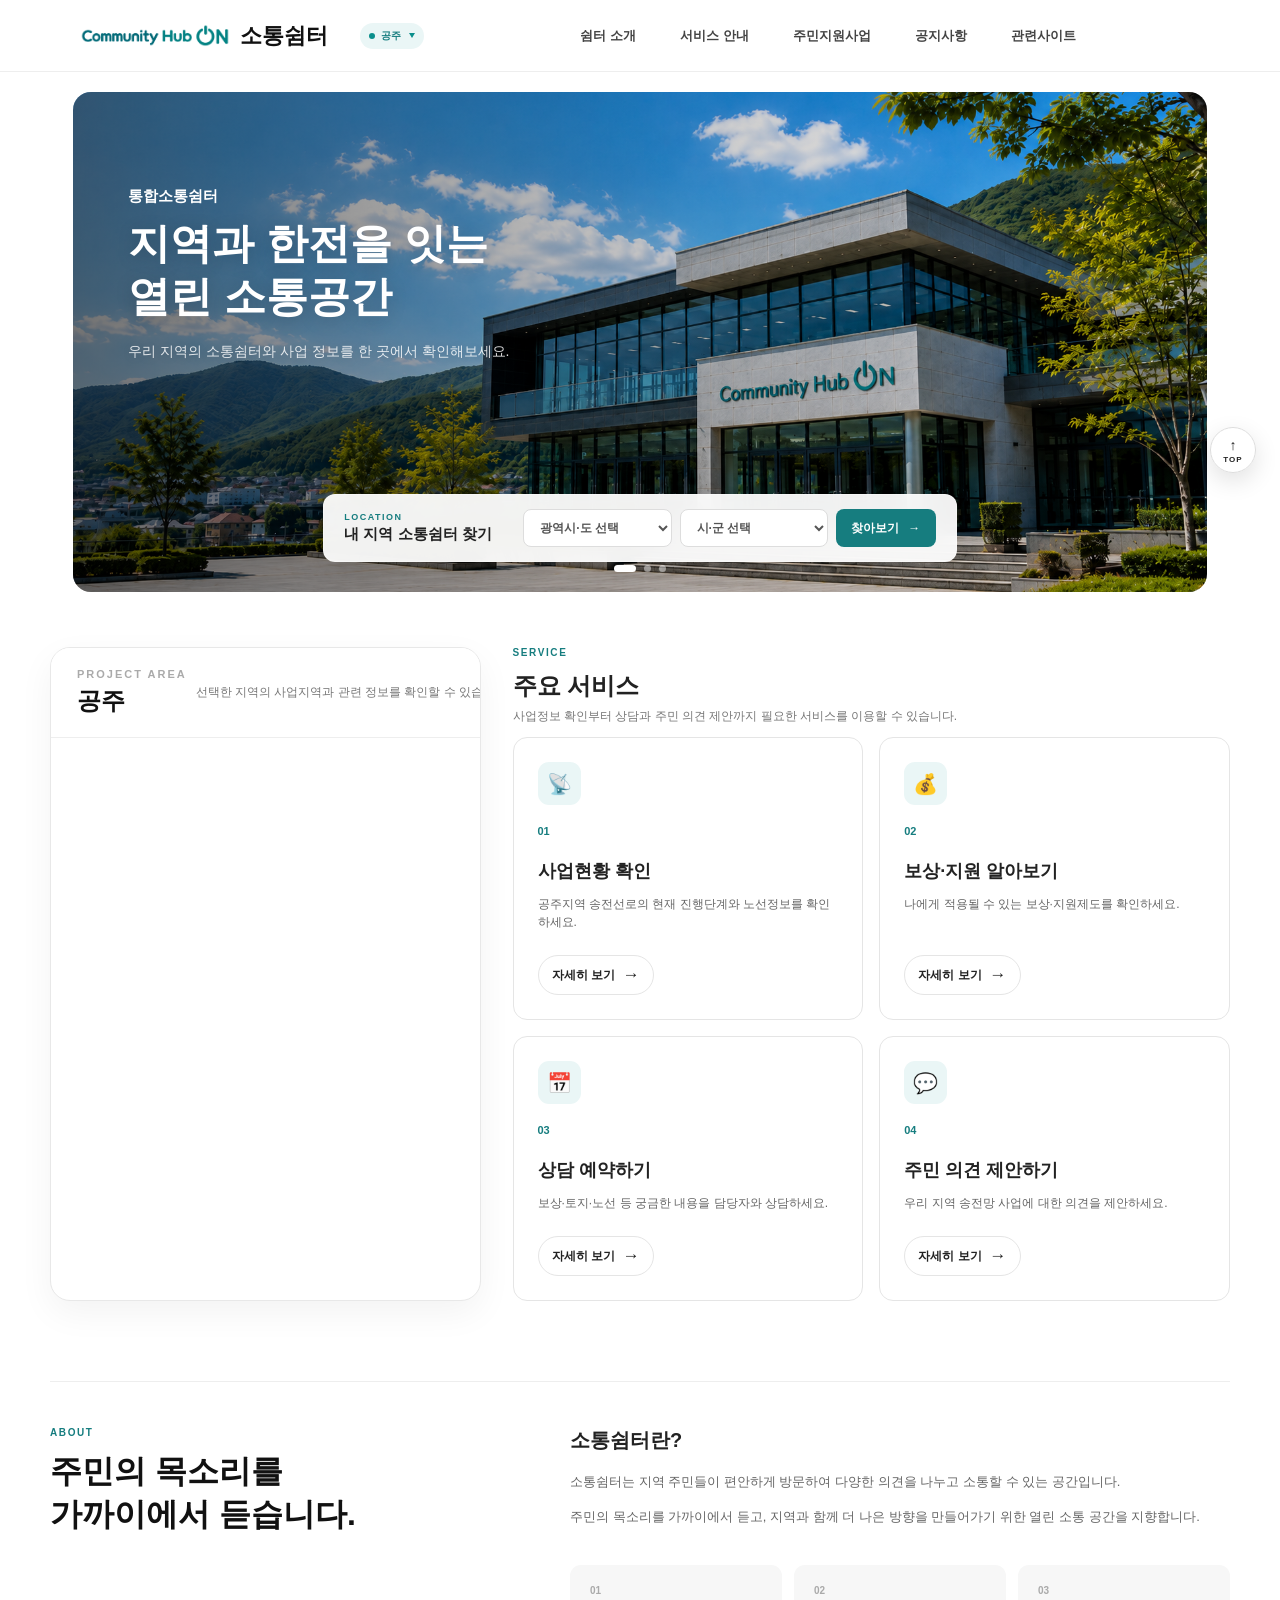
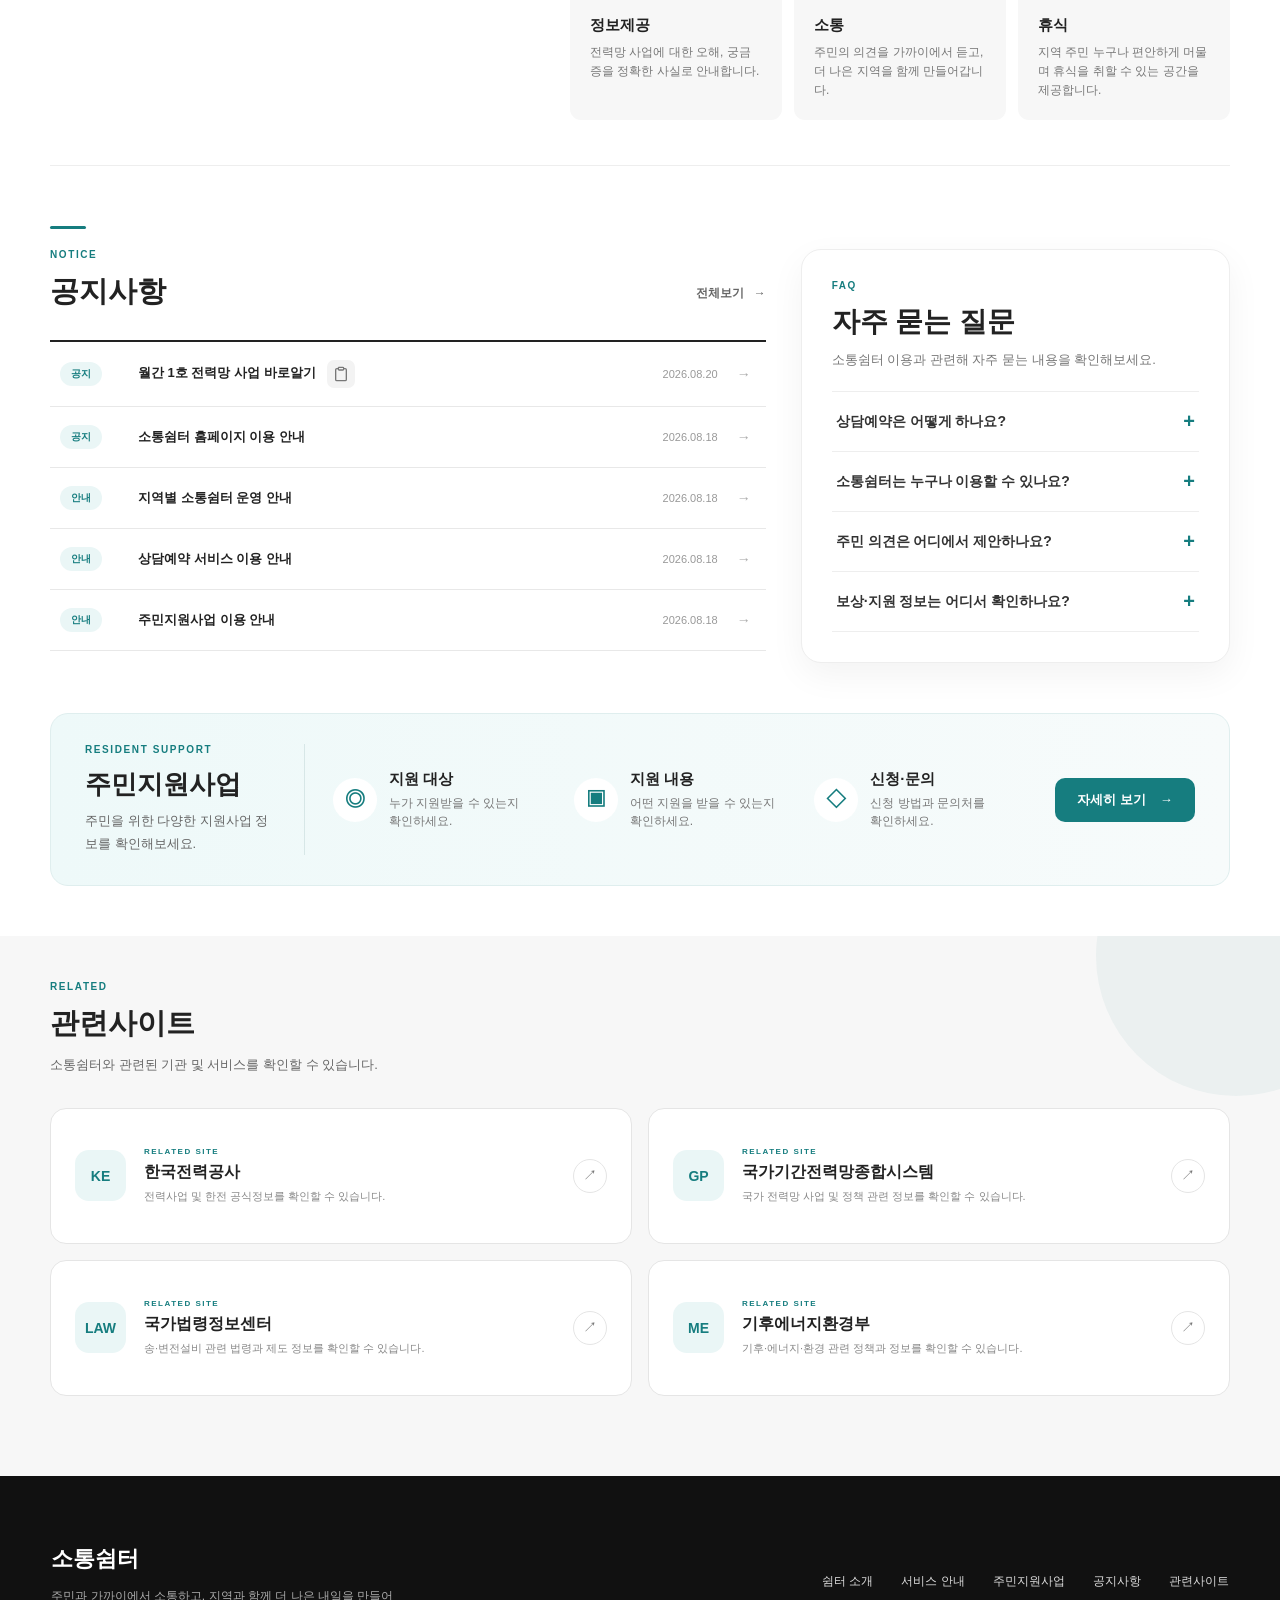
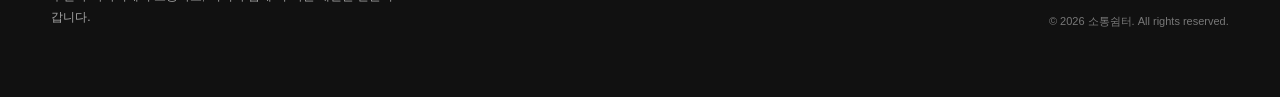
<file: index.html>
<!DOCTYPE html>
<html lang="ko">

<head>

    <meta charset="UTF-8">

    <meta
        name="viewport"
        content="width=device-width, initial-scale=1.0"
    >

    <title>소통쉼터</title>

    <link
        rel="stylesheet"
        href="style.css"
    >

</head>


<body>

    <!-- =========================
         HEADER
    ========================== -->

    <header class="header">

        <div class="header-inner">


            <!-- 로고 -->
            <a href="index.html" class="logo-link">

                <img
                    src="images/community-hub-on.png"
                    alt="Community Hub ON"
                    class="header-brand-logo"
                >


                <h1 class="logo">
                    소통쉼터
                </h1>
            </a>


            <div class="header-region" id="headerRegionButton">

                <span class="header-region-dot"></span>

                <span id="headerRegionName">
                    공주
                </span>

                <span class="header-region-arrow"></span>

                <div class="header-region-dropdown" id="headerRegionDropdown">

                    <button data-region="공주">공주</button>
                    <button data-region="평창">평창</button>
                    <button data-region="태백">태백</button>
                    <button data-region="홍천">홍천</button>
                    <button data-region="괴산">괴산</button>
                    <button data-region="전주">전주</button>
                    <button data-region="고창">고창</button>

                </div>

            </div>


            <!-- 상단 메뉴 -->

            <nav class="main-nav">


                <!-- =========================
                    쉼터 소개
                ========================== -->

                <div class="nav-item">

                    <a href="#about">
                        쉼터 소개
                    </a>


                    <div class="mega-menu">

                        <div class="mega-menu-inner">


                            <div class="mega-title">

                                <p>
                                    ABOUT
                                </p>

                                <h2>
                                    쉼터 소개
                                </h2>

                                <span>
                                    주민과 가까이에서 소통하는
                                    소통쉼터를 소개합니다.
                                </span>

                            </div>


                            <div class="mega-column">

                                <h3>
                                    소통쉼터
                                </h3>

                                <a href="#about">
                                    쉼터 소개
                                </a>

                                <a href="#about">
                                    개소 목적
                                </a>

                            </div>


                            <div class="mega-column mega-column-wide">

                                <h3>
                                    지역별 쉼터
                                </h3>

                                <div class="region-links">
                                    <a href="detail.html?region=공주">공주</a>
                                    <a href="detail.html?region=평창">평창</a>
                                    <a href="detail.html?region=태백">태백</a>
                                    <a href="detail.html?region=홍천">홍천</a>
                                    <a href="detail.html?region=괴산">괴산</a>
                                    <a href="detail.html?region=전주">전주</a>
                                    <a href="detail.html?region=고창">고창</a>
                                </div>

                            </div>

                        </div>

                    </div>

                </div>


                <!-- =========================
                    서비스 안내
                ========================== -->

                <div class="nav-item">

                    <a href="#service">
                        서비스 안내
                    </a>


                    <div class="mega-menu">

                        <div class="mega-menu-inner">


                            <div class="mega-title">

                                <p>
                                    SERVICE
                                </p>

                                <h2>
                                    서비스 안내
                                </h2>

                                <span>
                                    소통쉼터에서 제공하는
                                    주요 서비스를 확인할 수 있습니다.
                                </span>

                            </div>


                           <div class="mega-column">

                                <h3>
                                    이용안내
                                </h3>

                                <a href="#" class="detail-menu-link" data-tab="status">
                                    사업현황
                                </a>

                                <a href="#" class="detail-menu-link" data-tab="operation">
                                    운영안내
                                </a>

                            </div>


                            <div class="mega-column">

                                <h3>
                                    공간안내
                                </h3>

                                <a href="#" class="detail-menu-link" data-tab="facility">
                                    시설안내
                                </a>

                                <a href="#" class="detail-menu-link" data-tab="reservation">
                                    상담예약
                                </a>

                            </div>


                            <div class="mega-column">

                                <h3>
                                    주민소통
                                </h3>

                                <a href="#" class="detail-menu-link" data-tab="suggestion">
                                    주민제안·경청
                                </a>

                            </div>


                        </div>

                    </div>

                </div>


                <!-- =========================
                    주민지원사업
                ========================== -->

                <div class="nav-item">

                    <a href="support.html">
                        주민지원사업
                    </a>


                    <div class="mega-menu">

                        <div class="mega-menu-inner">


                            <div class="mega-title">

                                <p>
                                    RESIDENT SUPPORT
                                </p>

                                <h2>
                                    주민지원사업
                                </h2>

                                <span>
                                    지역 주민을 위한 지원사업과
                                    관련 정보를 확인할 수 있습니다.
                                </span>

                            </div>


                            <div class="mega-column">

                                <h3>
                                    지원사업 안내
                                </h3>

                                <a href="support.html">
                                    주민공동지원사업 정보
                                </a>

                            </div>


                            <div class="mega-column">

                                <h3>
                                    관련 서비스
                                </h3>

                                <a href="detail.html?region=평창&tab=support">
                                    보상·지원 안내
                                </a>

                            </div>


                        </div>

                    </div>

                </div>


                <!-- =========================
                    공지사항
                ========================== -->

                <div class="nav-item">

                    <a href="notice.html">
                        공지사항
                    </a>


                    <div class="mega-menu">

                        <div class="mega-menu-inner">


                            <div class="mega-title">

                                <p>
                                    NOTICE
                                </p>

                                <h2>
                                    공지사항
                                </h2>

                                <span>
                                    소통쉼터의 새로운 소식과
                                    이용 안내를 확인할 수 있습니다.
                                </span>

                            </div>


                            <div class="mega-column">

                                <h3>
                                    공지
                                </h3>

                                <a href="notice.html">
                        공지사항
                    </a>

                                <a href="#notice">
                                    운영 안내
                                </a>

                            </div>


                            <div class="mega-column">

                                <h3>
                                    이용 도움
                                </h3>

                                <a href="#faq">
                                    FAQ
                                </a>

                                <a href="#notice">
                                    이용문의
                                </a>

                            </div>


                            <div class="mega-column">

                                <h3>
                                    최근 안내
                                </h3>

                                <a href="#notice">
                                    상담예약 안내
                                </a>

                                <a href="#notice">
                                    지역별 운영 안내
                                </a>

                            </div>


                        </div>

                    </div>

                </div>


                <!-- =========================
                    관련사이트
                ========================== -->

                <div class="nav-item">

                    <a href="#related">
                        관련사이트
                    </a>


                    <div class="mega-menu">

                        <div class="mega-menu-inner">


                            <div class="mega-title">

                                <p>
                                    RELATED
                                </p>

                                <h2>
                                    관련사이트
                                </h2>

                                <span>
                                    소통쉼터와 관련된 기관과
                                    주요 사이트를 확인할 수 있습니다.
                                </span>

                            </div>


                            <div class="mega-column">

                                <h3>
                                    관련기관
                                </h3>

                                 <a
                                    href="https://www.kepco.co.kr/"
                                    target="_blank"
                                    rel="noopener noreferrer"
                                >
                                    한국전력공사
                                </a>

                                <a
                                    href="https://www.k-gridinfo.kr/power-grid/index.do"
                                    target="_blank"
                                    rel="noopener noreferrer"
                                >
                                    국가기간전력망 종합관리시스템
                                </a>

                            </div>


                            <div class="mega-column">

                                <h3>
                                    관련기관
                                </h3>

                                <a
                                    href="https://www.law.go.kr/"
                                    target="_blank"
                                    rel="noopener noreferrer"
                                >
                                    국가법령정보센터
                                </a>

                                <a
                                    href="https://www.mcee.go.kr/"
                                    target="_blank"
                                    rel="noopener noreferrer"
                                >
                                    기후에너지환경부
                                </a>

                            </div>


                            <div class="mega-column">

                                <h3>
                                    기타
                                </h3>

                                <a href="#related">
                                    관련사이트 전체보기
                                </a>

                            </div>


                        </div>

                    </div>

                </div>


            </nav>

            <!-- 햄버거 메뉴 -->

            <button
                class="menu-button"
                id="menuButton"
                aria-label="메뉴 열기"
            >

                <span></span>
                <span></span>
                <span></span>

            </button>

        </div>

    </header>

    <!-- =========================
         MAIN
    ========================== -->

    <main>


        <!-- =========================
             메인 사진 슬라이더
        ========================== -->

        <section class="hero">

            <div class="hero-slider">


                <!-- 슬라이드 1 -->

                <div
                    class="slide active"
                    style="background-image: url('images/main1.png');"
                >

                    <div class="slide-overlay"></div>

                    <div class="slide-content hero-main-content">

                        <p class="hero-main-label">
                            통합소통쉼터
                        </p>

                        <h2>
                            지역과 한전을 잇는<br>
                            열린 소통공간
                        </h2>

                        <span class="hero-main-description">
                            우리 지역의 소통쉼터와 사업 정보를
                            한 곳에서 확인해보세요.
                        </span>

                    </div>

                </div>


                <!-- 슬라이드 2 -->

                <div
                    class="slide"
                    style="background-image: url('images/main2.png');"
                >

                    <div class="slide-overlay"></div>

                    <div class="slide-content">

                        <p>
                            COMMUNICATION
                        </p>

                        <h2>
                            가까이에서 듣고<br>
                            함께 소통합니다
                        </h2>

                        <span>
                            주민 누구나 편하게 방문할 수 있는
                            소통 공간입니다.
                        </span>

                    </div>

                </div>


                <!-- 슬라이드 3 -->

                <div
                    class="slide"
                    style="background-image: url('images/main3.png');"
                >

                    <div class="slide-overlay"></div>

                    <div class="slide-content">

                        <p>
                            TOGETHER
                        </p>

                        <h2>
                            지역과 함께 만드는<br>
                            더 나은 내일
                        </h2>

                        <span>
                            평창·태백·홍천·괴산·전주·고창의
                            소통쉼터를 만나보세요.
                        </span>

                    </div>

                </div>


                <!-- 지역 검색 -->

                <div class="hero-region-search">

                    <div class="hero-region-search-title">

                        <span>
                            LOCATION
                        </span>

                        <strong>
                            내 지역 소통쉼터 찾기
                        </strong>

                    </div>


                    <div class="hero-region-search-form">

                        <select id="heroProvince">

                            <option value="">
                                광역시·도 선택
                            </option>

                            <option value="강원">
                                강원특별자치도
                            </option>

                            <option value="충남">
                                충청남도
                            </option>

                            <option value="충북">
                                충청북도
                            </option>

                            <option value="전북">
                                전북특별자치도
                            </option>

                        </select>


                        <select id="heroCity">

                            <option value="">
                                시·군 선택
                            </option>

                        </select>


                        <button
                            type="button"
                            id="heroRegionSearchButton"
                        >
                            찾아보기

                            <span>
                                →
                            </span>

                        </button>

                    </div>

                </div>


                <!-- 슬라이드 페이지 표시 -->

                <div class="slider-dots">

                    <button
                        class="dot active"
                        data-slide="0"
                        aria-label="첫 번째 슬라이드"
                    ></button>

                    <button
                        class="dot"
                        data-slide="1"
                        aria-label="두 번째 슬라이드"
                    ></button>

                    <button
                        class="dot"
                        data-slide="2"
                        aria-label="세 번째 슬라이드"
                    ></button>

                </div>


            </div>

        </section>


        <!-- =========================
             지역별 소통쉼터 제목
        ========================== -->

        <div
            class="section-heading"
            id="location"
        >

            <p class="section-label">
                LOCATION
            </p>

            <h2>
                지역별 소통쉼터
            </h2>

            <p>
                원하는 지역을 선택하면 해당 소통쉼터의 위치를
                지도에서 확인할 수 있습니다.
            </p>

        </div>


        <!-- =========================
             지역 / 지도 + 주요 서비스
        ========================== -->

        <section class="region-section">


            <!-- 지역 선택 -->
            <!-- JS 연동을 위해 유지 -->

            <div class="region-tabs">

                <button
                    class="region-tab active"
                    data-region="공주"
                >
                    공주
                </button>

                <button
                    class="region-tab"
                    data-region="평창"
                >
                    평창
                </button>

                <button
                    class="region-tab"
                    data-region="태백"
                >
                    태백
                </button>

                <button
                    class="region-tab"
                    data-region="홍천"
                >
                    홍천
                </button>

                <button
                    class="region-tab"
                    data-region="괴산"
                >
                    괴산
                </button>

                <button
                    class="region-tab"
                    data-region="전주"
                >
                    전주
                </button>

                <button
                    class="region-tab"
                    data-region="고창"
                >
                    고창
                </button>

            </div>


            <!-- =========================
                 왼쪽 지도 / 오른쪽 주요 서비스
            ========================== -->

            <div class="map-container">


                <!-- =========================
                     왼쪽 : 지도
                ========================== -->

                <div class="map-side">


                    <div class="map-header">

                        <div>

                            <p class="map-label">
                                PROJECT AREA
                            </p>

                            <h2 id="selectedRegion">
                                공주
                            </h2>

                        </div>


                        <p id="regionDescription">
                            선택한 지역의 사업지역과 관련 정보를 확인할 수 있습니다.
                        </p>

                    </div>


                    <div class="map">

                        <div id="kakaoMap"></div>

                    </div>


                </div>


                <!-- =========================
                     오른쪽 : 주요 서비스
                ========================== -->

                <div
                    class="map-service-side"
                    id="service"
                >


                    <div class="map-service-header">

                        <p class="section-label">
                            SERVICE
                        </p>

                        <h2>
                            주요 서비스
                        </h2>

                        <p>
                            사업정보 확인부터 상담과 주민 의견 제안까지
                            필요한 서비스를 이용할 수 있습니다.
                        </p>

                    </div>


                    <div class="service-grid">


                        <!-- 01 사업현황 확인 -->

                        <article class="service-card">

                            <div class="service-icon">
                                📡
                            </div>

                            <div class="service-number">
                                01
                            </div>

                            <h3>
                                사업현황 확인
                            </h3>

                            <p>
                                공주지역 송전선로의 현재 진행단계와
                                노선정보를 확인하세요.
                            </p>

                            <button
                                class="service-button"
                                data-service="status"
                            >

                                <span class="service-button-text">
                                    자세히 보기
                                </span>

                                <span class="service-button-arrow">
                                    →
                                </span>

                            </button>

                        </article>


                        <!-- 02 보상·지원 알아보기 -->

                        <article class="service-card">

                            <div class="service-icon">
                                💰
                            </div>

                            <div class="service-number">
                                02
                            </div>

                            <h3>
                                보상·지원 알아보기
                            </h3>

                            <p>
                                나에게 적용될 수 있는 보상·지원제도를
                                확인하세요.
                            </p>

                            <button
                                class="service-button"
                                data-service="support"
                            >

                                <span class="service-button-text">
                                    자세히 보기
                                </span>

                                <span class="service-button-arrow">
                                    →
                                </span>

                            </button>

                        </article>


                        <!-- 03 상담 예약하기 -->

                        <article class="service-card">

                            <div class="service-icon">
                                📅
                            </div>

                            <div class="service-number">
                                03
                            </div>

                            <h3>
                                상담 예약하기
                            </h3>

                            <p>
                                보상·토지·노선 등 궁금한 내용을
                                담당자와 상담하세요.
                            </p>

                            <button
                                class="service-button"
                                data-service="reservation"
                            >

                                <span class="service-button-text">
                                    자세히 보기
                                </span>

                                <span class="service-button-arrow">
                                    →
                                </span>

                            </button>

                        </article>


                        <!-- 04 주민 의견 제안하기 -->

                        <article class="service-card">

                            <div class="service-icon">
                                💬
                            </div>

                            <div class="service-number">
                                04
                            </div>

                            <h3>
                                주민 의견 제안하기
                            </h3>

                            <p>
                                우리 지역 송전망 사업에 대한
                                의견을 제안하세요.
                            </p>

                            <button
                                class="service-button"
                                data-service="suggestion"
                            >

                                <span class="service-button-text">
                                    자세히 보기
                                </span>

                                <span class="service-button-arrow">
                                    →
                                </span>

                            </button>

                        </article>


                    </div>


                </div>


            </div>


        </section>

        <!-- =========================
             쉼터 소개
        ========================= -->

        <section
            class="about-section"
            id="about"
        >

            <div class="about-inner">


                <!-- 왼쪽 -->

                <div class="about-title">

                    <p class="section-label">
                        ABOUT
                    </p>

                    <h2>
                        주민의 목소리를<br>
                        가까이에서 듣습니다.
                    </h2>

                </div>


                <!-- 오른쪽 -->

                <div class="about-content">

                    <h3>
                        소통쉼터란?
                    </h3>

                    <p>
                        소통쉼터는 지역 주민들이 편안하게 방문하여
                        다양한 의견을 나누고 소통할 수 있는 공간입니다.
                    </p>

                    <p>
                        주민의 목소리를 가까이에서 듣고,
                        지역과 함께 더 나은 방향을 만들어가기 위한
                        열린 소통 공간을 지향합니다.
                    </p>


                    <div class="about-features">


                        <div class="about-feature">

                            <span>
                                01
                            </span>

                            <strong>
                                정보제공
                            </strong>

                            <p>
                                전력망 사업에 대한 오해, 궁금증을
                                정확한 사실로 안내합니다.
                            </p>

                        </div>


                        <div class="about-feature">

                            <span>
                                02
                            </span>

                            <strong>
                                소통
                            </strong>

                            <p>
                                주민의 의견을 가까이에서 듣고,
                                더 나은 지역을 함께 만들어갑니다.
                            </p>

                        </div>


                        <div class="about-feature">

                            <span>
                                03
                            </span>

                            <strong>
                                휴식
                            </strong>

                            <p>
                                지역 주민 누구나 편안하게 머물며
                                휴식을 취할 수 있는 공간을 제공합니다.
                            </p>

                        </div>


                    </div>

                </div>


            </div>

        </section>



        <!-- =========================
             공지사항 + FAQ
        ========================= -->

        <section
            class="notice-section"
            id="notice"
        >

            <div class="notice-faq-layout">


                <!-- =========================
                     왼쪽 : 공지사항
                ========================== -->

                <div class="notice-inner">


                    <div class="notice-header">

                        <div>

                            <p class="section-label">
                                NOTICE
                            </p>

                            <h2>
                                공지사항
                            </h2>

                        </div>


                        <a href="notice.html" class="notice-more">
                            전체보기
                            <span class="notice-more-arrow">→</span>
                        </a>


                    </div>


                    <div class="notice-list">

                        <button
                            class="notice-item"
                            data-category="공지"
                            data-title="월간 1호 전력망 사업 바로알기"
                            data-date="2026.08.20"
                            data-content="전력망 사업의 추진 배경과 주요 내용, 관련 정보를 이해하기 쉽게 정리하여 안내드립니다. 자세한 내용은 첨부파일을 확인해주세요."
                            data-file="files/월간 1호 전력망 사업 바로알기.pdf"
                            data-file-name="월간 1호 전력망 사업 바로알기.pdf"
                        >

                            <span class="notice-category">
                                공지
                            </span>

                            <strong>
                                월간 1호 전력망 사업 바로알기
                                <span class="file-icon" title="첨부파일 있음">

                                    <svg
                                        viewBox="0 0 6.35 6.35"
                                        width="16"
                                        height="16"
                                        xmlns="http://www.w3.org/2000/svg"
                                    >
                                        <path
                                            fill="currentColor"
                                            d="M2.43.265c-.3 0-.548.236-.573.53h-.328a.74.74 0 0 0-.735.734v3.822a.74.74 0 0 0 .735.734H4.82a.74.74 0 0 0 .735-.734V1.529a.74.74 0 0 0-.735-.735h-.328a.58.58 0 0 0-.573-.53zm0 .529h1.49c.032 0 .049.017.049.049v.431c0 .032-.017.049-.049.049H2.43c-.032 0-.05-.017-.05-.049V.843c0-.032.018-.05.05-.05zm-.901.53h.328c.026.292.274.528.573.528h1.49a.58.58 0 0 0 .573-.529h.328a.2.2 0 0 1 .206.206v3.822a.2.2 0 0 1-.206.205H1.53a.2.2 0 0 1-.206-.205V1.529a.2.2 0 0 1 .206-.206z"
                                        ></path>
                                    </svg>

                                </span>
                            </strong>

                            <span class="notice-date">
                                2026.08.20
                            </span>

                            <span class="notice-arrow">
                                →
                            </span>

                        </button>


                        <button
                            class="notice-item"
                            data-category="공지"
                            data-title="소통쉼터 홈페이지 이용 안내"
                            data-date="2026.08.18"
                            data-content="소통쉼터 홈페이지를 이용해주셔서 감사합니다. 지역별 쉼터 위치와 운영안내, 상담예약 등의 서비스를 확인하실 수 있습니다."
                        >

                            <span class="notice-category">
                                공지
                            </span>

                            <strong>
                                소통쉼터 홈페이지 이용 안내
                            </strong>

                            <span class="notice-date">
                                2026.08.18
                            </span>

                            <span class="notice-arrow">
                                →
                            </span>

                        </button>


                        <button type="button" class="notice-item"
                                data-category="안내"
                                data-title="지역별 소통쉼터 운영 안내"
                                data-date="2026.08.18"
                                data-content="지역별 소통쉼터의 운영 정보와 이용 방법을 안내드립니다.">

                            <span class="notice-category">
                                안내
                            </span>

                            <strong>
                                지역별 소통쉼터 운영 안내
                            </strong>

                            <span class="notice-date">
                                2026.08.18
                            </span>

                            <span class="notice-arrow">
                                →
                            </span>

                        </button>


                        <button type="button" class="notice-item"
                                data-category="안내"
                                data-title="상담예약 서비스 이용 안내"
                                data-date="2026.08.18"
                                data-content="소통쉼터 상담예약 서비스 이용 방법과 절차를 안내드립니다.">

                            <span class="notice-category">
                                안내
                            </span>

                            <strong>
                                상담예약 서비스 이용 안내
                            </strong>

                            <span class="notice-date">
                                2026.08.18
                            </span>

                            <span class="notice-arrow">
                                →
                            </span>

                        </button>


                        <div
                            class="notice-extra"
                            id="noticeExtra"
                        >


                            <button type="button" class="notice-item"
                                data-category="공지"
                                data-title="소통쉼터 시설 이용 안내"
                                data-date="2026.08.10"
                                data-content="소통쉼터 시설 이용에 필요한 주요 사항을 안내드립니다.">

                                <span class="notice-category">
                                    공지
                                </span>

                                <strong>
                                    소통쉼터 시설 이용 안내
                                </strong>

                                <span class="notice-date">
                                    2026.08.10
                                </span>

                            </button>


                            <button type="button" class="notice-item"
                                data-category="안내"
                                data-title="주민제안·경청 서비스 안내"
                                data-date="2026.08.05"
                                data-content="주민제안·경청 서비스 이용 방법과 의견 접수 절차를 안내드립니다.">

                                <span class="notice-category">
                                    안내
                                </span>

                                <strong>
                                    주민제안·경청 서비스 안내
                                </strong>

                                <span class="notice-date">
                                    2026.08.05
                                </span>

                            </button>


                        </div>

                        <button type="button" class="notice-item"
                                data-category="안내"
                                data-title="주민지원사업 이용 안내"
                                data-date="2026.08.18"
                                data-content="주민지원사업 관련 정보와 이용 방법을 안내드립니다.">

                            <span class="notice-category">
                                안내
                            </span>

                            <strong>
                                주민지원사업 이용 안내
                            </strong>

                            <span class="notice-date">
                                2026.08.18
                            </span>

                            <span class="notice-arrow">
                                →
                            </span>

                        </button>


                    </div>


                </div>



                <!-- =========================
                     오른쪽 : FAQ
                ========================== -->

                <div
                    class="faq-summary"
                    id="faq"
                >


                    <div class="faq-summary-header">

                        <p class="section-label">
                            FAQ
                        </p>

                        <h2>
                            자주 묻는 질문
                        </h2>

                        <p>
                            소통쉼터 이용과 관련해
                            자주 묻는 내용을 확인해보세요.
                        </p>

                    </div>


                    <div class="faq-summary-list">


                        <div class="faq-summary-item">

                            <button class="faq-summary-question">

                                <span>
                                    상담예약은 어떻게 하나요?
                                </span>

                                <strong>
                                    +
                                </strong>

                            </button>

                            <div class="faq-summary-answer">

                                <p>
                                    지역 상세페이지의 상담예약 메뉴에서
                                    날짜와 시간을 선택해 예약할 수 있습니다.
                                </p>

                            </div>

                        </div>


                        <div class="faq-summary-item">

                            <button class="faq-summary-question">

                                <span>
                                    소통쉼터는 누구나 이용할 수 있나요?
                                </span>

                                <strong>
                                    +
                                </strong>

                            </button>

                            <div class="faq-summary-answer">

                                <p>
                                    지역 주민이 이용할 수 있는
                                    열린 소통 공간으로 운영됩니다.
                                </p>

                            </div>

                        </div>


                        <div class="faq-summary-item">

                            <button class="faq-summary-question">

                                <span>
                                    주민 의견은 어디에서 제안하나요?
                                </span>

                                <strong>
                                    +
                                </strong>

                            </button>

                            <div class="faq-summary-answer">

                                <p>
                                    지역 상세페이지의 주민제안·경청 메뉴에서
                                    의견을 작성하고 등록할 수 있습니다.
                                </p>

                            </div>

                        </div>


                        <div class="faq-summary-item">

                            <button class="faq-summary-question">

                                <span>
                                    보상·지원 정보는 어디서 확인하나요?
                                </span>

                                <strong>
                                    +
                                </strong>

                            </button>

                            <div class="faq-summary-answer">

                                <p>
                                    주요 서비스의 보상·지원 안내에서
                                    관련 정보를 확인할 수 있습니다.
                                </p>

                            </div>

                        </div>

                    </div>

                </div>

            </div>

        </section>

        <!-- =========================
             주민지원사업 요약
        ========================= -->

        <section
            class="resident-support-summary"
            id="resident-support-summary"
        >

            <div class="resident-support-inner">


                <!-- 왼쪽 제목 -->

                <div class="resident-support-title">

                    <p class="section-label">
                        RESIDENT SUPPORT
                    </p>

                    <h2>
                        주민지원사업
                    </h2>

                    <p>
                        주민을 위한 다양한 지원사업 정보를
                        확인해보세요.
                    </p>

                </div>


                <!-- 지원 대상 -->

                <div class="resident-support-item">

                    <div class="resident-support-icon">
                        ◎
                    </div>

                    <div>

                        <h3>
                            지원 대상
                        </h3>

                        <p>
                            누가 지원받을 수 있는지
                            확인하세요.
                        </p>

                    </div>

                </div>


                <!-- 지원 내용 -->

                <div class="resident-support-item">

                    <div class="resident-support-icon">
                        ▣
                    </div>

                    <div>

                        <h3>
                            지원 내용
                        </h3>

                        <p>
                            어떤 지원을 받을 수 있는지
                            확인하세요.
                        </p>

                    </div>

                </div>


                <!-- 신청·문의 -->

                <div class="resident-support-item">

                    <div class="resident-support-icon">
                        ◇
                    </div>

                    <div>

                        <h3>
                            신청·문의
                        </h3>

                        <p>
                            신청 방법과 문의처를
                            확인하세요.
                        </p>

                    </div>

                </div>


                <!-- 자세히 보기 -->

                <a
                    href="support.html"
                    class="resident-support-button"
                >
                    자세히 보기

                    <span>
                        →
                    </span>

                </a>


            </div>

        </section>



        <!-- =========================
             관련사이트
        ========================= -->

        <section
            class="related-section"
            id="related"
        >

            <div class="related-inner">


                <div class="related-header">

                    <p class="section-label">
                        RELATED
                    </p>

                    <h2>
                        관련사이트
                    </h2>

                    <p>
                        소통쉼터와 관련된 기관 및 서비스를
                        확인할 수 있습니다.
                    </p>

                </div>


                <div class="related-grid">


                    <!-- 한국전력공사 -->

                    <a
                        href="https://home.kepco.co.kr/"
                        target="_blank"
                        rel="noopener noreferrer"
                        class="related-card"
                    >

                        <div class="related-icon">
                            <span>
                                KE
                            </span>
                        </div>


                        <div class="related-info">

                            <span class="related-type">
                                RELATED SITE
                            </span>

                            <h3>
                                한국전력공사
                            </h3>

                            <p>
                                전력사업 및 한전 공식정보를
                                확인할 수 있습니다.
                            </p>

                        </div>


                        <div class="related-arrow">
                            ↗
                        </div>

                    </a>



                    <!-- 국가기간전력망종합시스템 -->

                    <a
                        href="https://www.k-gridinfo.kr/power-grid/index.do"
                        target="_blank"
                        rel="noopener noreferrer"
                        class="related-card"
                    >

                        <div class="related-icon">
                            <span>
                                GP
                            </span>
                        </div>


                        <div class="related-info">

                            <span class="related-type">
                                RELATED SITE
                            </span>

                            <h3>
                                국가기간전력망종합시스템
                            </h3>

                            <p>
                                국가 전력망 사업 및
                                정책 관련 정보를 확인할 수 있습니다.
                            </p>

                        </div>


                        <div class="related-arrow">
                            ↗
                        </div>

                    </a>



                    <!-- 국가법령정보센터 -->

                    <a
                        href="https://www.law.go.kr/"
                        target="_blank"
                        rel="noopener noreferrer"
                        class="related-card"
                    >

                        <div class="related-icon">
                            <span>
                                LAW
                            </span>
                        </div>


                        <div class="related-info">

                            <span class="related-type">
                                RELATED SITE
                            </span>

                            <h3>
                                국가법령정보센터
                            </h3>

                            <p>
                                송·변전설비 관련 법령과
                                제도 정보를 확인할 수 있습니다.
                            </p>

                        </div>


                        <div class="related-arrow">
                            ↗
                        </div>

                    </a>



                    <!-- 기후 -->

                    <a
                         href="https://www.mcee.go.kr/"
                        target="_blank"
                        rel="noopener noreferrer"
                        class="related-card"
                    >

                        <div class="related-icon">
                            <span>
                                ME
                            </span>
                        </div>


                        <div class="related-info">

                            <span class="related-type">
                                RELATED SITE
                            </span>

                            <h3>
                                기후에너지환경부
                            </h3>

                            <p>
                                기후·에너지·환경 관련 정책과
                                정보를 확인할 수 있습니다.
                            </p>

                        </div>


                        <div class="related-arrow">
                            ↗
                        </div>

                    </a>


                </div>


            </div>

        </section>


    </main>

    <!-- =========================
         FOOTER
    ========================== -->

    <footer class="footer">

        <div class="footer-inner">


            <div class="footer-left">

                <h2>
                    소통쉼터
                </h2>

                <p>
                    주민과 가까이에서 소통하고,
                    지역과 함께 더 나은 내일을 만들어갑니다.
                </p>

            </div>


            <div class="footer-right">

                <div class="footer-menu">

                    <a href="#about">
                        쉼터 소개
                    </a>

                    <a href="#service">
                        서비스 안내
                    </a>

                    <a href="support.html">
                        주민지원사업
                    </a>

                    <a href="notice.html">
                        공지사항
                    </a>

                    <a href="#related">
                        관련사이트
                    </a>

                </div>


                <p class="footer-copy">
                    © 2026 소통쉼터. All rights reserved.
                </p>


                <button
                    class="top-button"
                    id="topButton"
                    aria-label="맨 위로 이동"
                >
                    ↑

                    <span>
                        TOP
                    </span>

                </button>


            </div>


        </div>

    </footer>



    <!-- =========================
         사이드 메뉴 배경
    ========================== -->

    <div
        class="menu-overlay"
        id="menuOverlay"
    ></div>



    <!-- =========================
         모바일 / 태블릿 사이드 메뉴
    ========================== -->

    <aside
        class="side-menu"
        id="sideMenu"
    >


        <!-- 메뉴 상단 -->

        <div class="side-menu-header">

            <h2>
                소통쉼터
            </h2>

            <button
                id="closeMenu"
                class="close-button"
                aria-label="메뉴 닫기"
            >
                ×
            </button>

        </div>



        <!-- 메뉴 내용 -->

        <div class="menu-content">


            <!-- 쉼터 소개 -->

            <div class="menu-group">

                <h3>
                    쉼터 소개
                </h3>

                <a href="#about">
                    쉼터 소개
                </a>

                <a href="#about">
                    개소 목적
                </a>

            </div>



            <!-- 서비스 안내 -->

            <div class="menu-group">

                <h3>
                    서비스 안내
                </h3>

                <a href="#service">
                    서비스 안내
                </a>

                <a href="detail.html?region=평창&tab=reservation">
                    상담예약
                </a>

                <a href="detail.html?region=평창&tab=suggestion">
                    주민제안·경청
                </a>

                <a href="detail.html?region=평창&tab=facility">
                    시설안내
                </a>

            </div>

            <!-- 주민지원사업 -->

            <div class="menu-group">

                <h3>
                    주민지원사업
                </h3>

                <a href="support.html">
                    주민공동지원사업 정보
                </a>

                <a href="detail.html?region=평창&tab=support">
                    보상·지원 안내
                </a>

            </div>



            <!-- 공지사항 -->

            <div class="menu-group">

                <h3>
                    공지사항
                </h3>

                <a href="notice.html">
                        공지사항
                    </a>

                <a href="#faq">
                    FAQ
                </a>

            </div>



            <!-- 관련 사이트 -->

            <div class="menu-group">

                <h3>
                    관련 사이트
                </h3>

                <a
                    href="https://home.kepco.co.kr/"
                    target="_blank"
                    rel="noopener noreferrer"
                >
                    한국전력공사
                </a>

                <a
                    href="#related"
                >
                    관련사이트
                </a>

            </div>


        </div>

    </aside>

    <!-- =========================
         공지사항 팝업
    ========================== -->

    <div class="modal" id="noticeModal">
        <div class="modal-box notice-modal-box">
            <button type="button" class="modal-close" id="noticeModalClose" aria-label="공지 팝업 닫기">×</button>
            <p class="modal-label" id="noticeModalCategory">공지</p>
            <h2 id="noticeModalTitle"></h2>
            <p class="notice-modal-date" id="noticeModalDate"></p>
            <p class="notice-modal-content" id="noticeModalContent"></p>
            <div class="notice-modal-file" id="noticeModalFile" style="display:none;">
                <strong>첨부파일</strong>
                <a id="noticeFileLink" href="#" target="_blank" rel="noopener noreferrer"></a>
            </div>
        </div>
    </div>

    <!-- =========================
         쉼터 정보 팝업
    ========================== -->

    <div
        class="modal"
        id="shelterModal"
    >

        <div class="modal-box">


            <button
                class="modal-close"
                id="modalClose"
                aria-label="팝업 닫기"
            >
                ×
            </button>


            <p class="modal-label">
                소통쉼터
            </p>


            <h2 id="modalName">
                쉼터 이름
            </h2>


            <p id="modalAddress">
                주소
            </p>


            <button class="detail-button">
                자세히 보기
            </button>


        </div>

    </div>

    <!-- =========================
         카카오맵 SDK
    ========================== -->

    <script
        src="https://dapi.kakao.com/v2/maps/sdk.js?appkey=df455211ce0ad9df1e1cfd5d2ec8507c&libraries=services&autoload=false"
    ></script>



    <!-- =========================
         메인 JavaScript
    ========================== -->

    <script src="script.js"></script>


</body>

</html>
</file>
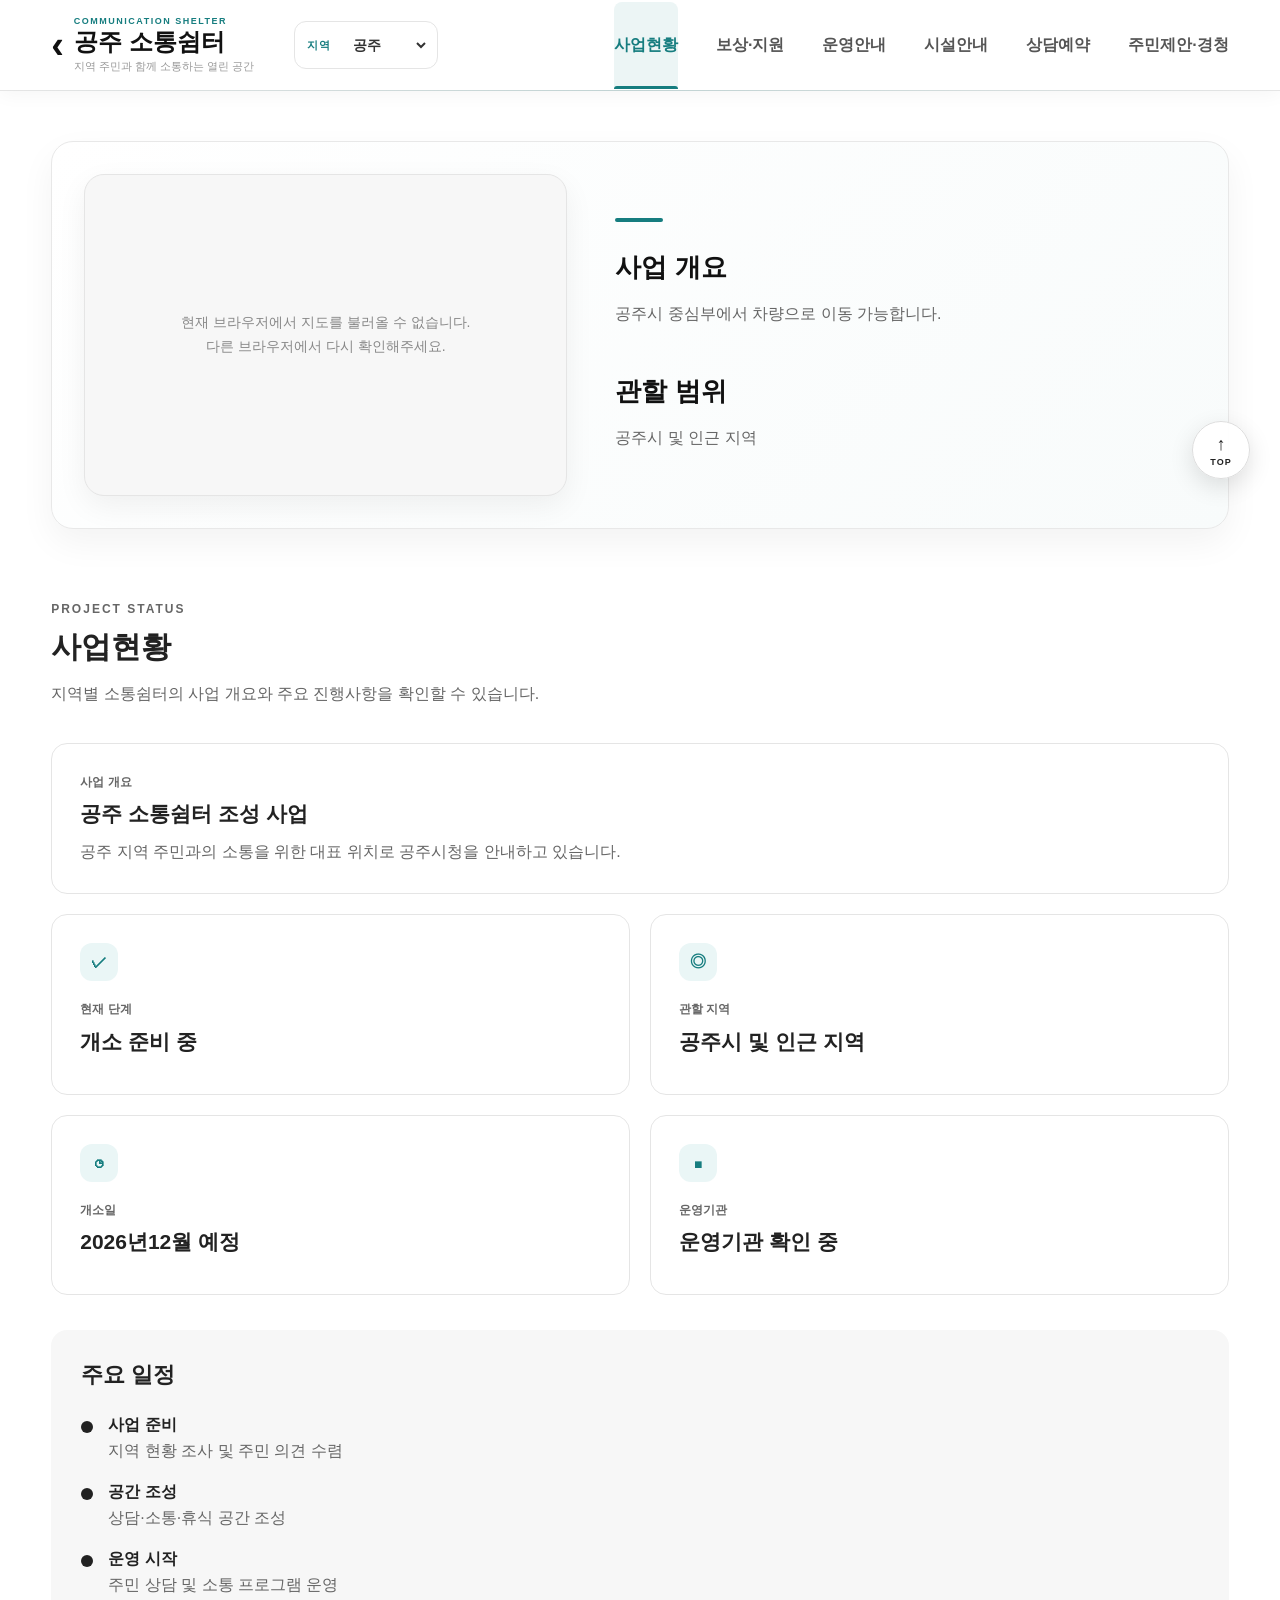
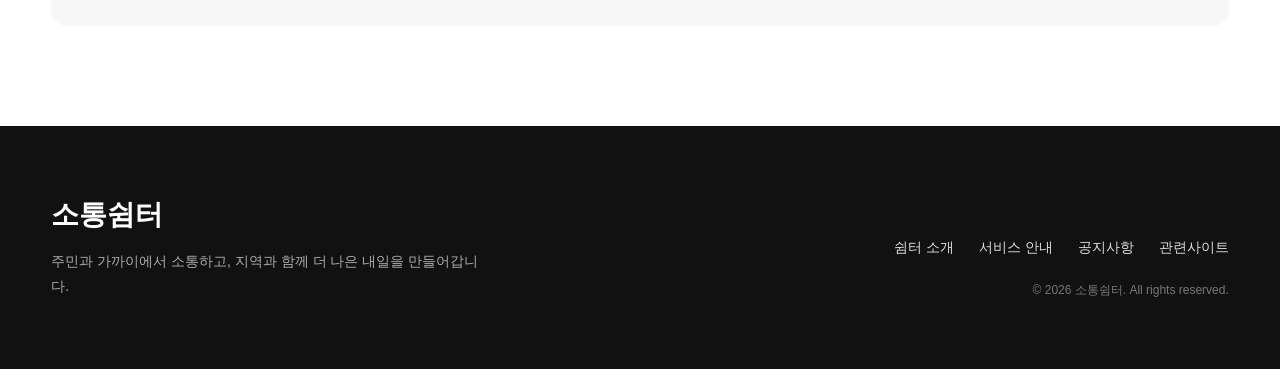
<file: detail.html>
<!DOCTYPE html>
<html lang="ko">

<head>

    <meta charset="UTF-8">

    <meta
        name="viewport"
        content="width=device-width, initial-scale=1.0"
    >

    <title>소통쉼터 상세</title>

    <link
        rel="stylesheet"
        href="style.css"
    >

</head>


<body class="detail-page">


<!-- =========================
     상세페이지 HEADER
========================= -->

<header class="detail-header">

    <div class="detail-header-inner">


        <a
            href="/"
            class="detail-logo"
        >
            <span class="back-arrow">
                ‹
            </span>

            <span class="detail-title-wrap">

                <span class="detail-eyebrow">
                    COMMUNICATION SHELTER
                </span>

                <span id="detailTitle">
                    소통쉼터
                </span>

                <span class="detail-subtitle">
                    지역 주민과 함께 소통하는 열린 공간
                </span>

            </span>
        </a>

        <div class="detail-region-select">

            <label for="regionSelect">
                지역
            </label>

            <select id="regionSelect">

                <option value="공주">
                    공주
                </option>

                <option value="평창">
                    평창
                </option>

                <option value="태백">
                    태백
                </option>

                <option value="홍천">
                    홍천
                </option>

                <option value="괴산">
                    괴산
                </option>

                <option value="전주">
                    전주
                </option>

                <option value="고창">
                    고창
                </option>

            </select>

        </div>


        <nav class="detail-nav">

            <button
                class="detail-nav-button active"
                data-detail="status"
            >
                사업현황
            </button>

            <button
                class="detail-nav-button"
                data-detail="support"
            >
                보상·지원
            </button>


            <button
                class="detail-nav-button"
                data-detail="operation"
            >
                운영안내
            </button>


            <button
                class="detail-nav-button"
                data-detail="facility"
            >
                시설안내
            </button>


            <button
                class="detail-nav-button"
                data-detail="reservation"
            >
                상담예약
            </button>


            <button
                class="detail-nav-button"
                data-detail="suggestion"
            >
                주민제안·경청
            </button>

        </nav>

    </div>

</header>



<!-- =========================
     상세페이지 MAIN
========================= -->

<main class="detail-main">


    <!-- =========================
         상단 공통 영역
    ========================== -->

    <section class="detail-overview">


        <!-- 지도 -->

        <div class="detail-map-area">

            <div id="detailMap"></div>

        </div>


        <!-- 기본 정보 -->

        <div class="detail-overview-text">

            <h2 id="overviewTitle">
                사업 개요
            </h2>


            <p id="overviewText">
                소통쉼터 사업 정보를 안내합니다.
            </p>


            <h2>
                관할 범위
            </h2>


            <p id="jurisdictionText">
                관할 지역 정보를 안내합니다.
            </p>

        </div>


    </section>



    <!-- =========================
         아래 변경 영역
    ========================== -->

    <section class="detail-content">


        <!-- 사업현황 -->

        <div
            class="detail-panel active"
            id="status"
        >

            <div class="status-header">

                <p class="status-subtitle">
                    PROJECT STATUS
                </p>

                <h2>
                    사업현황
                </h2>

                <p>
                    지역별 소통쉼터의 사업 개요와
                    주요 진행사항을 확인할 수 있습니다.
                </p>

            </div>


            <div class="status-grid">


                <!-- 사업 개요 -->

                <div class="status-card large">

                    <p class="status-label">
                        사업 개요
                    </p>

                    <h3 id="statusOverviewTitle">
                        소통쉼터 조성 사업
                    </h3>

                    <p id="statusOverviewText">
                        지역 주민과의 소통을 강화하고
                        편안한 상담 및 휴식 공간을 제공하기 위한 사업입니다.
                    </p>

                </div>


                <!-- 현재 단계 -->

                <div class="status-card">

                    <div class="status-icon">
                        ✓
                    </div>

                    <p class="status-label">
                        현재 단계
                    </p>

                    <h3 id="statusPhase">
                        운영 중
                    </h3>

                </div>


                <!-- 관할 지역 -->

                <div class="status-card">

                    <div class="status-icon">
                        ◎
                    </div>

                    <p class="status-label">
                        관할 지역
                    </p>

                    <h3 id="statusArea">
                        지역 정보
                    </h3>

                </div>


                <!-- 개소일 -->

                <div class="status-card">

                    <div class="status-icon">
                        ◷
                    </div>

                    <p class="status-label">
                        개소일
                    </p>

                    <h3 id="statusOpenDate">
                        확인 중
                    </h3>

                </div>


                <!-- 운영기관 -->

                <div class="status-card">

                    <div class="status-icon">
                        ◼
                    </div>

                    <p class="status-label">
                        운영기관
                    </p>

                    <h3 id="statusOperator">
                        운영기관 확인 중
                    </h3>

                </div>

            </div>


            <!-- 주요 일정 -->

            <div class="status-section">

                <h3>
                    주요 일정
                </h3>

                <div class="timeline">

                    <div class="timeline-item">

                        <span class="timeline-dot"></span>

                        <div>
                            <strong>
                                사업 준비
                            </strong>

                            <p>
                                지역 현황 조사 및 주민 의견 수렴
                            </p>
                        </div>

                    </div>


                    <div class="timeline-item">

                        <span class="timeline-dot"></span>

                        <div>
                            <strong>
                                공간 조성
                            </strong>

                            <p>
                                상담·소통·휴식 공간 조성
                            </p>
                        </div>

                    </div>


                    <div class="timeline-item">

                        <span class="timeline-dot"></span>

                        <div>
                            <strong>
                                운영 시작
                            </strong>

                            <p>
                                주민 상담 및 소통 프로그램 운영
                            </p>
                        </div>

                    </div>

                </div>

            </div>

        </div>

        <!-- 보상·지원 -->

        <div
            class="detail-panel"
            id="support"
        >

            <div class="status-header">

                <p class="status-subtitle">
                    COMPENSATION & SUPPORT
                </p>

                <h2>
                    보상·지원 알아보기
                </h2>

                <p>
                    지역과 사업 여건에 따라 적용될 수 있는
                    보상 및 지원제도를 확인할 수 있습니다.
                </p>

            </div>


            <div class="status-grid">

                <a
                    href="https://www.k-gridinfo.kr/power-grid/comnsupport/relocation-law/conts.do"
                    target="_blank"
                    rel="noopener noreferrer"
                    class="status-card large"
                >

                    <p class="status-label">
                        보상 안내
                    </p>

                    <h3>
                        사업 관련 보상제도
                    </h3>

                    <p>
                        송전선로 사업과 관련된 보상 대상과
                        절차에 대한 정보를 확인할 수 있습니다.
                    </p>

                    <span class="status-link">
                        자세히 보기
                        <span class="status-link-arrow">→</span>
                    </span>

                </a>


                <div class="status-card">

                    <div class="status-icon">
                        ✓
                    </div>

                    <p class="status-label">
                        지원제도
                    </p>

                    <h3>
                        지역 지원사업
                    </h3>

                    <p>
                        지역 주민에게 적용될 수 있는
                        지원사업을 확인할 수 있습니다.
                    </p>

                </div>


                <div
                    class="status-card compensation-card"
                    id="compensationCard"
                >

                    <div class="status-icon">
                        ◎
                    </div>

                    <p class="status-label">
                        상담
                    </p>

                    <h3>
                        보상 상담
                    </h3>

                    <p>
                        자세한 보상·지원 내용은
                        상담을 통해 확인할 수 있습니다.
                    </p>

                    <span class="status-link">
                        상담 안내 보기
                        <span class="status-link-arrow">→</span>
                    </span>

                </div>

            </div>

        </div>



        <!-- 운영안내 -->

        <div
            class="detail-panel"
            id="operation"
        >

            <h2>
                운영안내
            </h2>


            <div class="info-grid">

                <div class="info-card">

                    <div class="info-icon">
                        ◷
                    </div>

                    <p class="info-label">
                        운영시간
                    </p>

                    <h3 id="detailHours">
                        운영시간 확인 중
                    </h3>

                </div>


                <div class="info-card">

                    <div class="info-icon">
                        ◎
                    </div>

                    <p class="info-label">
                        위치
                    </p>

                    <h3 id="detailAddress">
                        주소 정보
                    </h3>

                </div>


                <div class="info-card">

                    <div class="info-icon">
                        ☎
                    </div>

                    <p class="info-label">
                        문의
                    </p>

                    <h3 id="detailPhone">
                        전화번호 확인 중
                    </h3>

                </div>

            </div>


            <div class="route-box">

                <div>

                    <div class="route-icon">
                        ➜
                    </div>

                    <p class="info-label">
                        찾아오는 길
                    </p>

                    <h3>
                        소통쉼터 방문 안내
                    </h3>

                    <p id="routeText">
                        방문 경로 정보가 표시됩니다.
                    </p>

                </div>

                <button
                    class="map-link-button"
                    id="mapLinkButton"
                >
                    지도에서 보기
                </button>

            </div>

        </div>



        <!-- 시설안내 -->

        <div
            class="detail-panel"
            id="facility"
        >

            <div class="facility-header">

                <p class="facility-subtitle">
                    FACILITY
                </p>

                <h2>
                    시설안내
                </h2>

                <p class="facility-description">
                    소통쉼터에서 이용할 수 있는 공간을 안내합니다.
                </p>

            </div>


            <div class="facility-grid">


                <!-- 상담실 -->

                <article class="facility-card">

                    <div class="facility-image">
                        <img
                            src="images/facility-consulting.png"
                            alt="소통쉼터 상담실"
                        >
                        
                    </div>

                    <div class="facility-info">

                        <span class="facility-number">
                            01
                        </span>

                        <h3>
                            상담실
                        </h3>

                        <p>
                            주민 상담과 의견 청취를 위한
                            독립적인 상담 공간입니다.
                        </p>

                    </div>

                </article>


                <!-- 주민 소통 공간 -->

                <article class="facility-card">

                    <div class="facility-image">
                        <img
                            src="images/facility-community.png"
                            alt="주민 소통 공간"
                        >
                    </div>

                    <div class="facility-info">

                        <span class="facility-number">
                            02
                        </span>

                        <h3>
                            주민 소통 공간
                        </h3>

                        <p>
                            지역 주민들이 편하게 모여
                            이야기를 나눌 수 있는 공간입니다.
                        </p>

                    </div>

                </article>


                <!-- 상담 / 안내 공간 -->

                <article class="facility-card">

                    <div class="facility-image">
                        <img
                            src="images/facility-guide.png"
                            alt="이해관계자 전용관"
                        >
                    </div>

                    <div class="facility-info">

                        <span class="facility-number">
                            03
                        </span>

                        <h3>
                            이해관계자 전용관
                        </h3>

                        <p>
                            이해관계자 대상으로 사업 관련 정보 제공,
                            의견 청취 공간입니다.
                        </p>

                    </div>

                </article>


                <!-- 휴식 공간 -->

                <article class="facility-card">

                    <div class="facility-image">
                        <img
                            src="images/facility-lounge.png"
                            alt="휴식 공간"
                        >
                    </div>

                    <div class="facility-info">

                        <span class="facility-number">
                            04
                        </span>

                        <h3>
                            휴식 공간
                        </h3>

                        <p>
                            방문객이 자유롭게 머물며
                            쉴 수 있는 편안한 공간입니다.
                        </p>

                    </div>

                </article>


            </div>

        </div>



        <!-- 상담예약 -->

        <div
            class="detail-panel"
            id="reservation"
        >

            <div class="reservation-header">

                <p class="reservation-subtitle">
                    RESERVATION
                </p>

                <h2>
                    상담예약
                </h2>

                <p>
                    원하는 날짜와 시간을 선택해 상담을 예약할 수 있습니다.
                </p>

            </div>


            <div class="reservation-layout">


                <!-- 날짜 선택 -->

                <div class="reservation-box">

                    <h3>
                        1. 날짜 선택
                    </h3>

                    <input
                        type="date"
                        id="reservationDate"
                    >

                </div>


                <!-- 시간 선택 -->

                <div class="reservation-box">

                    <h3>
                        2. 시간 선택
                    </h3>

                    <div class="time-buttons">

                        <button
                            class="time-button"
                            data-time="09:00"
                        >
                            09:00
                        </button>

                        <button
                            class="time-button"
                            data-time="10:00"
                        >
                            10:00
                        </button>

                        <button
                            class="time-button"
                            data-time="11:00"
                        >
                            11:00
                        </button>

                        <button
                            class="time-button"
                            data-time="13:00"
                        >
                            13:00
                        </button>

                        <button
                            class="time-button"
                            data-time="14:00"
                        >
                            14:00
                        </button>

                        <button
                            class="time-button"
                            data-time="15:00"
                        >
                            15:00
                        </button>

                        <button
                            class="time-button"
                            data-time="16:00"
                        >
                            16:00
                        </button>

                    </div>

                </div>


                <!-- 예약 확인 -->

                <div class="reservation-box reservation-summary">

                    <h3>
                        3. 예약 확인
                    </h3>

                    <p>
                        날짜 :
                        <strong id="selectedDateText">
                            선택 안됨
                        </strong>
                    </p>

                    <p>
                        시간 :
                        <strong id="selectedTimeText">
                            선택 안됨
                        </strong>
                    </p>

                    <button
                        class="reservation-submit"
                        id="reservationSubmit"
                    >
                        상담 예약하기
                    </button>

                </div>


            </div>

        </div>



        <!-- 주민제안 / 경청 -->

        <div
            class="detail-panel"
            id="suggestion"
        >

            <div class="suggestion-header">

                <p class="suggestion-subtitle">
                    LISTENING
                </p>

                <h2>
                    주민제안·경청
                </h2>

                <p>
                    지역 주민의 의견과 제안을 듣고
                    더 나은 소통쉼터를 만들어갑니다.
                </p>

            </div>


            <div class="suggestion-layout">


                <!-- 안내 영역 -->

                <div class="suggestion-guide">

                    <h3>
                        이용 안내
                    </h3>

                    <p>
                        소통쉼터 운영과 관련된 제안,
                        불편사항, 개선 의견 등을 남길 수 있습니다.
                    </p>

                    <ul>
                        <li>
                            작성한 내용은 운영 검토 후 확인됩니다.
                        </li>

                        <li>
                            개인정보가 포함된 내용은 작성에 주의해주세요.
                        </li>

                        <li>
                            실제 서비스에서는 본인인증 기능을 추가할 수 있습니다.
                        </li>
                    </ul>

                </div>


                <!-- 제안 작성 -->

                <form
                    class="suggestion-form"
                    id="suggestionForm"
                >

                    <div class="form-group">

                        <label for="suggestionName">
                            이름
                        </label>

                        <input
                            type="text"
                            id="suggestionName"
                            placeholder="이름을 입력해주세요"
                        >

                    </div>


                    <div class="form-group">

                        <label for="suggestionPhone">
                            연락처
                        </label>

                        <input
                            type="tel"
                            id="suggestionPhone"
                            placeholder="010-0000-0000"
                        >

                    </div>


                    <div class="form-group">

                        <label for="suggestionCategory">
                            제안 유형
                        </label>

                        <select id="suggestionCategory">

                            <option value="">
                                선택해주세요
                            </option>

                            <option value="운영">
                                운영 관련
                            </option>

                            <option value="시설">
                                시설 관련
                            </option>

                            <option value="상담">
                                상담 관련
                            </option>

                            <option value="기타">
                                기타
                            </option>

                        </select>

                    </div>


                    <div class="form-group">

                        <label for="suggestionTitle">
                            제목
                        </label>

                        <input
                            type="text"
                            id="suggestionTitle"
                            placeholder="제안 제목을 입력해주세요"
                        >

                    </div>


                    <div class="form-group full">

                        <label for="suggestionContent">
                            제안 내용
                        </label>

                        <textarea
                            id="suggestionContent"
                            rows="8"
                            placeholder="제안 내용을 입력해주세요"
                        ></textarea>

                    </div>


                    <div class="suggestion-submit-area">

                        <button
                            type="submit"
                            class="suggestion-submit"
                        >
                            제안 등록하기
                        </button>

                    </div>

                </form>

            </div>

        </div>


    </section>


</main>

<!-- =========================
     FOOTER
========================= -->

<footer class="footer">

    <div class="footer-inner">

        <div class="footer-left">

            <h2>
                소통쉼터
            </h2>

            <p>
                주민과 가까이에서 소통하고,
                지역과 함께 더 나은 내일을 만들어갑니다.
            </p>

        </div>


        <div class="footer-right">

            <div class="footer-menu">

                <a href="/#about">
                    쉼터 소개
                </a>

                <a href="/#service">
                    서비스 안내
                </a>

                <a href="/#notice">
                    공지사항
                </a>

                <a href="/#related">
                    관련사이트
                </a>

            </div>


            <p class="footer-copy">
                © 2026 소통쉼터. All rights reserved.
            </p>

        </div>

    </div>

</footer>

<button
    class="top-button"
    id="topButton"
    aria-label="맨 위로 이동"
>
    ↑
    <span>TOP</span>
</button>

<div
    class="compensation-popup"
    id="compensationPopup"
>
    <div class="compensation-popup-box">

        <div class="compensation-popup-icon">
            !
        </div>

        <h3>
            보상 상담 안내
        </h3>

        <p>
            현재 보상 상담 가능기간이 아닙니다.
        </p>

        <button
            type="button"
            id="compensationPopupClose"
        >
            확인
        </button>

    </div>
</div>



<script
    src="https://dapi.kakao.com/v2/maps/sdk.js?appkey=df455211ce0ad9df1e1cfd5d2ec8507c&libraries=services">
</script>

<script src="detail.js"></script>


</body>

</html>
</file>
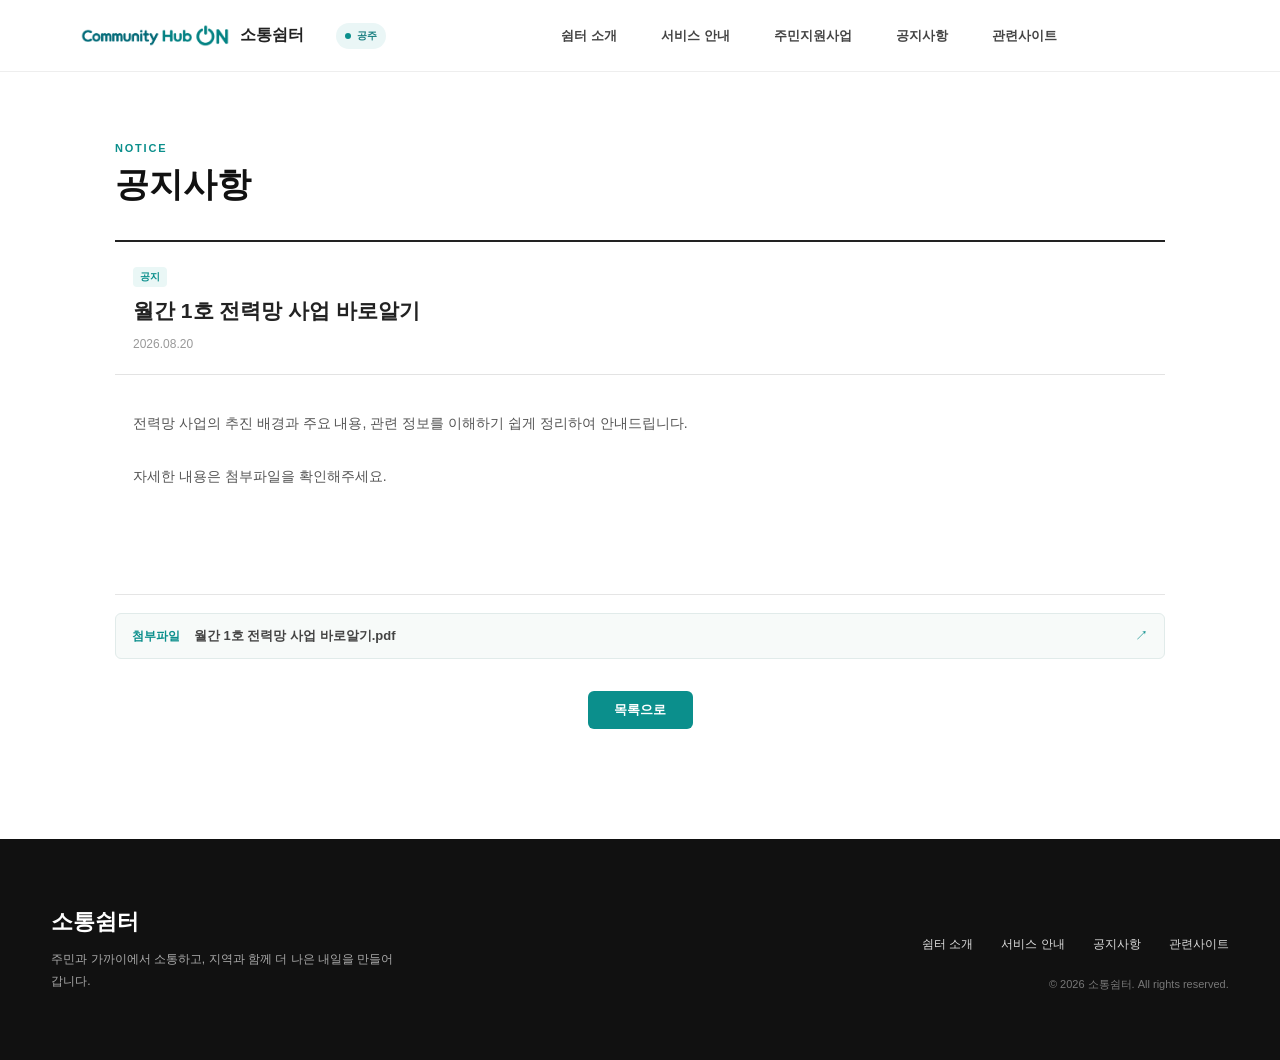
<file: notice-detail.html>
<!DOCTYPE html>
<html lang="ko">

<head>

    <meta charset="UTF-8">

    <meta
        name="viewport"
        content="width=device-width, initial-scale=1.0"
    >

    <title>공지사항 | 소통쉼터</title>

    <link
        rel="stylesheet"
        href="style.css"
    >

</head>

<body>


<!-- =========================
     HEADER
========================= -->

<header class="header">

    <div class="header-inner">

        <a
            href="index.html"
            class="logo-link"
        >
            <img
                src="images/community-hub-on.png"
                alt="Community Hub ON"
                class="header-brand-logo"
            >

            <strong>
                소통쉼터
            </strong>
        </a>


        <div class="header-region">

            <span class="header-region-dot"></span>

            <span>
                공주
            </span>

        </div>


        <nav class="main-nav">

            <a href="index.html#about">
                쉼터 소개
            </a>

            <a href="index.html#service">
                서비스 안내
            </a>

            <a href="support.html">
                주민지원사업
            </a>

            <a
                href="notice.html"
                class="active"
            >
                공지사항
            </a>

            <a href="index.html#related">
                관련사이트
            </a>

        </nav>

    </div>

</header>



<!-- =========================
     NOTICE DETAIL
========================= -->

<main class="notice-detail-page">

    <div class="notice-detail-head">

        <p class="notice-page-eyebrow">
            NOTICE
        </p>

        <h1>
            <a href="notice.html">
                공지사항
            </a>
        </h1>

    </div>


    <article class="notice-detail">

        <div class="notice-detail-title-area">

            <span
                class="notice-detail-category"
                id="noticeDetailCategory"
            >
                공지
            </span>

            <h2 id="noticeDetailTitle">
                공지사항 제목
            </h2>

            <span
                class="notice-detail-date"
                id="noticeDetailDate"
            >
                2026.08.20
            </span>

        </div>


        <div
            class="notice-detail-content"
            id="noticeDetailContent"
        >
            공지사항 내용이 표시됩니다.
        </div>


        <!-- 첨부파일 -->
        <div
            class="notice-detail-file"
            id="noticeDetailFile"
        >

            <div class="notice-detail-file-label">
                첨부파일
            </div>

            <a
                href="#"
                id="noticeDetailFileLink"
                target="_blank"
                rel="noopener noreferrer"
            >
                첨부파일.pdf
            </a>

            <span>
                ↗
            </span>

        </div>


        <div class="notice-detail-bottom">

            <a
                href="notice.html"
                class="notice-list-button"
            >
                목록으로
            </a>

        </div>

    </article>

</main>



<!-- =========================
     FOOTER
========================= -->

<footer class="footer">

    <div class="footer-inner">

        <div class="footer-left">

            <h2>
                소통쉼터
            </h2>

            <p>
                주민과 가까이에서 소통하고,
                지역과 함께 더 나은 내일을 만들어갑니다.
            </p>

        </div>

        <div class="footer-right">

            <div class="footer-menu">

                <a href="index.html#about">
                    쉼터 소개
                </a>

                <a href="index.html#service">
                    서비스 안내
                </a>

                <a href="notice.html">
                    공지사항
                </a>

                <a href="index.html#related">
                    관련사이트
                </a>

            </div>

            <p class="footer-copy">
                © 2026 소통쉼터. All rights reserved.
            </p>

        </div>

    </div>

</footer>


<script src="notice-detail.js"></script>

</body>

</html>
</file>
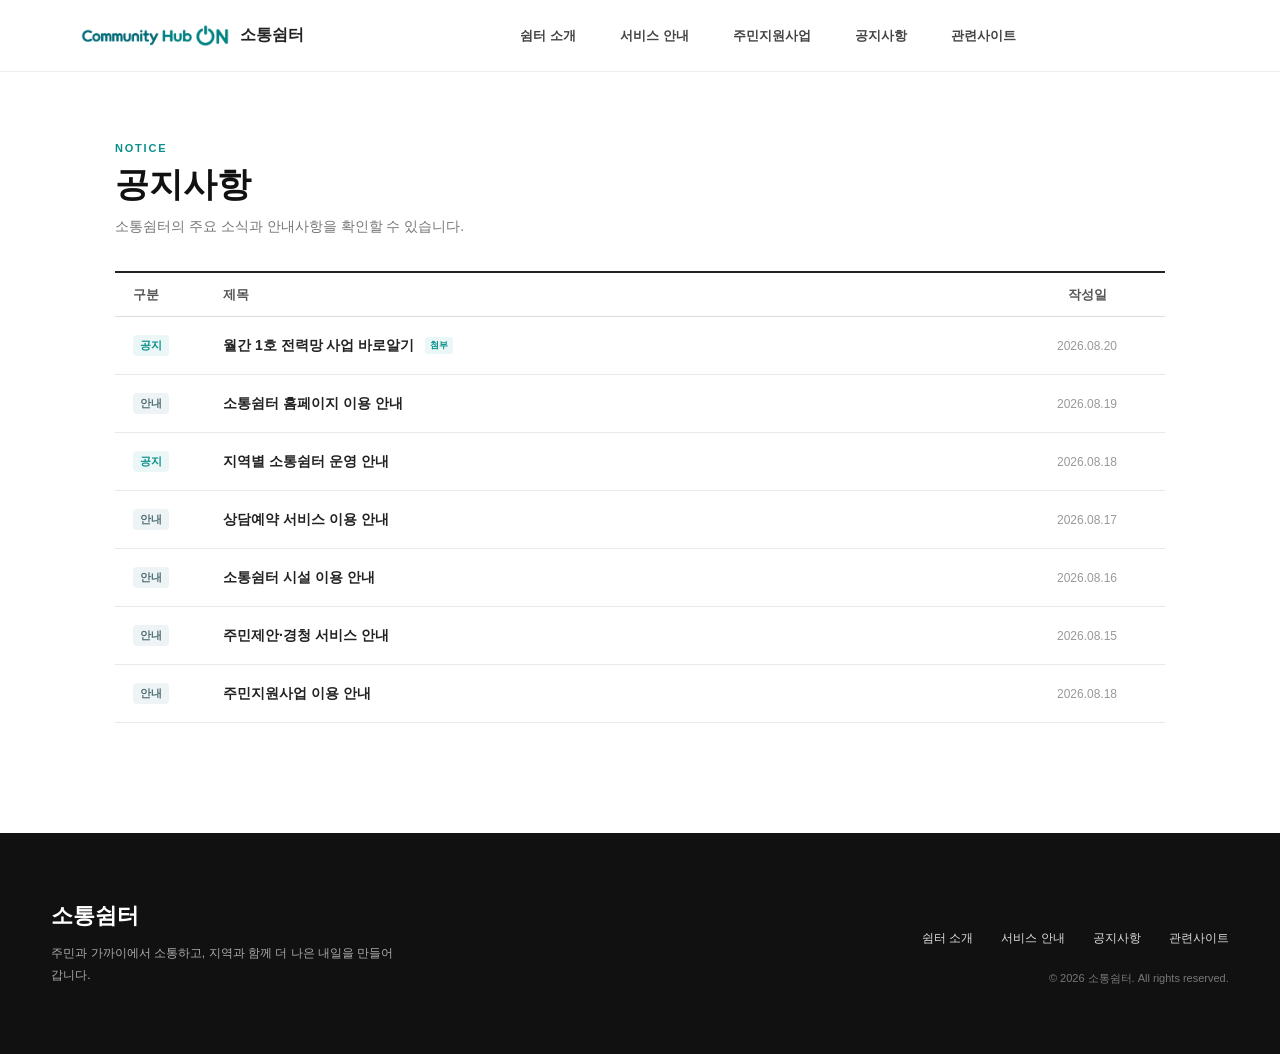
<file: notice.html>
<!DOCTYPE html>
<html lang="ko">

<head>

    <meta charset="UTF-8">

    <meta
        name="viewport"
        content="width=device-width, initial-scale=1.0"
    >

    <title>공지사항 | 소통쉼터</title>

    <link
        rel="stylesheet"
        href="style.css"
    >

</head>

<body>


<!-- =========================
     HEADER
========================= -->

<header class="header">

    <div class="header-inner">

        <a
            href="index.html"
            class="logo-link"
        >
            <img
                src="images/community-hub-on.png"
                alt="Community Hub ON"
                class="header-brand-logo"
            >

            <strong>
                소통쉼터
            </strong>
        </a>


        <nav class="main-nav">

            <a href="index.html#about">
                쉼터 소개
            </a>

            <a href="index.html#service">
                서비스 안내
            </a>

            <a href="support.html">
                주민지원사업
            </a>

            <a
                href="notice.html"
                class="active"
            >
                공지사항
            </a>

            <a href="index.html#related">
                관련사이트
            </a>

        </nav>

    </div>

</header>



<!-- =========================
     NOTICE
========================= -->

<main class="notice-page compact">

    <section class="notice-page-header">

        <p class="notice-page-eyebrow">
            NOTICE
        </p>

        <h1>
            공지사항
        </h1>

        <p>
            소통쉼터의 주요 소식과 안내사항을 확인할 수 있습니다.
        </p>

    </section>


    <section class="notice-table-wrap">

        <div class="notice-table-head">

            <span>
                구분
            </span>

            <span>
                제목
            </span>

            <span>
                작성일
            </span>

        </div>


        <div class="notice-table-body">


            <a
                href="notice-detail.html?id=1"
                class="notice-table-row"
            >

                <span class="notice-table-category">
                    공지
                </span>

                <strong>
                    월간 1호 전력망 사업 바로알기
                    <span class="notice-file-mark">
                        첨부
                    </span>
                </strong>

                <span class="notice-table-date">
                    2026.08.20
                </span>

            </a>


            <a
                href="notice-detail.html?id=2"
                class="notice-table-row"
            >

                <span class="notice-table-category guide">
                    안내
                </span>

                <strong>
                    소통쉼터 홈페이지 이용 안내
                </strong>

                <span class="notice-table-date">
                    2026.08.19
                </span>

            </a>


            <a
                href="notice-detail.html?id=3"
                class="notice-table-row"
            >

                <span class="notice-table-category">
                    공지
                </span>

                <strong>
                    지역별 소통쉼터 운영 안내
                </strong>

                <span class="notice-table-date">
                    2026.08.18
                </span>

            </a>


            <a
                href="notice-detail.html?id=4"
                class="notice-table-row"
            >

                <span class="notice-table-category guide">
                    안내
                </span>

                <strong>
                    상담예약 서비스 이용 안내
                </strong>

                <span class="notice-table-date">
                    2026.08.17
                </span>

            </a>


            <a
                href="notice-detail.html?id=5"
                class="notice-table-row"
            >

                <span class="notice-table-category guide">
                    안내
                </span>

                <strong>
                    소통쉼터 시설 이용 안내
                </strong>

                <span class="notice-table-date">
                    2026.08.16
                </span>

            </a>


            <a
                href="notice-detail.html?id=6"
                class="notice-table-row"
            >

                <span class="notice-table-category guide">
                    안내
                </span>

                <strong>
                    주민제안·경청 서비스 안내
                </strong>

                <span class="notice-table-date">
                    2026.08.15
                </span>

            </a>


            <a
                href="notice-detail.html?id=7"
                class="notice-table-row"
            >

                <span class="notice-table-category guide">
                    안내
                </span>

                <strong>
                    주민지원사업 이용 안내
                </strong>

                <span class="notice-table-date">
                    2026.08.18
                </span>

            </a>


        </div>

    </section>

</main>



<!-- =========================
     FOOTER
========================= -->

<footer class="footer">

    <div class="footer-inner">

        <div class="footer-left">

            <h2>
                소통쉼터
            </h2>

            <p>
                주민과 가까이에서 소통하고,
                지역과 함께 더 나은 내일을 만들어갑니다.
            </p>

        </div>


        <div class="footer-right">

            <div class="footer-menu">

                <a href="index.html#about">
                    쉼터 소개
                </a>

                <a href="index.html#service">
                    서비스 안내
                </a>

                <a href="notice.html">
                    공지사항
                </a>

                <a href="index.html#related">
                    관련사이트
                </a>

            </div>

            <p class="footer-copy">
                © 2026 소통쉼터. All rights reserved.
            </p>

        </div>

    </div>

</footer>


</body>

</html>
</file>
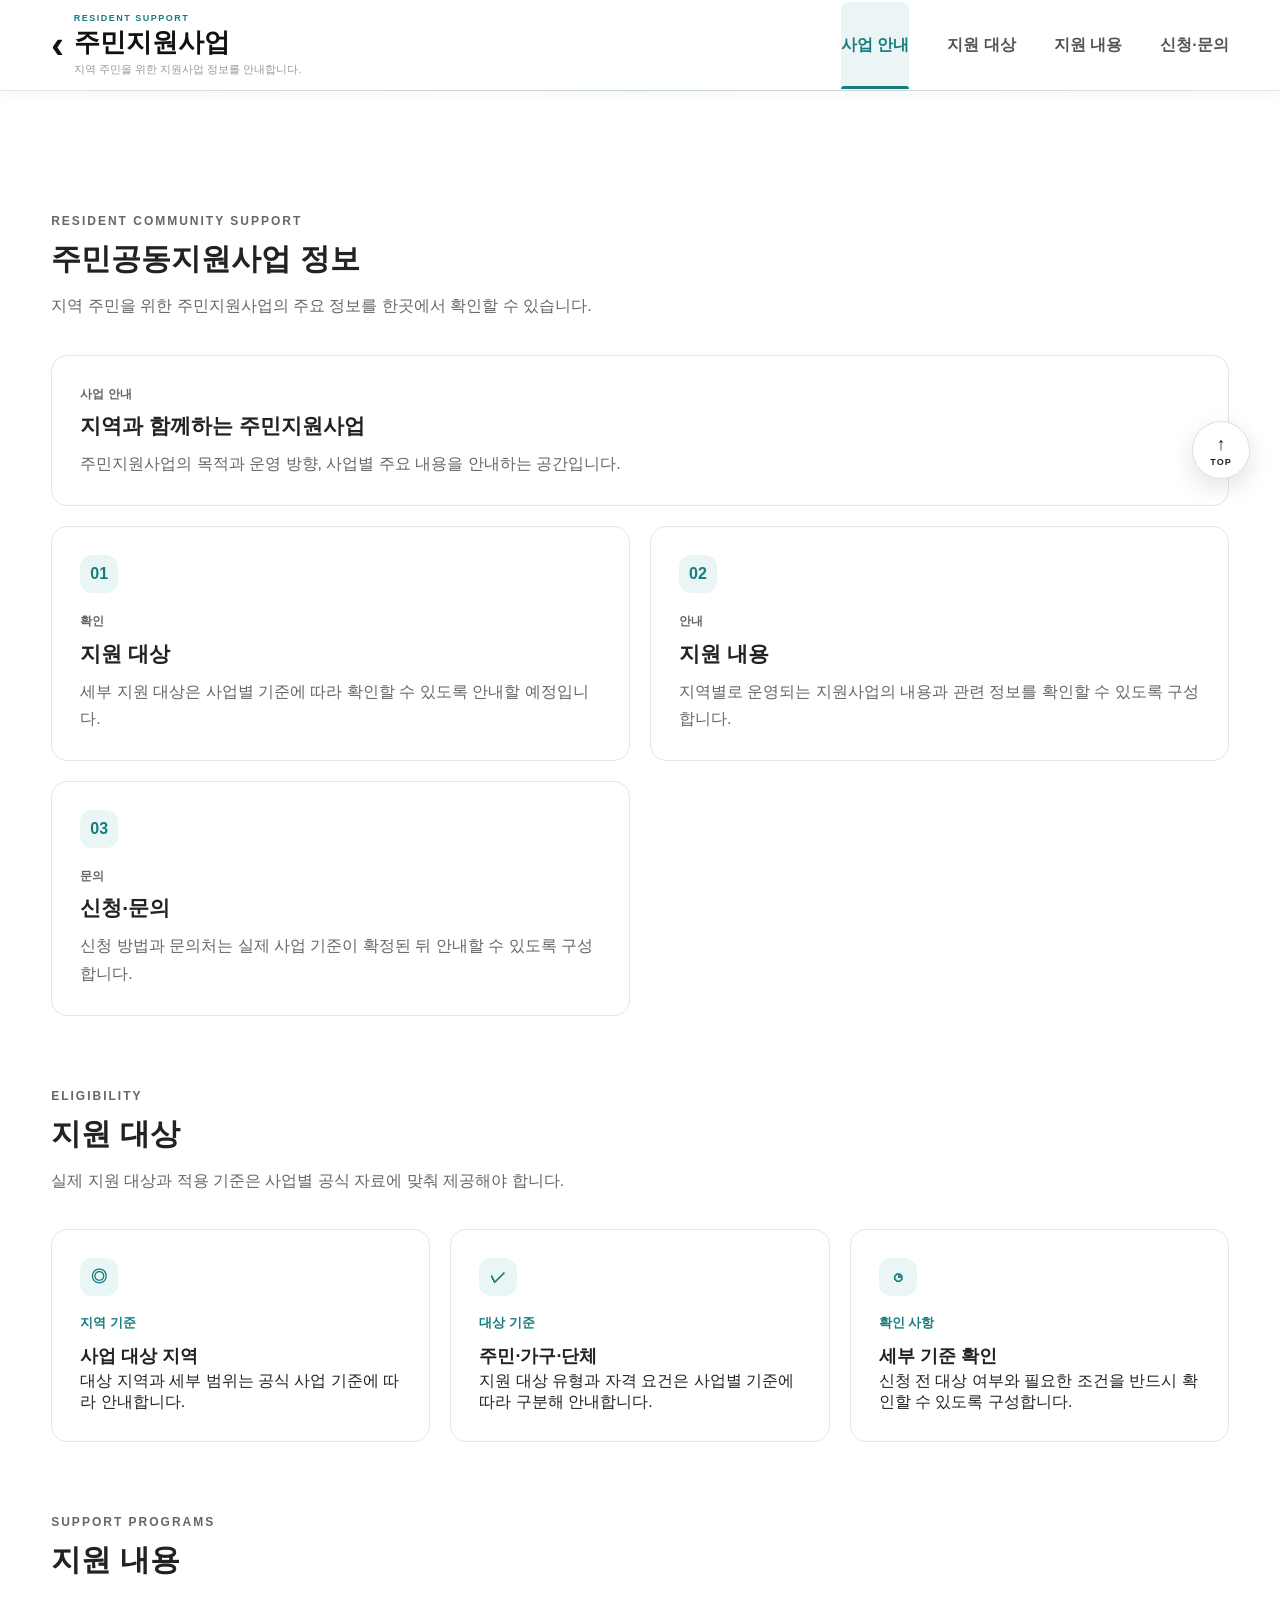
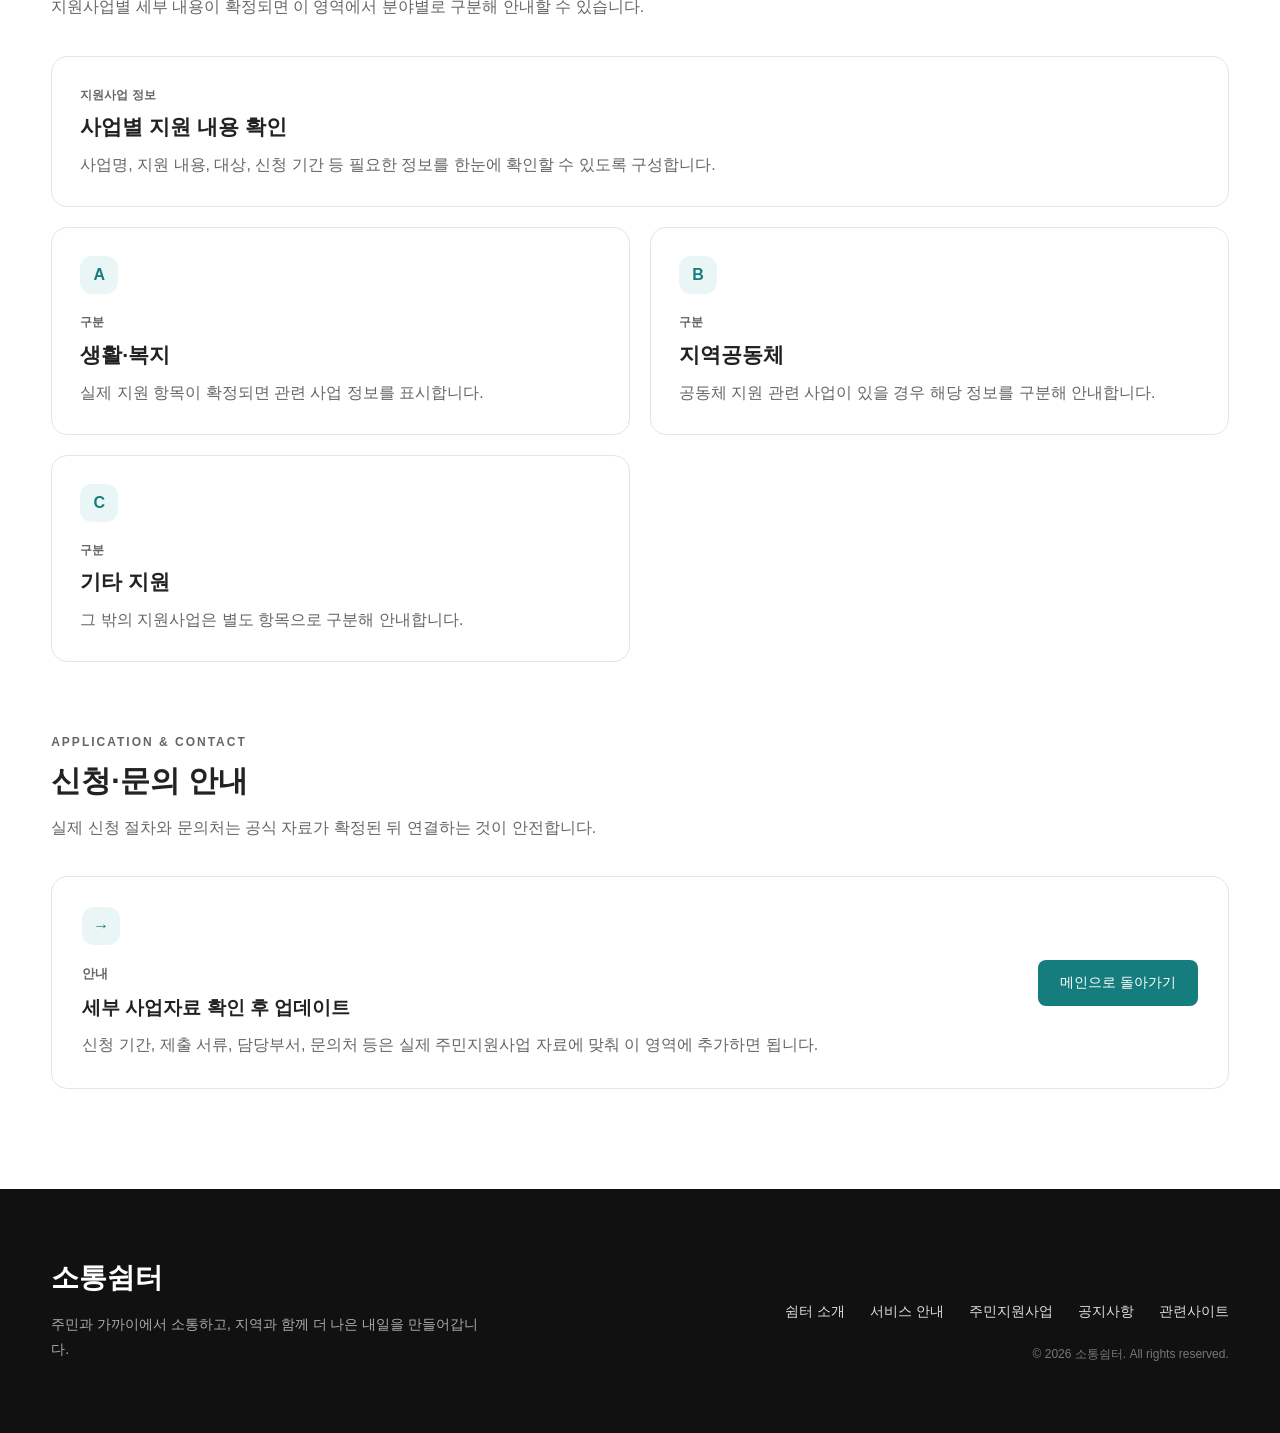
<file: support.html>
<!DOCTYPE html>
<html lang="ko">

<head>

    <meta charset="UTF-8">

    <meta
        name="viewport"
        content="width=device-width, initial-scale=1.0"
    >

    <title>주민지원사업 | 소통쉼터</title>

    <link
        rel="stylesheet"
        href="style.css"
    >

</head>


<body class="detail-page">


<!-- =========================
     주민지원사업 HEADER
========================= -->

<header class="detail-header">

    <div class="detail-header-inner">

        <a
            href="index.html"
            class="detail-logo"
        >

            <span class="back-arrow">
                ‹
            </span>

            <span class="detail-title-wrap">

                <span class="detail-eyebrow">
                    RESIDENT SUPPORT
                </span>

                <span>
                    주민지원사업
                </span>

                <span class="detail-subtitle">
                    지역 주민을 위한 지원사업 정보를 안내합니다.
                </span>

            </span>

        </a>


        <nav class="detail-nav">

            <a
                href="#supportOverview"
                class="detail-nav-button active"
            >
                사업 안내
            </a>

            <a
                href="#supportTarget"
                class="detail-nav-button"
            >
                지원 대상
            </a>

            <a
                href="#supportContents"
                class="detail-nav-button"
            >
                지원 내용
            </a>

            <a
                href="#supportContact"
                class="detail-nav-button"
            >
                신청·문의
            </a>

        </nav>

    </div>

</header>



<!-- =========================
     MAIN
========================= -->

<main class="detail-main">


    <!-- =========================
         주민공동지원사업 소개
    ========================== -->

    <section
        class="detail-content"
        id="supportOverview"
    >

        <div class="detail-panel active">

            <div class="status-header">

                <p class="status-subtitle">
                    RESIDENT COMMUNITY SUPPORT
                </p>

                <h2>
                    주민공동지원사업 정보
                </h2>

                <p>
                    지역 주민을 위한 주민지원사업의 주요 정보를
                    한곳에서 확인할 수 있습니다.
                </p>

            </div>


            <div class="status-grid">


                <div class="status-card large">

                    <p class="status-label">
                        사업 안내
                    </p>

                    <h3>
                        지역과 함께하는 주민지원사업
                    </h3>

                    <p>
                        주민지원사업의 목적과 운영 방향,
                        사업별 주요 내용을 안내하는 공간입니다.
                    </p>

                </div>


                <div class="status-card">

                    <div class="status-icon">
                        01
                    </div>

                    <p class="status-label">
                        확인
                    </p>

                    <h3>
                        지원 대상
                    </h3>

                    <p>
                        세부 지원 대상은 사업별 기준에 따라
                        확인할 수 있도록 안내할 예정입니다.
                    </p>

                </div>


                <div class="status-card">

                    <div class="status-icon">
                        02
                    </div>

                    <p class="status-label">
                        안내
                    </p>

                    <h3>
                        지원 내용
                    </h3>

                    <p>
                        지역별로 운영되는 지원사업의 내용과
                        관련 정보를 확인할 수 있도록 구성합니다.
                    </p>

                </div>


                <div class="status-card">

                    <div class="status-icon">
                        03
                    </div>

                    <p class="status-label">
                        문의
                    </p>

                    <h3>
                        신청·문의
                    </h3>

                    <p>
                        신청 방법과 문의처는 실제 사업 기준이
                        확정된 뒤 안내할 수 있도록 구성합니다.
                    </p>

                </div>

            </div>

        </div>

    </section>



    <!-- =========================
         지원 대상
    ========================== -->

    <section
        class="detail-content"
        id="supportTarget"
    >

        <div class="detail-panel active">

            <div class="status-header">

                <p class="status-subtitle">
                    ELIGIBILITY
                </p>

                <h2>
                    지원 대상
                </h2>

                <p>
                    실제 지원 대상과 적용 기준은
                    사업별 공식 자료에 맞춰 제공해야 합니다.
                </p>

            </div>


            <div class="info-grid">


                <div class="info-card">

                    <div class="info-icon">
                        ◎
                    </div>

                    <p class="info-label">
                        지역 기준
                    </p>

                    <h3>
                        사업 대상 지역
                    </h3>

                    <p>
                        대상 지역과 세부 범위는
                        공식 사업 기준에 따라 안내합니다.
                    </p>

                </div>


                <div class="info-card">

                    <div class="info-icon">
                        ✓
                    </div>

                    <p class="info-label">
                        대상 기준
                    </p>

                    <h3>
                        주민·가구·단체
                    </h3>

                    <p>
                        지원 대상 유형과 자격 요건은
                        사업별 기준에 따라 구분해 안내합니다.
                    </p>

                </div>


                <div class="info-card">

                    <div class="info-icon">
                        ◷
                    </div>

                    <p class="info-label">
                        확인 사항
                    </p>

                    <h3>
                        세부 기준 확인
                    </h3>

                    <p>
                        신청 전 대상 여부와 필요한 조건을
                        반드시 확인할 수 있도록 구성합니다.
                    </p>

                </div>

            </div>

        </div>

    </section>



    <!-- =========================
         지원 내용
    ========================== -->

    <section
        class="detail-content"
        id="supportContents"
    >

        <div class="detail-panel active">

            <div class="status-header">

                <p class="status-subtitle">
                    SUPPORT PROGRAMS
                </p>

                <h2>
                    지원 내용
                </h2>

                <p>
                    지원사업별 세부 내용이 확정되면
                    이 영역에서 분야별로 구분해 안내할 수 있습니다.
                </p>

            </div>


            <div class="status-grid">


                <div class="status-card large">

                    <p class="status-label">
                        지원사업 정보
                    </p>

                    <h3>
                        사업별 지원 내용 확인
                    </h3>

                    <p>
                        사업명, 지원 내용, 대상, 신청 기간 등
                        필요한 정보를 한눈에 확인할 수 있도록 구성합니다.
                    </p>

                </div>


                <div class="status-card">

                    <div class="status-icon">
                        A
                    </div>

                    <p class="status-label">
                        구분
                    </p>

                    <h3>
                        생활·복지
                    </h3>

                    <p>
                        실제 지원 항목이 확정되면
                        관련 사업 정보를 표시합니다.
                    </p>

                </div>


                <div class="status-card">

                    <div class="status-icon">
                        B
                    </div>

                    <p class="status-label">
                        구분
                    </p>

                    <h3>
                        지역공동체
                    </h3>

                    <p>
                        공동체 지원 관련 사업이 있을 경우
                        해당 정보를 구분해 안내합니다.
                    </p>

                </div>


                <div class="status-card">

                    <div class="status-icon">
                        C
                    </div>

                    <p class="status-label">
                        구분
                    </p>

                    <h3>
                        기타 지원
                    </h3>

                    <p>
                        그 밖의 지원사업은
                        별도 항목으로 구분해 안내합니다.
                    </p>

                </div>

            </div>

        </div>

    </section>



    <!-- =========================
         신청·문의
    ========================== -->

    <section
        class="detail-content"
        id="supportContact"
    >

        <div class="detail-panel active">

            <div class="status-header">

                <p class="status-subtitle">
                    APPLICATION & CONTACT
                </p>

                <h2>
                    신청·문의 안내
                </h2>

                <p>
                    실제 신청 절차와 문의처는
                    공식 자료가 확정된 뒤 연결하는 것이 안전합니다.
                </p>

            </div>


            <div class="route-box">

                <div>

                    <div class="route-icon">
                        →
                    </div>

                    <p class="info-label">
                        안내
                    </p>

                    <h3>
                        세부 사업자료 확인 후 업데이트
                    </h3>

                    <p>
                        신청 기간, 제출 서류, 담당부서, 문의처 등은
                        실제 주민지원사업 자료에 맞춰 이 영역에 추가하면 됩니다.
                    </p>

                </div>


                <a
                    href="index.html"
                    class="map-link-button"
                >
                    메인으로 돌아가기
                </a>

            </div>

        </div>

    </section>


</main>



<!-- =========================
     FOOTER
========================= -->

<footer class="footer">

    <div class="footer-inner">

        <div class="footer-left">

            <h2>
                소통쉼터
            </h2>

            <p>
                주민과 가까이에서 소통하고,
                지역과 함께 더 나은 내일을 만들어갑니다.
            </p>

        </div>


        <div class="footer-right">

            <div class="footer-menu">

                <a href="index.html#about">
                    쉼터 소개
                </a>

                <a href="index.html#service">
                    서비스 안내
                </a>

                <a href="support.html">
                    주민지원사업
                </a>

                <a href="index.html#notice">
                    공지사항
                </a>

                <a href="index.html#related">
                    관련사이트
                </a>

            </div>


            <p class="footer-copy">
                © 2026 소통쉼터. All rights reserved.
            </p>

        </div>

    </div>

</footer>



<!-- =========================
     TOP 버튼
========================= -->

<button
    class="top-button"
    id="topButton"
    aria-label="맨 위로 이동"
>
    ↑
    <span>TOP</span>
</button>



<script>

    /* =========================
       TOP 버튼
    ========================= */

    const topButton =
        document.getElementById(
            "topButton"
        );


    if (topButton) {

        topButton.addEventListener(
            "click",
            function () {

                window.scrollTo({
                    top: 0,
                    behavior: "smooth"
                });

            }
        );

    }



    /* =========================
       상단 주민지원사업 메뉴
    ========================= */

    const supportNavLinks =
        document.querySelectorAll(
            ".detail-nav a"
        );


    supportNavLinks.forEach(
        function (link) {

            link.addEventListener(
                "click",
                function () {

                    supportNavLinks.forEach(
                        function (item) {

                            item.classList.remove(
                                "active"
                            );

                        }
                    );


                    link.classList.add(
                        "active"
                    );

                }
            );

        }
    );

</script>


</body>

</html>
</file>
<file: style.css>
/* =========================
   기본 설정
========================= */
/* =========================
   사이트 컬러
========================= */
:root {
    --primary: #167D7F;
    --primary-dark: #116466;
    --primary-light: #EAF6F6;
    --text: #222222;
    --text-light: #777777;
    --border: #E8E8E8;
    --background: #F7F7F7;
}
* {
    margin: 0;
    padding: 0;
    box-sizing: border-box;
}
html {
    scroll-behavior: smooth;
}
body {
    font-family:
        "Pretendard",
        "Noto Sans KR",
        Arial,
        sans-serif;
    background: #ffffff;
    color: #222222;
}
/* PC 메인 페이지는 화면 중앙에 유지하고,
   오른쪽 고정 사이드바는 레이아웃 계산에서 분리합니다. */
button {
    font-family: inherit;
    border: none;
    background: none;
    cursor: pointer;
}
a {
    text-decoration: none;
    color: inherit;
}
/* =========================
   PC 고정 사이드바
========================= */
.desktop-sidebar {
    position: fixed;
    top: 0;
    right: 0;
    width: 320px;
    height: 100vh;
    z-index: 1200;
    background: #ffffff;
    border-left: 1px solid #e8e8e8;
    overflow-y: hidden;
}
.desktop-sidebar-inner {
    padding: 18px 20px;
}
/* 상단 로고 영역 */
.desktop-sidebar-top {
    padding: 0 6px 16px;
    border-bottom: 1px solid #eeeeee;
}
.desktop-sidebar-top h2 {
    margin-bottom: 8px;
    color: var(--primary);
    font-size: 27px;
    font-weight: 800;
}
.desktop-sidebar-top p {
    color: #888;
    font-size: 13px;
    line-height: 1.6;
}
.desktop-region-status {
    display: inline-flex;
    align-items: center;
    gap: 7px;
    margin-top: 8px;
    padding: 7px 10px;
    border-radius: 999px;
    background: var(--primary-light);
    color: var(--primary);
    font-size: 12px;
    font-weight: 800;
}
.desktop-region-dot {
    width: 7px;
    height: 7px;
    border-radius: 50%;
    background: var(--primary);
}
/* =========================
   사이드바 지역 바로가기
========================= */
.desktop-region-list {
    display: grid;
    grid-template-columns:
        repeat(3, 1fr);
    gap: 7px;
    margin-top: 8px;
}
.desktop-region-button {
    padding: 8px 5px;
    border: 1px solid #e5e5e5;
    border-radius: 8px;
    background: #ffffff;
    color: #777;
    font-size: 12px;
    font-weight: 700;
    transition: 0.2s;
}
.desktop-region-button:hover {
    border-color: var(--primary);
    color: var(--primary);
    background: var(--primary-light);
}
.desktop-region-button.active {
    border-color: var(--primary);
    background: var(--primary);
    color: #ffffff;
}
/* 메뉴 전체 */
.desktop-sidebar-menu {
    margin-top: 6px;
}
/* 메뉴 그룹 */
.desktop-menu-group {
    padding: 9px 0;
    border-bottom: 1px solid #eeeeee;
}
.desktop-menu-group:last-child {
    border-bottom: none;
}
/* 쉼터 소개 / 서비스 안내 등 제목 */
.desktop-menu-group h3 {
    margin: 0 8px 4px;
    color: #999;
    font-size: 12px;
    font-weight: 800;
    letter-spacing: 0.5px;
}
/* 실제 메뉴 */
.desktop-menu-group a {
    position: relative;
    display: block;
    margin: 0;
    padding: 6px 10px;
    border-radius: 10px;
    color: #444;
    font-size: 14px;
    font-weight: 600;
    transition:
        background 0.2s ease,
        color 0.2s ease,
        padding-left 0.2s ease;
}
/* 마우스 올렸을 때 */
.desktop-menu-group a:hover {
    padding-left: 19px;
    background: var(--primary-light);
    color: var(--primary);
}
.desktop-menu-group a.active {
    padding-left: 19px;
    background: var(--primary-light);
    color: var(--primary);
    font-weight: 800;
}
/* =========================
   사이드바 상담예약 버튼
========================= */
.desktop-reservation-button {
    display: flex;
    align-items: center;
    justify-content: space-between;
    gap: 15px;
    margin-top: 6px;
    padding: 10px 14px;
    border-radius: 12px;
    background: var(--primary);
    color: #ffffff;
    font-size: 14px;
    font-weight: 800;
    transition:
        background 0.2s ease,
        transform 0.2s ease,
        box-shadow 0.2s ease;
}
.desktop-reservation-button strong {
    font-size: 18px;
    transition:
        transform 0.2s ease;
}
.desktop-reservation-button:hover {
    background: var(--primary-dark);
    transform: translateY(-2px);
    box-shadow:
        0 10px 25px
        rgba(22, 125, 127, 0.20);
}
.desktop-reservation-button:hover strong {
    transform: translateX(4px);
}
/* =========================
   HEADER
========================= */
.header {
    width: 100%;
    height: 90px;
    display: flex;
    align-items: center;
    background: #ffffff;
    border-bottom: 1px solid #eeeeee;
    position: sticky;
    top: 0;
    z-index: 1000;
}
.header-inner {
    width: 92%;
    max-width: 1400px;
    height: 100%;
    margin: 0 auto;
    display: flex;
    align-items: center;
    gap: 40px;
}
/* =========================
   로고
========================= */
.logo {
    margin: 0;
    flex-shrink: 0;
    font-size: 28px;
    font-weight: 800;
    color: #111;
}
.header-region {
    display: flex;
    align-items: center;
    gap: 7px;
    padding: 7px 11px;
    border-radius: 999px;
    background: var(--primary-light);
    color: var(--primary);
    font-size: 12px;
    font-weight: 800;
    white-space: nowrap;
}
.header-region-dot {
    width: 6px;
    height: 6px;

    background: #0b8f8c;
    border-radius: 50%;

    flex-shrink: 0;
}

/* =========================
   상단 상담예약 버튼
========================= */
.header-reservation-button {
    margin-left: auto;
    padding: 12px 20px;
    border-radius: 10px;
    background: var(--primary);
    color: #ffffff;
    font-size: 14px;
    font-weight: 800;
    white-space: nowrap;
    transition:
        background 0.2s ease,
        transform 0.2s ease;
}
.header-reservation-button:hover {
    background: var(--primary-dark);
    transform: translateY(-2px);
}
/* =========================
   햄버거
========================= */
.menu-button {
    width: 48px;
    height: 48px;
    flex-shrink: 0;
    display: none;
    flex-direction: column;
    align-items: center;
    justify-content: center;
    gap: 5px;
    padding: 0;
    border: 1px solid #dddddd;
    border-radius: 50%;
    background: #ffffff;
    cursor: pointer;
    transition: 0.2s;
}
.menu-button:hover {
    background: #f5f5f5;
    border-color: #bbbbbb;
}
.menu-button span {
    display: block;
    width: 19px;
    height: 2px;
    background: #222;
    transition: 0.2s;
}
/* =========================
   햄버거 애니메이션
========================= */
.menu-button span {
    transition:
        transform 0.3s ease,
        opacity 0.3s ease;
}
.menu-button.active span:nth-child(1) {
    transform:
        translateY(7px)
        rotate(45deg);
}
.menu-button.active span:nth-child(2) {
    opacity: 0;
}
.menu-button.active span:nth-child(3) {
    transform:
        translateY(-7px)
        rotate(-45deg);
}
/* =========================
   HERO SLIDER
========================= */
.hero {
    width: 100%;
    padding-top: 30px;
}
.hero-slider {
    position: relative;
    width: 92%;
    max-width: 1400px;
    height: clamp(400px, 37vw, 520px);
    margin: 0 auto;
    overflow: hidden;
    border-radius: 20px;
    background: #ddd;
}
.slide {
    position: absolute;
    inset: 0;
    display: flex;
    align-items: center;
    padding: 0 90px;
    opacity: 0;
    background-size: cover;
    background-position: center;
    background-color: #dfe8e3;
    transition: opacity 0.6s ease;
    pointer-events: none;
}
.slide.active {
    opacity: 1;
    z-index: 1;
    pointer-events: auto;
}
.slide-overlay {
    position: absolute;
    inset: 0;
    background:
        linear-gradient(
            90deg,
            rgba(0, 0, 0, 0.55) 0%,
            rgba(0, 0, 0, 0.20) 55%,
            rgba(0, 0, 0, 0.05) 100%
        );
}
.slide-content {
    position: relative;
    z-index: 2;
    max-width: 650px;
    color: #fff;
}
/* =========================
   HERO 배지
========================= */
.hero-badge {
    display: inline-flex;
    align-items: center;
    margin-bottom: 16px;
    padding: 7px 12px;
    border: 1px solid
        rgba(255, 255, 255, 0.45);
    border-radius: 999px;
    background:
        rgba(255, 255, 255, 0.12);
    color: #ffffff;
    font-size: 12px;
    font-weight: 700;
    backdrop-filter: blur(6px);
}
.slide-content p {
    margin-bottom: 14px;
    font-size: 14px;
    font-weight: 700;
    letter-spacing: 2px;
}
.slide-content h2 {
    margin-bottom: 20px;
    font-size: 52px;
    line-height: 1.25;
    font-weight: 800;
    text-shadow:
    0 3px 18px
    rgba(0, 0, 0, 0.18);
}
.slide-content span {
    display: block;
    max-width: 500px;
    font-size: 17px;
    line-height: 1.8;
    color: rgba(255, 255, 255, 0.85);
    text-shadow:
    0 2px 10px
    rgba(0, 0, 0, 0.15);
}
/* HERO 버튼 */
.hero-button {
    display: inline-flex;
    align-items: center;
    gap: 10px;
    margin-top: 28px;
    padding: 13px 20px;
    border-radius: 999px;
    background: rgba(255, 255, 255, 0.95);
    color: #222;
    font-size: 14px;
    font-weight: 700;
    transition: 0.25s;
}
.hero-button span {
    transition: transform 0.25s ease;
}
.hero-button:hover {
    background: #ffffff;
    transform: translateY(-2px);
}
.hero-button:hover span {
    transform: translateX(5px);
}
/* 사진이 없을 때 기본 배경 */
.slide:nth-child(1) {
    background-color: #dfe8e3;
}
.slide:nth-child(2) {
    background-color: #e7e2d8;
}
.slide:nth-child(3) {
    background-color: #dde5ec;
}
/* =========================
   슬라이더 점
========================= */
.slider-dots {
    position: absolute;
    left: 50%;
    bottom: 25px;
    z-index: 10;
    display: flex;
    gap: 10px;
    transform: translateX(-50%);
}
.dot {
    width: 9px;
    height: 9px;
    padding: 0;
    border: none;
    border-radius: 50%;
    background: rgba(255, 255, 255, 0.45);
    cursor: pointer;
    transition: 0.2s;
}
.dot.active {
    width: 28px;
    border-radius: 10px;
    background: #fff;
}
/* =========================
   지역 선택 영역
========================= */
.region-section {
    width: 92%;
    max-width: 1400px;
    margin: 0 auto 100px;
}
/* 지역 탭 */
.region-tabs {
    display: flex;
    align-items: center;
    gap: 10px;
    padding: 0 0 18px;
    overflow-x: auto;
}
.region-tab {
    min-width: 95px;
    padding: 13px 20px;
    border: 1px solid #e3e3e3;
    border-radius: 999px;
    background: #ffffff;
    color: #777;
    font-size: 15px;
    font-weight: 700;
    cursor: pointer;
    transition: 0.2s;
    white-space: nowrap;
}
.region-tab:hover {
    color: #222;
    border-color: #bbbbbb;
    background: #f7f7f7;
}
.region-tab.active {
    color: #ffffff;
    border-color: var(--primary);
    background: var(--primary);
    box-shadow:
        0 6px 18px
        rgba(22, 125, 127, 0.20);
}
/* =========================
   지도 + 주요 서비스 기본 레이아웃
========================= */
.map-container {
    display: grid;
    grid-template-columns: 1fr;
    gap: 28px;
    align-items: stretch;
    overflow: visible;
    border: none;
    border-radius: 0;
    background: transparent;
    box-shadow: none;
}
.map-side {
    min-width: 0;
    overflow: hidden;
    border: 1px solid #e8e8e8;
    border-radius: 20px;
    background: #ffffff;
    box-shadow: 0 12px 35px rgba(0, 0, 0, 0.05);
}
.map-service-side {
    min-width: 0;
}
.map-service-header {
    margin-bottom: 12px;
}
.map-service-header h2 {
    margin: 3px 0 5px;
    font-size: 24px;
    font-weight: 800;
}
.map-service-header > p:last-child {
    margin: 0;
    color: #777;
    font-size: 12px;
    line-height: 1.5;
}
.map-service-side .service-grid {
    display: grid;
    grid-template-columns: repeat(2, minmax(0, 1fr));
    gap: 12px;
}
.map-service-side .service-card {
    min-height: 155px;
    padding: 18px;
    opacity: 1;
    transform: translateY(0);
}
.map-service-side .service-card h3 {
    margin: 8px 0;
    font-size: 16px;
}
.map-service-side .service-card p {
    font-size: 11px;
    line-height: 1.5;
}
/* 지도 상단 설명 */
.map-header {
    min-height: 110px;
    padding: 25px 32px;
    display: flex;
    align-items: center;
    justify-content: space-between;
    gap: 30px;
    background: #ffffff;
    border-bottom: 1px solid #eeeeee;
}
.map-label {
    margin: 0 0 5px;
    color: #aaa;
    font-size: 11px;
    font-weight: 800;
    letter-spacing: 2px;
    white-space: nowrap;
}
.map-header h2 {
    margin: 0;
    color: #111;
    font-size: 30px;
    font-weight: 800;
}
#regionDescription {
    margin: 0;
    color: #777;
    font-size: 14px;
    line-height: 1.6;
    text-align: right;
}
/* 실제 지도 */
.map {
    width: 100%;
    height: 550px;
    position: relative;
    overflow: hidden;
}
#kakaoMap {
    width: 100%;
    height: 100%;
}
/* =========================
   메뉴 배경
========================= */
.menu-overlay {
    position: fixed;
    inset: 0;
    z-index: 1900;
    background: rgba(0, 0, 0, 0.35);
    opacity: 0;
    visibility: hidden;
    transition:
        opacity 0.3s ease,
        visibility 0.3s ease;
}
.menu-overlay.active {
    opacity: 1;
    visibility: visible;
}
/* =========================
   사이드 메뉴
========================= */
.side-menu {
    position: fixed;
    top: 0;
    right: -520px;
    width: 500px;
    height: 100vh;
    z-index: 2000;
    padding: 0;
    background: #ffffff;
    box-shadow:
        -10px 0 40px
        rgba(0, 0, 0, 0.12);
    transition: right 0.4s ease;
    overflow-y: auto;
}
.side-menu.active {
    right: 0;
}
.side-menu-header {
    height: 90px;
    padding: 0 35px;
    display: flex;
    align-items: center;
    justify-content: space-between;
    border-bottom: 1px solid #eeeeee;
}
.side-menu-header h2 {
    margin: 0;
    font-size: 25px;
    font-weight: 800;
    color: #111;
}
.close-button {
    width: 45px;
    height: 45px;
    display: flex;
    align-items: center;
    justify-content: center;
    padding: 0;
    border: none;
    border-radius: 50%;
    background: #f5f5f5;
    color: #222;
    font-size: 27px;
    cursor: pointer;
    transition: 0.2s;
}
.close-button:hover {
    background: #222;
    color: #ffffff;
}
/* 메뉴 내용 */
.menu-content {
    padding: 15px 35px 50px;
}
.menu-group {
    padding: 28px 0;
    border-bottom: 1px solid #eeeeee;
}
.menu-group:last-child {
    border-bottom: none;
}
.menu-group h3 {
    margin: 0 0 16px;
    font-size: 19px;
    font-weight: 800;
    color: #111;
}
.menu-group button,
.menu-group a {
    width: 100%;
    display: block;
    padding: 9px 0;
    border: none;
    background: none;
    color: #666;
    font-family: inherit;
    font-size: 15px;
    text-align: left;
    cursor: pointer;
    transition: 0.2s;
}
.menu-group button:hover,
.menu-group a:hover {
    padding-left: 8px;
    color: #111;
}
/* =========================
   MODAL
========================= */
.modal {
    position: fixed;
    inset: 0;
    display: flex;
    align-items: center;
    justify-content: center;
    background: rgba(0, 0, 0, 0.45);
    opacity: 0;
    visibility: hidden;
    z-index: 3000;
    transition: 0.25s;
}
.modal.active {
    opacity: 1;
    visibility: visible;
}
.modal-box {
    position: relative;
    width: 90%;
    max-width: 450px;
    padding: 40px;
    background: #ffffff;
    border-radius: 12px;
    box-shadow:
        0 20px 50px
        rgba(0, 0, 0, 0.2);
}
.modal-close {
    position: absolute;
    top: 15px;
    right: 20px;
    font-size: 30px;
}
.modal-label {
    color: #777;
    font-size: 14px;
    margin-bottom: 8px;
}
.modal-box h2 {
    margin-bottom: 15px;
}
.modal-box p {
    color: #666;
}
.detail-button {
    width: 100%;
    margin-top: 25px;
    padding: 14px;
    background: #222;
    color: #fff;
    border-radius: 6px;
}
/* =========================
   공지사항 팝업
========================= */
.notice-modal {
    position: fixed;
    inset: 0;
    z-index: 3500;
    display: flex;
    align-items: center;
    justify-content: center;
    padding: 20px;
    background:
        rgba(0, 0, 0, 0.45);
    opacity: 0;
    visibility: hidden;
    transition:
        opacity 0.25s ease,
        visibility 0.25s ease;
}
.notice-modal.active {
    opacity: 1;
    visibility: visible;
}
.notice-modal-box {
    position: relative;
    width: 100%;
    max-width: 650px;
    padding: 42px;
    border-radius: 22px;
    background: #ffffff;
    box-shadow:
        0 20px 60px
        rgba(0, 0, 0, 0.18);
    transform:
        translateY(20px);
    transition:
        transform 0.25s ease;
}
.notice-modal.active .notice-modal-box {
    transform:
        translateY(0);
}
.notice-modal-close {
    position: absolute;
    top: 18px;
    right: 22px;
    width: 42px;
    height: 42px;
    display: flex;
    align-items: center;
    justify-content: center;
    border-radius: 50%;
    background: #f5f5f5;
    color: #333;
    font-size: 24px;
    transition: 0.2s;
}
.notice-modal-close:hover {
    background: var(--primary);
    color: #ffffff;
}
.notice-modal-category {
    display: inline-flex;
    margin-bottom: 18px;
    padding: 6px 11px;
    border-radius: 999px;
    background:
        var(--primary-light);
    color:
        var(--primary);
    font-size: 12px;
    font-weight: 800;
}
.notice-modal-box h2 {
    margin-bottom: 10px;
    padding-right: 45px;
    font-size: 26px;
    line-height: 1.4;
}
.notice-modal-date {
    margin-bottom: 28px;
    color: #999;
    font-size: 13px;
}
.notice-modal-content {
    padding-top: 25px;
    border-top:
        1px solid #eeeeee;
    color: #555;
    font-size: 15px;
    line-height: 1.9;
    white-space: pre-line;
}
/* =========================
   상단 메뉴
========================= */
.main-nav {
    flex: 1;
    display: flex;
    align-items: center;
    justify-content: center;
    gap: 55px;
}
.main-nav a {
    position: relative;
    padding: 34px 0;
    color: #444;
    font-size: 16px;
    font-weight: 600;
    transition: 0.2s;
}
.main-nav a:hover {
    color: #111;
}
/* =========================
   MEGA MENU
========================= */
.nav-item {
    height: 90px;
    display: flex;
    align-items: center;
}
/* 큰 메뉴 */
.mega-menu {
    position: absolute;
    top: 90px;
    left: 0;
    width: 100%;
    padding: 45px 0 55px;
    background: #ffffff;
    border-top: 1px solid #eeeeee;
    border-bottom: 1px solid #eeeeee;
    box-shadow:
        0 15px 30px
        rgba(0, 0, 0, 0.06);
    opacity: 0;
    visibility: hidden;
    transform: translateY(-8px);
    transition:
        opacity 0.25s ease,
        transform 0.25s ease,
        visibility 0.25s;
    z-index: 900;
}
/* 마우스 올리면 열기 */
.nav-item:hover .mega-menu {
    opacity: 1;
    visibility: visible;
    transform: translateY(0);
}
/* 메뉴 내부 */
.mega-menu-inner {
    width: 92%;
    max-width: 1400px;
    margin: 0 auto;
    display: grid;
    grid-template-columns:
        1.2fr
        1fr
        1fr
        1fr;
    gap: 45px;
}
/* 왼쪽 설명 */
.mega-title {
    padding-right: 40px;
    border-right: 1px solid #eeeeee;
}
.mega-title > p {
    margin-bottom: 10px;
    color: var(--primary);
    font-size: 11px;
    font-weight: 800;
    letter-spacing: 2px;
}
.mega-title h2 {
    margin-bottom: 15px;
    font-size: 28px;
    font-weight: 800;
}
.mega-title span {
    display: block;
    max-width: 260px;
    color: #777;
    font-size: 14px;
    line-height: 1.7;
}
/* 메뉴 열 */
.mega-column h3 {
    margin-bottom: 15px;
    padding: 14px 16px;
    background: #f5f6f7;
    font-size: 15px;
    font-weight: 800;
}
.main-nav .mega-column a {
    display: block;
    padding: 8px 16px;
    color: #666;
    font-size: 14px;
    font-weight: 500;
    transition: 0.2s;
}
.main-nav .mega-column a:hover {
    padding-left: 22px;
    color: var(--primary);
}
/* =========================
   메가메뉴 디테일
========================= */
/* 상단 메뉴 활성 표시 */
.nav-item > a::after {
    content: "";
    position: absolute;
    left: 50%;
    bottom: 22px;
    width: 0;
    height: 3px;
    border-radius: 3px;
    background: var(--primary);
    transform: translateX(-50%);
    transition: width 0.25s ease;
}
.nav-item:hover > a {
    color: var(--primary);
}
.nav-item:hover > a::after {
    width: 100%;
}
/* 메가메뉴 항목 앞 작은 표시 */
.main-nav .mega-column a {
    position: relative;
}
.main-nav .mega-column a::before {
    content: "";
    position: absolute;
    left: 5px;
    top: 50%;
    width: 5px;
    height: 5px;
    border-radius: 50%;
    background: var(--primary);
    opacity: 0;
    transform:
        translateY(-50%)
        translateX(-5px);
    transition: 0.2s;
}
.main-nav .mega-column a:hover::before {
    opacity: 1;
    transform:
        translateY(-50%)
        translateX(0);
}
/* =========================
   상세페이지 상단
========================= */
.detail-header {
    width: 100%;
    background: #ffffff;
    border-bottom: 1px solid #e5e5e5;
    position: sticky;
    top: 0;
    z-index: 100;
    box-shadow:
    0 4px 18px
    rgba(0, 0, 0, 0.04);
}
.detail-header::after {
    content: "";
    position: absolute;
    left: 0;
    bottom: -1px;
    width: 100%;
    height: 1px;
    background:
        linear-gradient(
            to right,
            transparent,
            rgba(22, 125, 127, 0.18),
            transparent
        );
}
.detail-header-inner {
    width: 92%;
    max-width: 1400px;
    min-height: 90px;
    margin: 0 auto;
    display: flex;
    align-items: center;
    justify-content: space-between;
    gap: 40px;
}
/* 왼쪽 쉼터 이름 */
.detail-logo {
    display: flex;
    align-items: center;
    gap: 10px;
    flex-shrink: 0;
    color: #111;
    font-size: 26px;
    font-weight: 800;
    transition:
        color 0.2s ease,
        transform 0.2s ease;
}
.detail-logo:hover {
    color: var(--primary);
    transform: translateX(-3px);
}
.detail-title-wrap {
    display: flex;
    flex-direction: column;
    gap: 2px;
}
.detail-eyebrow {
    color: var(--primary);
    font-size: 9px;
    font-weight: 800;
    letter-spacing: 1.5px;
}
#detailTitle {
    font-size: 24px;
    font-weight: 800;
    line-height: 1.2;
}
.detail-subtitle {
    color: #999;
    font-size: 11px;
    font-weight: 500;
}
.back-arrow {
    font-size: 38px;
    line-height: 1;
}
.detail-logo:hover .back-arrow {
    color: var(--primary);
    transform: translateX(-4px);
}
/* =========================
   상세페이지 지역 선택
========================= */
.detail-region-select {
    display: flex;
    align-items: center;
    gap: 8px;
    flex-shrink: 0;
    padding: 6px 8px;
    border: 1px solid #e5e5e5;
    border-radius: 12px;
    background: #ffffff;
}
.detail-region-select label {
    padding-left: 4px;
    color: var(--primary);
    font-size: 11px;
    font-weight: 800;
    letter-spacing: 1px;
}
.detail-region-select select {
    min-width: 90px;
    padding: 8px 28px 8px 10px;
    border: none;
    background: transparent;
    color: #333;
    font-family: inherit;
    font-size: 14px;
    font-weight: 700;
    cursor: pointer;
    outline: none;
}
.detail-region-select select:hover,
.detail-region-select select:focus {
    border-color: var(--primary);
    box-shadow:
        0 0 0 3px
        rgba(22, 125, 127, 0.08);
}
/* 오른쪽 메뉴 */
.detail-nav {
    display: flex;
    align-items: center;
    justify-content: flex-end;
    gap: 38px;
    flex: 1;
}
/* =========================
   상세페이지 탭 보강
========================= */
.detail-nav {
    padding-left: 20px;
}
.detail-nav-button {
    border-radius: 8px 8px 0 0;
}
.detail-nav-button:hover {
    background:
        rgba(22, 125, 127, 0.06);
}
.detail-nav-button.active {
    color: var(--primary);
    background:
        rgba(22, 125, 127, 0.08);
}
.detail-nav-button {
    position: relative;
    padding: 33px 0;
    border: none;
    background: none;
    color: #555;
    font-size: 16px;
    font-weight: 600;
    white-space: nowrap;
    cursor: pointer;
    transition: 0.2s;
}
.detail-nav-button:hover {
    color: #111;
}
.detail-nav-button.active {
    color: var(--primary);
}
.detail-nav-button.active::after {
    content: "";
    position: absolute;
    left: 0;
    right: 0;
    bottom: 0;
    height: 3px;
    background: var(--primary);
    border-radius: 3px 3px 0 0;
}
/* =========================
   상세페이지 메인
========================= */
.detail-main {
    width: 92%;
    max-width: 1400px;
    margin: 0 auto;
    padding: 50px 0 100px;
}

.detail-overview {
    display: grid;

    grid-template-columns:
        0.9fr
        1.1fr;

    gap: 38px;
    min-height: 380px;
    padding: 32px;

    border: 1px solid #e8e8e8;
    border-radius: 22px;

    background:
        linear-gradient(
            135deg,
            #ffffff 0%,
            #f8fbfb 100%
        );

    box-shadow:
        0 14px 35px
        rgba(0, 0, 0, 0.05);
}

.detail-map-area {
    min-height: 320px;
    overflow: hidden;
    border: 1px solid #e5e5e5;
    border-radius: 20px;
    background: #eaeaea;
    box-shadow:
        0 10px 30px
        rgba(0, 0, 0, 0.06);
}
#detailMap {
    width: 100%;
    height: 320px;
}
/* 아래 내용 */
.detail-content {
    margin-top: 70px;
}
.detail-panel {
    display: none;
}
.detail-panel.active {
    display: block;
    animation:
        detailFadeIn 0.45s ease both;
}
/* 탭 전환 애니메이션 */
@keyframes detailFadeIn {
    0% {
        opacity: 0;
        transform:
            translateY(18px);
        filter: blur(2px);
    }
    100% {
        opacity: 1;
        transform:
            translateY(0);
        filter: blur(0);
    }
}
.detail-panel > h2 {
    margin-bottom: 30px;
    font-size: 30px;
}
.detail-card {
    padding: 30px;
    margin-bottom: 20px;
    border: 1px solid #e5e5e5;
    border-radius: 16px;
    background: #fff;
}
.detail-card h3 {
    margin: 0 0 12px;
}
.detail-card p {
    margin: 0;
    line-height: 1.7;
    color: #555;
}
/* =========================
   페이지 전환 로딩
========================= */
.page-loader {
    position: fixed;
    inset: 0;
    z-index: 9999;
    display: flex;
    align-items: center;
    justify-content: center;
    background: #ffffff;
    opacity: 0;
    visibility: hidden;
    transition:
        opacity 0.25s ease,
        visibility 0.25s ease;
}
.page-loader.active {
    opacity: 1;
    visibility: visible;
}
.page-loader-content {
    text-align: center;
}
.loader-circle {
    width: 48px;
    height: 48px;
    margin: 0 auto 22px;
    border: 4px solid #e8eeee;
    border-top-color: var(--primary);
    border-radius: 50%;
    animation:
        loaderSpin 0.8s linear infinite;
}
.page-loader-content h2 {
    margin-bottom: 8px;
    color: #222;
    font-size: 24px;
    font-weight: 800;
}
.page-loader-content p {
    color: #888;
    font-size: 14px;
}
@keyframes loaderSpin {
    to {
        transform: rotate(360deg);
    }
}
/* =========================
   상세페이지 모바일
========================= */
@media (max-width: 900px) {
    .detail-header-inner {
        width: 92%;
        align-items: flex-start;
        flex-direction: column;
        gap: 10px;
        padding: 18px 0;
    }
    .detail-nav {
        width: 100%;
        justify-content: flex-start;
        gap: 25px;
        overflow-x: auto;
    }
    .detail-nav-button {
        padding: 12px 0;
        white-space: nowrap;
    }
    .detail-overview {
        grid-template-columns: 1fr;
        padding: 25px;
    }
    .detail-region-select {
        width: 100%;
        justify-content: space-between;
    }
    .detail-region-select select {
        flex: 1;
    }
}
/* =========================
   운영안내
========================= */
.info-grid {
    display: grid;
    grid-template-columns:
        repeat(3, 1fr);
    gap: 20px;
    margin-bottom: 25px;
}
.info-card {
    min-height: 150px;
    padding: 28px;
    border: 1px solid #e5e5e5;
    border-radius: 16px;
    background: #fff;
    transition:
    transform 0.25s ease,
    box-shadow 0.25s ease,
    border-color 0.25s ease;
}
.info-card:hover {
    transform: translateY(-4px);
    border-color:
        rgba(22, 125, 127, 0.30);
    box-shadow:
        0 10px 28px
        rgba(22, 125, 127, 0.08);
}
.info-label {
    margin-bottom: 10px;
    font-size: 13px;
    color: var(--primary);
    font-weight: 600;
}
.info-card h3 {
    font-size: 18px;
    line-height: 1.6;
}
.route-box {
    display: flex;
    align-items: center;
    justify-content: space-between;
    gap: 30px;
    padding: 30px;
    border: 1px solid #e5e5e5;
    border-radius: 16px;
    background: #fff;
}
.route-box h3 {
    margin-bottom: 10px;
}
.route-box p {
    color: #666;
    line-height: 1.7;
}
.map-link-button {
    flex-shrink: 0;
    padding: 14px 22px;
    border: none;
    border-radius: 8px;
    background: var(--primary);
    color: #fff;
    font-size: 14px;
    cursor: pointer;
}
.map-link-button:hover {
    background: var(--primary-dark);
    transform: translateY(-2px);
}
@media (max-width: 768px) {
    .info-grid {
        grid-template-columns: 1fr;
    }
    .route-box {
        align-items: flex-start;
        flex-direction: column;
    }
    .header-reservation-button {
        display: none;
    }
    .header-region {
        display: none;
    }
}
/* =========================
   시설안내
========================= */
.facility-header {
    margin-bottom: 35px;
}
.facility-subtitle {
    margin-bottom: 8px;
    font-size: 12px;
    font-weight: 700;
    letter-spacing: 2px;
    color: #999;
}
.facility-header h2 {
    margin-bottom: 12px;
    font-size: 30px;
}
.facility-description {
    color: #666;
    line-height: 1.7;
}
.facility-grid {
    display: grid;
    grid-template-columns:
        repeat(2, 1fr);
    gap: 25px;
}
.facility-card {
    overflow: hidden;
    border: 1px solid #e5e5e5;
    border-radius: 18px;
    background: #fff;
    transition: 0.25s;
}
.facility-card:hover {
    transform: translateY(-5px);
    box-shadow:
        0 12px 30px
        rgba(22, 125, 127, 0.10);
}
.facility-image {
    width: 100%;
    height: 250px;
    display: flex;
    align-items: center;
    justify-content: center;
    background: #eeeeee;
    color: #999;
    font-size: 15px;
}
.facility-info {
    position: relative;
    padding: 25px;
}
.facility-number {
    width: 42px;
    height: 42px;
    display: flex;
    align-items: center;
    justify-content: center;
    margin-bottom: 22px;
    border-radius: 50%;
    background: var(--primary-light);
    color: var(--primary);
    font-size: 13px;
    font-weight: 800;
    transition: 0.25s;
}
.facility-card:hover .facility-number {
    background: var(--primary);
    color: #ffffff;
    transform: rotate(-6deg) scale(1.08);
}
.facility-info h3 {
    margin-bottom: 10px;
    font-size: 21px;
    font-weight: 800;
}
.facility-info p {
    color: #666;
    line-height: 1.7;
}
@media (max-width: 768px) {
    .facility-grid {
        grid-template-columns: 1fr;
    }
    .facility-image {
        height: 200px;
    }
}
/* =========================
   상담예약
========================= */
.reservation-header {
    margin-bottom: 35px;
}
.reservation-subtitle {
    margin-bottom: 8px;
    font-size: 12px;
    font-weight: 700;
    letter-spacing: 2px;
    color: #999;
}
.reservation-header h2 {
    margin-bottom: 12px;
    font-size: 30px;
}
.reservation-header p {
    color: #666;
}
.reservation-layout {
    display: grid;
    grid-template-columns:
        repeat(3, 1fr);
    gap: 22px;
}
.reservation-box {
    padding: 30px;
    border: 1px solid #e5e5e5;
    border-radius: 18px;
    background:
        linear-gradient(
            135deg,
            #ffffff 0%,
            #f8fbfb 100%
        );
    box-shadow:
        0 10px 30px
        rgba(0, 0, 0, 0.04);
    transition:
        transform 0.25s ease,
        border-color 0.25s ease,
        box-shadow 0.25s ease;
}
.reservation-box:hover {
    transform: translateY(-4px);
    border-color:
        rgba(22, 125, 127, 0.30);
    box-shadow:
        0 12px 30px
        rgba(22, 125, 127, 0.08);
}
.reservation-box h3 {
    margin-bottom: 20px;
    font-size: 19px;
}
#reservationDate {
    width: 100%;
    padding: 14px 16px;
    border: 1px solid #dddddd;
    border-radius: 10px;
    background: #ffffff;
    font-size: 15px;
    outline: none;
    transition:
        border-color 0.2s ease,
        box-shadow 0.2s ease;
}
#reservationDate:focus {
    border-color: var(--primary);
    box-shadow:
        0 0 0 3px
        rgba(22, 125, 127, 0.10);
}
.time-buttons {
    display: grid;
    grid-template-columns:
        repeat(2, 1fr);
    gap: 10px;
}
.time-button {
    padding: 13px 15px;
    border: 1px solid #dddddd;
    border-radius: 10px;
    background: #ffffff;
    color: #555;
    font-size: 14px;
    font-weight: 600;
    cursor: pointer;
    transition: 0.2s;
}
.time-button:hover {
    border-color: var(--primary);
    color: var(--primary);
    background:
        rgba(22, 125, 127, 0.05);
}
.time-button:disabled {
    border-color: #eeeeee;
    background: #f7f7f7;
    color: #bbbbbb;
    cursor: not-allowed;
    opacity: 0.7;
}
.time-button:disabled:hover {
    border-color: #eeeeee;
    background: #f7f7f7;
    color: #bbbbbb;
    transform: none;
}
.time-button.active {
    background: var(--primary);
    color: #fff;
    border-color: var(--primary);
}
.reservation-summary p {
    margin-bottom: 12px;
    color: #555;
}
.reservation-submit {
    width: 100%;
    margin-top: 20px;
    padding: 14px;
    border: none;
    border-radius: 8px;
    background: var(--primary);
    color: #fff;
    cursor: pointer;
    font-weight: 800;
    transition:
        background 0.2s ease,
        transform 0.2s ease,
        box-shadow 0.2s ease;
}
.reservation-submit:hover {
    background: var(--primary-dark);
    transform: translateY(-2px);
    box-shadow:
        0 10px 25px
        rgba(22, 125, 127, 0.20);
}
@media (max-width: 900px) {
    .reservation-layout {
        grid-template-columns: 1fr;
    }
}
/* =========================
   주민제안·경청
========================= */
.suggestion-header {
    margin-bottom: 35px;
}
.suggestion-header::before {
    content: "";
    display: block;
    width: 45px;
    height: 4px;
    margin-bottom: 20px;
    border-radius: 999px;
    background: var(--primary);
}
.suggestion-subtitle {
    margin-bottom: 8px;
    font-size: 12px;
    font-weight: 700;
    letter-spacing: 2px;
    color: var(--primary);
}
.suggestion-header h2 {
    margin-bottom: 12px;
    font-size: 30px;
}
.suggestion-header p {
    color: #666;
    line-height: 1.7;
}
.suggestion-layout {
    display: grid;
    grid-template-columns:
        0.8fr
        1.4fr;
    gap: 30px;
    align-items: start;
}
.suggestion-guide {
    padding: 30px;
    border-radius: 16px;
    background: #f7f7f7;
}
.suggestion-guide h3 {
    margin-bottom: 15px;
    font-size: 20px;
}
.suggestion-guide p {
    margin-bottom: 20px;
    color: #666;
    line-height: 1.7;
}
.suggestion-guide ul {
    padding-left: 20px;
    color: #666;
}
.suggestion-guide li {
    margin-bottom: 10px;
    line-height: 1.6;
}
.suggestion-form {
    display: grid;
    grid-template-columns:
        repeat(2, 1fr);
    gap: 20px;
    padding: 32px;
    border: 1px solid #e5e5e5;
    border-radius: 20px;
    background:
        linear-gradient(
            135deg,
            #ffffff 0%,
            #f8fbfb 100%
        );
    box-shadow:
        0 10px 30px
        rgba(0, 0, 0, 0.04);
}
.form-group {
    display: flex;
    flex-direction: column;
    gap: 8px;
}
.form-group.full {
    grid-column:
        1 / -1;
}
.form-group label {
    font-size: 14px;
    font-weight: 600;
}
.form-group input,
.form-group select,
.form-group textarea {
    width: 100%;
    padding: 14px 16px;
    border: 1px solid #dddddd;
    border-radius: 10px;
    background: #ffffff;
    font-family: inherit;
    font-size: 14px;
    outline: none;
    transition:
        border-color 0.2s ease,
        box-shadow 0.2s ease,
        background 0.2s ease;
}
.form-group input:focus,
.form-group select:focus,
.form-group textarea:focus {
    border-color: var(--primary);
    background: #ffffff;
    box-shadow:
        0 0 0 3px
        rgba(22, 125, 127, 0.10);
}
.suggestion-submit-area {
    grid-column:
        1 / -1;
    display: flex;
    justify-content: flex-end;
}
.suggestion-submit {
    min-width: 160px;
    padding: 14px 24px;
    border: none;
    border-radius: 8px;
    background: var(--primary);
    color: #fff;
    font-size: 14px;
    cursor: pointer;
    font-weight: 800;
    transition:
        background 0.2s ease,
        transform 0.2s ease,
        box-shadow 0.2s ease;
}
.suggestion-submit:hover {
    background: var(--primary-dark);
    transform: translateY(-2px);
    box-shadow:
        0 10px 25px
        rgba(22, 125, 127, 0.20);
}
@media (max-width: 900px) {
    .suggestion-layout {
        grid-template-columns: 1fr;
    }
    .suggestion-form {
        grid-template-columns: 1fr;
    }
    .form-group.full,
    .suggestion-submit-area {
        grid-column: auto;
    }
}
/* =========================
   사업현황
========================= */
.status-header {
    margin-bottom: 35px;
}
.status-subtitle {
    margin-bottom: 8px;
    font-size: 12px;
    font-weight: 700;
    letter-spacing: 2px;
    color: #999;
}
.status-header h2 {
    margin-bottom: 12px;
    font-size: 30px;
}
.status-header p {
    color: #666;
    line-height: 1.7;
}
.status-grid {
    display: grid;
    grid-template-columns:
        repeat(2, 1fr);
    gap: 20px;
}
.status-card {
    padding: 28px;
    border: 1px solid #e5e5e5;
    border-radius: 16px;
    background: #fff;
    transition:
    transform 0.25s ease,
    box-shadow 0.25s ease,
    border-color 0.25s ease;
}
/* =========================
   사업현황 아이콘
========================= */
.status-icon {
    width: 38px;
    height: 38px;
    display: flex;
    align-items: center;
    justify-content: center;
    margin-bottom: 18px;
    border-radius: 12px;
    background: var(--primary-light);
    color: var(--primary);
    font-size: 16px;
    font-weight: 800;
    transition: 0.25s;
}
.status-card:hover .status-icon {
    background: var(--primary);
    color: #ffffff;
    transform: scale(1.06);
}
/* =========================
   운영안내 아이콘
========================= */
.info-icon {
    width: 38px;
    height: 38px;
    display: flex;
    align-items: center;
    justify-content: center;
    margin-bottom: 18px;
    border-radius: 12px;
    background: var(--primary-light);
    color: var(--primary);
    font-size: 16px;
    font-weight: 800;
    transition: 0.25s;
}
.route-icon {
    width: 38px;
    height: 38px;
    display: flex;
    align-items: center;
    justify-content: center;
    margin-bottom: 18px;
    border-radius: 12px;
    background: var(--primary-light);
    color: var(--primary);
    font-size: 16px;
    font-weight: 800;
    transition: 0.25s;
}
.route-box:hover .route-icon {
    background: var(--primary);
    color: #ffffff;
    transform: scale(1.06);
}
.info-card:hover .info-icon {
    background: var(--primary);
    color: #ffffff;
    transform: scale(1.06);
}
.status-card:hover {
    transform: translateY(-4px);
    border-color:
        rgba(22, 125, 127, 0.30);
    box-shadow:
        0 10px 28px
        rgba(22, 125, 127, 0.08);
}
.status-card.large {
    grid-column:
        1 / -1;
}
.status-label {
    margin-bottom: 8px;
    font-size: 12px;
    font-weight: 700;
    color: var(--primary);
}
.status-card h3 {
    margin-bottom: 10px;
    font-size: 21px;
}
.status-card p {
    color: #666;
    line-height: 1.7;
}
.status-section {
    margin-top: 35px;
    padding: 30px;
    border-radius: 16px;
    background: #f7f7f7;
}
.status-section > h3 {
    margin-bottom: 25px;
    font-size: 22px;
}
.timeline {
    display: flex;
    flex-direction: column;
    gap: 20px;
}
.timeline-item {
    display: flex;
    gap: 15px;
    align-items: flex-start;
}
.timeline-dot {
    width: 12px;
    height: 12px;
    margin-top: 6px;
    border-radius: 50%;
    background: #222;
    flex-shrink: 0;
}
.timeline-item strong {
    display: block;
    margin-bottom: 5px;
}
.timeline-item p {
    margin: 0;
    color: #666;
}
@media (max-width: 768px) {
    .status-grid {
        grid-template-columns: 1fr;
    }
    .status-card.large {
        grid-column: auto;
    }
}
/* =========================
   상세 상단 설명
========================= */
.detail-overview-text {
    display: flex;
    flex-direction: column;
    justify-content: center;
    padding: 20px 10px;
}
.detail-overview-text {
    position: relative;
}
/* 오른쪽 설명 위 포인트 선 */
.detail-overview-text::before {
    content: "";
    width: 48px;
    height: 4px;
    margin-bottom: 28px;
    display: block;
    border-radius: 999px;
    background: var(--primary);
}
.detail-overview-text h2 {
    margin-bottom: 15px;
    font-size: 26px;
    font-weight: 800;
    color: #111;
}
.detail-overview-text p {
    margin-bottom: 45px;
    color: #666;
    font-size: 16px;
    line-height: 1.8;
}
.detail-overview-text p:last-child {
    margin-bottom: 0;
}
/* =========================
   쉼터 소개
========================= */
.about-section {
    width: 92%;
    max-width: 1400px;
    margin: 100px auto;
    padding: 80px 0;
    border-top: 1px solid #eeeeee;
    border-bottom: 1px solid #eeeeee;
}
.about-inner {
    display: grid;
    grid-template-columns:
        0.8fr 1.2fr;
    gap: 100px;
}
.section-label {
    margin-bottom: 15px;
    color: var(--primary);
    font-size: 12px;
    font-weight: 700;
    letter-spacing: 2px;
}
.about-title h2 {
    margin: 0;
    font-size: 40px;
    font-weight: 800;
    line-height: 1.35;
    color: #111;
}
.about-content > h3 {
    margin-bottom: 20px;
    font-size: 25px;
}
.about-content > p {
    margin-bottom: 15px;
    color: #666;
    font-size: 16px;
    line-height: 1.8;
}
.about-features {
    display: grid;
    grid-template-columns:
        repeat(3, 1fr);
    gap: 15px;
    margin-top: 45px;
}
.about-feature {
    padding: 25px;
    border-radius: 14px;
    background: #f7f7f7;
    transition:
    transform 0.25s ease,
    box-shadow 0.25s ease,
    background 0.25s ease;
}
.about-feature:hover {
    transform: translateY(-5px);
    background: #ffffff;
    box-shadow:
        0 12px 30px
        rgba(22, 125, 127, 0.10);
}
.about-feature span {
    display: block;
    margin-bottom: 25px;
    color: #aaa;
    font-size: 12px;
    font-weight: 700;
}
.about-feature strong {
    display: block;
    margin-bottom: 10px;
    font-size: 19px;
}
.about-feature p {
    margin: 0;
    color: #777;
    font-size: 14px;
    line-height: 1.6;
}
/* =========================
   서비스 안내
========================= */
.service-section {
    width: 92%;
    max-width: 1400px;
    margin: 100px auto;
    padding: 80px 0;
}
/* 서비스 영역 위 구분선 */
.service-section::before {
    content: "";
    display: block;
    width: 100%;
    height: 1px;
    margin-bottom: 70px;
    background: linear-gradient(
        to right,
        transparent,
        #dddddd 15%,
        #dddddd 85%,
        transparent
    );
}
.service-header {
    max-width: 700px;
    margin-bottom: 45px;
}
.service-header h2 {
    margin-bottom: 15px;
    font-size: 38px;
    font-weight: 800;
}
.service-header > p:last-child {
    color: #666;
    font-size: 16px;
    line-height: 1.8;
}
.service-grid {
    display: grid;
    grid-template-columns:
        repeat(4, 1fr);
    gap: 20px;
}
.service-card {
    min-height: 310px;
    display: flex;
    flex-direction: column;
    padding: 30px;
    border: 1px solid #e5e5e5;
    border-radius: 18px;
    background: #fff;
}
.service-card:hover {
    transform: translateY(-6px);
    border-color:
        rgba(22, 125, 127, 0.35);
    box-shadow:
        0 15px 35px
        rgba(22, 125, 127, 0.10);
}
.service-icon {
    width: 54px;
    height: 54px;
    display: flex;
    align-items: center;
    justify-content: center;
    margin-bottom: 25px;
    border-radius: 14px;
    background: var(--primary-light);
    font-size: 25px;
    transition: 0.25s;
}
.service-card:hover .service-icon {
    transform: scale(1.08);
    background: var(--primary);
}
.service-number {
    margin-bottom: 18px;
    color: var(--primary);
    font-size: 13px;
    font-weight: 700;
}
.service-card h3 {
    margin-bottom: 15px;
    font-size: 22px;
}
.service-card p {
    margin-bottom: 30px;
    color: #666;
    font-size: 14px;
    line-height: 1.7;
}
.service-button {
    margin-top: auto;
    align-self: flex-start;
    display: inline-flex;
    align-items: center;
    gap: 10px;
    padding: 11px 16px;
    border: 1px solid #e5e5e5;
    border-radius: 999px;
    background: #ffffff;
    color: #222;
    font-size: 14px;
    font-weight: 700;
    cursor: pointer;
    transition: 0.25s;
}
.service-button-text {
    transition: 0.25s;
}
.service-button-arrow {
    display: inline-block;
    font-size: 17px;
    transition: transform 0.25s ease;
}
.service-button:hover {
    color: #ffffff;
    border-color: var(--primary);
    background: var(--primary);
}
.service-button:hover .service-button-arrow {
    transform: translateX(5px);
}
/* =========================
   공통 섹션 제목
========================= */
.section-heading {
    width: 92%;
    max-width: 1400px;
    margin: 0 auto 35px;
}
.section-heading .section-label {
    margin-bottom: 10px;
    color: var(--primary);
    font-size: 12px;
    font-weight: 700;
    letter-spacing: 2px;
}
.section-heading h2 {
    margin: 0 0 12px;
    font-size: 36px;
    font-weight: 800;
    line-height: 1.35;
}
.section-heading p {
    margin: 0;
    color: #666;
    font-size: 15px;
    line-height: 1.8;
}
/* =========================
   공지사항
========================= */
.notice-section {
    width: 92%;
    max-width: 1400px;
    margin: 120px auto;
}
/* 공지사항 상단 포인트 */
.notice-section::before {
    content: "";
    display: block;
    width: 45px;
    height: 4px;
    margin-bottom: 25px;
    border-radius: 999px;
    background: var(--primary);
}
.notice-header {
    display: flex;
    align-items: flex-end;
    justify-content: space-between;
    gap: 30px;
    margin-bottom: 35px;
}
.notice-header h2 {
    font-size: 36px;
}
.notice-more {
    padding: 10px 0;
    color: #666;
    font-size: 14px;
    font-weight: 700;
}
.notice-list {
    border-top: 2px solid #222;
}
.notice-item {
    width: 100%;
    display: grid;
    grid-template-columns:
        80px
        1fr
        auto
        30px;
    align-items: center;
    gap: 18px;
    padding: 22px 12px;
    border-bottom: 1px solid #e8e8e8;
    background: #ffffff;
    text-align: left;
    transition: 0.25s;
}
.notice-item:hover {
    padding-left: 20px;
    background: #fafafa;
}
/* 공지 / 안내 배지 */
.notice-category {
    display: inline-flex;
    align-items: center;
    justify-content: center;
    width: fit-content;
    min-width: 52px;
    padding: 6px 10px;
    border-radius: 999px;
    background: var(--primary-light);
    color: var(--primary);
    font-size: 12px;
    font-weight: 700;
}
/* 공지 제목 */
.notice-item strong {
    color: #222;
    font-size: 16px;
    font-weight: 700;
}
/* 날짜 */
.notice-date {
    color: #999;
    font-size: 13px;
    white-space: nowrap;
}
/* 화살표 */
.notice-arrow {
    color: #aaa;
    font-size: 18px;
    text-align: center;
    transition: 0.25s;
}
/* 마우스 올렸을 때 화살표 이동 */
.notice-item:hover .notice-arrow {
    color: var(--primary);
    transform: translateX(5px);
}
/* 추가 공지사항 */
.notice-extra {
    max-height: 0;
    overflow: hidden;
    opacity: 0;
    transition:
        max-height 0.45s ease,
        opacity 0.3s ease;
}
.notice-extra.active {
    max-height: 500px;
    opacity: 1;
}
.notice-more-arrow {
    display: inline-block;
    margin-left: 6px;
    transition:
        transform 0.3s ease;
}
.notice-more.active
.notice-more-arrow {
    transform: rotate(180deg);
}
/* =========================
   FAQ
========================= */
.faq-section {
    width: 92%;
    max-width: 1400px;
    margin: 120px auto;
}
.faq-header {
    margin-bottom: 35px;
}
.faq-header h2 {
    margin-bottom: 12px;
    font-size: 36px;
}
.faq-header > p:last-child {
    color: #666;
    line-height: 1.7;
}
.faq-list {
    border-top: 2px solid #222;
}
.faq-item {
    border-bottom: 1px solid #e8e8e8;
}
.faq-question {
    width: 100%;
    display: flex;
    align-items: center;
    justify-content: space-between;
    gap: 20px;
    padding: 22px 10px;
    text-align: left;
    font-size: 16px;
    font-weight: 700;
}
.faq-question strong {
    color: var(--primary);
    font-size: 24px;
    transition: 0.25s;
}
.faq-answer {
    max-height: 0;
    overflow: hidden;
    opacity: 0;
    transition:
        max-height 0.35s ease,
        opacity 0.3s ease;
}
.faq-answer p {
    padding: 0 10px 22px;
    color: #666;
    line-height: 1.8;
}
.faq-item.active .faq-answer {
    max-height: 200px;
    opacity: 1;
}
.faq-item.active .faq-question strong {
    transform: rotate(45deg);
}
/* =========================
   관련사이트
========================= */
.related-section {
    padding: 100px 0;
    background: #f7f7f7;
    position: relative;
    overflow: hidden;
}
/* 관련사이트 배경 장식 */
.related-section::before {
    content: "";
    position: absolute;
    width: 350px;
    height: 350px;
    right: -120px;
    top: -150px;
    border-radius: 50%;
    background:
        rgba(22, 125, 127, 0.05);
    pointer-events: none;
}
.related-inner {
    width: calc(100% - 80px);
    max-width: 1220px;
    margin: 0 auto;
}
.related-header {
    margin-bottom: 40px;
}
.related-header h2 {
    margin-bottom: 12px;
    font-size: 36px;
}
.related-header > p:last-child {
    color: #666;
    line-height: 1.7;
}
.related-grid {
    display: grid;
    grid-template-columns:
        repeat(2, 1fr);
    gap: 20px;
    min-width: 0;
}
/* =========================
   관련사이트 카드
========================= */
.related-card {
    min-height: 170px;
    display: flex;
    align-items: center;
    gap: 22px;
    padding: 30px;
    border: 1px solid #e5e5e5;
    border-radius: 20px;
    background: #ffffff;
    transition:
        transform 0.25s ease,
        border-color 0.25s ease,
        box-shadow 0.25s ease;
    min-width: 0;
}
.related-card:hover {
    transform: translateY(-6px);
    border-color:
        rgba(22, 125, 127, 0.35);
    box-shadow:
        0 15px 35px
        rgba(22, 125, 127, 0.10);
}
/* 왼쪽 아이콘 */
.related-icon {
    width: 64px;
    height: 64px;
    flex-shrink: 0;
    display: flex;
    align-items: center;
    justify-content: center;
    border-radius: 18px;
    background: var(--primary-light);
    color: var(--primary);
    font-size: 17px;
    font-weight: 800;
    transition: 0.25s;
}
.related-card:hover .related-icon {
    background: var(--primary);
    color: #ffffff;
    transform:
        rotate(-4deg)
        scale(1.05);
}
/* 가운데 정보 */
.related-info {
    flex: 1;
}
.related-type {
    display: block;
    margin-bottom: 7px;
    color: var(--primary);
    font-size: 10px;
    font-weight: 800;
    letter-spacing: 1.5px;
}
.related-info h3 {
    margin: 0 0 7px;
    color: #222;
    font-size: 20px;
    font-weight: 800;
}
.related-info p {
    margin: 0;
    color: #888;
    font-size: 13px;
}
/* 오른쪽 화살표 */
.related-arrow {
    width: 42px;
    height: 42px;
    flex-shrink: 0;
    display: flex;
    align-items: center;
    justify-content: center;
    border: 1px solid #e5e5e5;
    border-radius: 50%;
    color: #777;
    font-size: 18px;
    transition: 0.25s;
}
.related-card:hover .related-arrow {
    border-color: var(--primary);
    background: var(--primary);
    color: #ffffff;
    transform:
        translate(3px, -3px);
}
.related-card > span {
    color: #aaa;
    font-size: 12px;
    font-weight: 700;
}

.related-card > strong {
    font-size: 24px;
    font-weight: 400;
}
/* =========================
   FOOTER
========================= */
.footer {
    width: 100%;
    padding: 70px 0;
    background: #111;
    color: #fff;
}
.footer-inner {
    width: 92%;
    max-width: 1400px;
    margin: 0 auto;
    display: flex;
    align-items: flex-end;
    justify-content: space-between;
    gap: 50px;
}
.footer-left h2 {
    margin-bottom: 15px;
    font-size: 28px;
    font-weight: 800;
}
.footer-left p {
    max-width: 430px;
    color: #aaa;
    font-size: 14px;
    line-height: 1.8;
}
.footer-right {
    text-align: right;
}
.footer-menu {
    display: flex;
    justify-content: flex-end;
    gap: 25px;
    margin-bottom: 25px;
}
.footer-menu a {
    color: #ddd;
    font-size: 14px;
    transition: 0.2s;
}
.footer-menu a:hover {
    color: #fff;
}
.footer-copy {
    color: #777;
    font-size: 12px;
}
/* =========================
   TOP 버튼
========================= */
.top-button {
    position: fixed;
    right: 30px;
    top: 50%;
    transform: translateY(-50%);
    z-index: 1500;
    width: 58px;
    height: 58px;
    display: flex;
    flex-direction: column;
    align-items: center;
    justify-content: center;
    gap: 2px;
    border: 1px solid #dddddd;
    border-radius: 50%;
    background: rgba(255, 255, 255, 0.95);
    color: #222;
    font-size: 18px;
    box-shadow:
        0 8px 25px
        rgba(0, 0, 0, 0.12);
    cursor: pointer;
    transition: 0.25s;
}
.top-button span {
    font-size: 9px;
    font-weight: 700;
    letter-spacing: 1px;
}
.top-button:hover {
    border-color: var(--primary);
    background: var(--primary);
    color: #ffffff;
    transform:
        translateY(-50%)
        scale(1.08);
    box-shadow:
        0 10px 25px
        rgba(22, 125, 127, 0.25);
}
/* =========================
   스크롤 등장 애니메이션
   ★ @media 밖
========================= */
.scroll-reveal {
    opacity: 0;
    transform: translateY(35px);
    transition:
        opacity 0.7s ease,
        transform 0.7s ease;
}
.scroll-reveal.show {
    opacity: 1;
    transform: translateY(0);
}
/* =========================================================
   NOTICE + FAQ 2단 레이아웃
========================================================= */
.notice-faq-layout {
    width: 100%;
    max-width: none;
    margin: 0;
    display: grid;
    grid-template-columns:
        minmax(0, 1.25fr)
        minmax(360px, 0.75fr);
    gap: 35px;
    align-items: start;
}
.notice-faq-layout .notice-inner {
    width: 100%;
    max-width: none;
    margin: 0;
}
.faq-summary {
    padding: 30px;
    border: 1px solid #eeeeee;
    border-radius: 20px;
    background: #ffffff;
    box-shadow:
        0 12px 35px
        rgba(0, 0, 0, 0.05);
}
.faq-summary-header {
    margin-bottom: 20px;
}
.faq-summary-header h2 {
    margin-bottom: 8px;
    font-size: 28px;
    font-weight: 800;
}
.faq-summary-header > p:last-child {
    color: #777;
    font-size: 13px;
    line-height: 1.7;
}
.faq-summary-list {
    border-top: 1px solid #eeeeee;
}
.faq-summary-item {
    border-bottom: 1px solid #eeeeee;
}
.faq-summary-question {
    width: 100%;
    display: flex;
    align-items: center;
    justify-content: space-between;
    gap: 20px;
    padding: 18px 4px;
    color: #333;
    font-size: 14px;
    font-weight: 700;
    text-align: left;
}
.faq-summary-question strong {
    flex-shrink: 0;
    color: var(--primary);
    font-size: 20px;
    transition:
        transform 0.2s ease;
}
.faq-summary-answer {
    display: none;
    padding: 0 4px 18px;
}
.faq-summary-answer p {
    color: #777;
    font-size: 13px;
    line-height: 1.8;
}
.faq-summary-item.active
.faq-summary-answer {
    display: block;
}
.faq-summary-item.active
.faq-summary-question strong {
    transform: rotate(45deg);
}
@media (max-width: 1100px) {
    .notice-faq-layout {
        grid-template-columns: 1fr;
    }
}
/* =========================================================
   지도 + 주요 서비스 PC 배치
========================================================= */
@media (min-width: 1201px) {
    body:not(.detail-page) .map-container {
        grid-template-columns: minmax(0, 0.75fr) minmax(0, 1.25fr);
        gap: 32px;
    }
    body:not(.detail-page) .map-side .map {
        height: 300px;
    }
}
/* =========================
   메인페이지 모바일
========================= */
@media (max-width: 768px) {
    /* =========================
       HEADER
    ========================= */
    .main-nav {
        display: none;
    }
    .header {
        height: 70px;
    }
    .header-inner {
        width: 94%;
        gap: 20px;
    }
    .logo {
        font-size: 25px;
    }
    .menu-button {
        width: 45px;
        height: 45px;
        margin-left: auto;
    }
    /* =========================
       HERO
    ========================= */
    .hero {
        padding-top: 15px;
    }
    .hero-slider {
        width: 94%;
        height: 400px;
        border-radius: 14px;
    }
    .slide {
        padding: 0 45px;
    }
    .slide-content h2 {
        font-size: 36px;
    }
    .slide-content span {
        font-size: 14px;
    }
    .slider-button {
        width: 38px;
        height: 38px;
        font-size: 25px;
    }
    .slider-button.prev {
        left: 12px;
    }
    .slider-button.next {
        right: 12px;
    }
    /* =========================
       소개 / 서비스
    ========================= */
    .about-section,
    .service-section {
        width: 94%;
        margin: 60px auto;
        padding: 50px 0;
    }
    .about-inner {
        grid-template-columns: 1fr;
        gap: 35px;
    }
    .about-title h2,
    .service-header h2,
    .section-heading h2 {
        font-size: 30px;
    }
    .about-features,
    .service-grid {
        grid-template-columns: 1fr;
    }
    .service-card {
        min-height: auto;
    }
    /* =========================
       지역 / 지도
    ========================= */
    .section-heading {
        width: 94%;
    }
    .region-section {
        width: 94%;
        margin: 0 auto 70px;
    }
    .region-tabs {
        overflow-x: auto;
        padding-bottom: 12px;
    }
    .region-tab {
        min-width: 85px;
        padding: 13px 16px;
        font-size: 14px;
    }
    .map {
        height: 420px;
    }
    .map-header {
        display: block;
        padding: 20px;
    }
    #regionDescription {
        margin-top: 8px;
        text-align: left;
    }
    /* =========================
       사이드 메뉴
    ========================= */
    .side-menu {
        width: 85%;
        right: -85%;
    }
    /* =========================
       공지사항
    ========================= */
    .notice-section {
        width: 94%;
        margin: 70px auto;
    }
    .notice-header h2,
    .related-header h2 {
        font-size: 30px;
    }
    .notice-item {
        grid-template-columns:
            60px
            1fr
            24px;
        gap: 10px;
        padding: 18px 5px;
    }
    .notice-date {
        grid-column: 2;
        font-size: 12px;
    }
    .notice-arrow {
        grid-column: 3;
        grid-row: 1 / 3;
        align-self: center;
    }
    /* =========================
       관련사이트
    ========================= */
    .related-section {
        padding: 70px 0;
    }
    .related-inner {
        width: 94%;
    }
    .related-grid {
        grid-template-columns: 1fr;
    }
    .related-card {
        min-height: 140px;
        padding: 22px;
        gap: 16px;
    }
    .related-icon {
        width: 52px;
        height: 52px;
        border-radius: 14px;
        font-size: 14px;
    }
    .related-info h3 {
        font-size: 18px;
    }
    .related-arrow {
        width: 36px;
        height: 36px;
    }
    /* =========================
       FOOTER
    ========================= */
    .footer {
        padding: 50px 0;
    }
    .footer-inner {
        width: 94%;
        align-items: flex-start;
        flex-direction: column;
        gap: 35px;
    }
    .footer-right {
        width: 100%;
        text-align: left;
    }
    .footer-menu {
        justify-content: flex-start;
        flex-wrap: wrap;
        gap: 15px 20px;
    }
    /* =========================
       TOP 버튼
       모바일에서는 오른쪽 아래
    ========================= */
    .top-button {
        top: auto;
        right: 18px;
        bottom: 18px;
        width: 50px;
        height: 50px;
        transform: none;
    }
    .top-button:hover {
        transform: scale(1.08);
    }
    .service-section::before {
        margin-bottom: 45px;
    }
    .related-section::before {
        width: 230px;
        height: 230px;
        right: -100px;
        top: -90px;
    }
    .hero-badge {
        font-size: 11px;
        padding: 6px 10px;
    }
}
/* =========================
   태블릿 이하
========================= */
@media (max-width: 1200px) {
    .desktop-sidebar {
        display: none;
    }
    .menu-button {
        display: flex;
    }
}
@media (min-width: 1201px) {
    .menu-button,
    .side-menu,
    .menu-overlay {
        display: none !important;
    }
}
/* =========================
   메뉴 이동 시
   헤더에 가려지는 것 방지
========================= */
#about,
#service,
#notice,
#faq,
#related,
#location {
    scroll-margin-top: 110px;
}
/* =========================================================
   PC 100% 브라우저 배율용 COMPACT MODE
   - 목표: 브라우저 80%에서 보던 느낌을 100%에서도 비슷하게 구현
   - zoom / transform 축소를 사용하지 않고 실제 CSS 크기를 조정
   - 메인 페이지에만 적용, 상세페이지/태블릿/모바일은 기존 유지
========================================================= */
@media (min-width: 1201px) {
    /* 메인은 화면 정중앙, 사이드바는 오른쪽 독립 고정 */
    body:not(.detail-page) .header,
    body:not(.detail-page) main,
    body:not(.detail-page) .footer {
        margin-left: 0;
        margin-right: 0;
    }
    body:not(.detail-page) .header,
    body:not(.detail-page) .footer {
        width: 100%;
    }
    /* -------------------------
       오른쪽 PC 사이드바
    ------------------------- */
    body:not(.detail-page) .desktop-sidebar {
        width: 256px;
    }
    body:not(.detail-page) .desktop-sidebar-inner {
        padding: 22px 19px;
    }
    body:not(.detail-page) .desktop-sidebar-top {
        padding: 0 6px 18px;
    }
    body:not(.detail-page) .desktop-sidebar-top h2 {
        margin-bottom: 6px;
        font-size: 22px;
    }
    body:not(.detail-page) .desktop-sidebar-top p {
        font-size: 11px;
    }
    body:not(.detail-page) .desktop-region-status {
        gap: 5px;
        margin-top: 10px;
        padding: 5px 8px;
        font-size: 10px;
    }
    body:not(.detail-page) .desktop-region-dot {
        width: 6px;
        height: 6px;
    }
    body:not(.detail-page) .desktop-region-list {
        gap: 5px;
        margin-top: 9px;
    }
    body:not(.detail-page) .desktop-region-button {
        padding: 7px 4px;
        font-size: 10px;
    }
    body:not(.detail-page) .desktop-sidebar-menu {
        margin-top: 8px;
    }
    body:not(.detail-page) .desktop-menu-group {
        padding: 12px 0;
    }
    body:not(.detail-page) .desktop-menu-group h3 {
        margin: 0 8px 6px;
        font-size: 10px;
    }
    body:not(.detail-page) .desktop-menu-group a {
        margin: 1px 0;
        padding: 8px 10px;
        font-size: 12px;
    }
    body:not(.detail-page) .desktop-menu-group a:hover,
    body:not(.detail-page) .desktop-menu-group a.active {
        padding-left: 15px;
    }
    body:not(.detail-page) .desktop-reservation-button {
        gap: 10px;
        margin-top: 10px;
        padding: 11px 13px;
        font-size: 12px;
    }
    body:not(.detail-page) .desktop-reservation-button strong {
        font-size: 13px;
    }
    /* -------------------------
       HEADER / 상단 메뉴
    ------------------------- */
    body:not(.detail-page) .header {
        height: 72px;
    }
    body:not(.detail-page) .header-inner {
        width: 92%;
        max-width: 1120px;
        gap: 32px;
    }
    body:not(.detail-page) .logo {
        font-size: 22px;
    }
    body:not(.detail-page) .header-region {
        gap: 6px;
        padding: 6px 9px;
        font-size: 10px;
    }
    body:not(.detail-page) .header-reservation-button {
        padding: 10px 16px;
        border-radius: 8px;
        font-size: 12px;
    }
    body:not(.detail-page) .main-nav {
        gap: 44px;
    }
    body:not(.detail-page) .main-nav a {
        padding: 27px 0;
        font-size: 13px;
    }
    body:not(.detail-page) .nav-item {
        height: 72px;
    }
    body:not(.detail-page) .mega-menu {
        top: 72px;
        padding: 36px 0 44px;
    }
    body:not(.detail-page) .mega-menu-inner {
        width: 92%;
        max-width: 1120px;
        gap: 36px;
    }
    body:not(.detail-page) .mega-title {
        padding-right: 32px;
    }
    body:not(.detail-page) .mega-title h2 {
        margin-bottom: 12px;
        font-size: 22px;
    }
    body:not(.detail-page) .mega-title span {
        max-width: 208px;
        font-size: 12px;
    }
    body:not(.detail-page) .mega-column h3 {
        margin-bottom: 12px;
        padding: 11px 13px;
        font-size: 12px;
    }
    body:not(.detail-page) .main-nav .mega-column a {
        padding: 6px 13px;
        font-size: 12px;
    }
    body:not(.detail-page) .nav-item > a::after {
        bottom: 17px;
        height: 2px;
    }
    /* -------------------------
       HERO
    ------------------------- */
    body:not(.detail-page) .hero {
        padding-top: 24px;
    }
    body:not(.detail-page) .hero-slider {
        width: 92%;
        max-width: 1120px;
        height: clamp(320px, 29.6vw, 416px);
        border-radius: 16px;
    }
    body:not(.detail-page) .slide {
        padding: 0 72px;
    }
    body:not(.detail-page) .slide-content {
        max-width: 520px;
    }
    body:not(.detail-page) .hero-badge {
        margin-bottom: 13px;
        padding: 6px 10px;
        font-size: 10px;
    }
    body:not(.detail-page) .slide-content p {
        margin-bottom: 11px;
        font-size: 12px;
        letter-spacing: 1.6px;
    }
    body:not(.detail-page) .slide-content h2 {
        margin-bottom: 16px;
        font-size: 42px;
    }
    body:not(.detail-page) .slide-content span {
        max-width: 400px;
        font-size: 14px;
    }
    body:not(.detail-page) .hero-button {
        gap: 8px;
        margin-top: 22px;
        padding: 10px 16px;
        font-size: 12px;
    }
    body:not(.detail-page) .slider-button {
        width: 38px;
        height: 38px;
        font-size: 26px;
    }
    body:not(.detail-page) .slider-button.prev {
        left: 20px;
    }
    body:not(.detail-page) .slider-button.next {
        right: 20px;
    }
    body:not(.detail-page) .slider-dots {
        bottom: 20px;
        gap: 8px;
    }
    body:not(.detail-page) .dot {
        width: 7px;
        height: 7px;
    }
    body:not(.detail-page) .dot.active {
        width: 22px;
    }
    /* -------------------------
       공통 콘텐츠 폭
    ------------------------- */
    body:not(.detail-page) .about-section,
    body:not(.detail-page) .service-section,
    body:not(.detail-page) .section-heading,
    body:not(.detail-page) .region-section,
    body:not(.detail-page) .notice-section,
    body:not(.detail-page) .faq-section,
    body:not(.detail-page) .related-inner,
    body:not(.detail-page) .footer-inner {
        width: 92%;
        max-width: 1300px;
    }
    /* -------------------------
       쉼터 소개
    ------------------------- */
    body:not(.detail-page) .about-section {
        margin: 80px auto;
        padding: 64px 0;
    }
    body:not(.detail-page) .about-inner {
        gap: 80px;
    }
    body:not(.detail-page) .section-label {
        margin-bottom: 12px;
        font-size: 10px;
        letter-spacing: 1.6px;
    }
    body:not(.detail-page) .about-title h2 {
        font-size: 32px;
    }
    body:not(.detail-page) .about-content > h3 {
        margin-bottom: 16px;
        font-size: 20px;
    }
    body:not(.detail-page) .about-content > p {
        margin-bottom: 12px;
        font-size: 13px;
    }
    body:not(.detail-page) .about-features {
        gap: 12px;
        margin-top: 36px;
    }
    body:not(.detail-page) .about-feature {
        padding: 20px;
        border-radius: 11px;
    }
    body:not(.detail-page) .about-feature span {
        margin-bottom: 20px;
        font-size: 10px;
    }
    body:not(.detail-page) .about-feature strong {
        margin-bottom: 8px;
        font-size: 15px;
    }
    body:not(.detail-page) .about-feature p {
        font-size: 12px;
    }
    /* -------------------------
       서비스 안내
    ------------------------- */
    body:not(.detail-page) .service-section {
        margin: 80px auto;
        padding: 64px 0;
    }
    body:not(.detail-page) .service-section::before {
        margin-bottom: 56px;
    }
    body:not(.detail-page) .service-header {
        max-width: 560px;
        margin-bottom: 36px;
    }
    body:not(.detail-page) .service-header h2 {
        margin-bottom: 12px;
        font-size: 30px;
    }
    body:not(.detail-page) .service-header > p:last-child {
        font-size: 13px;
    }
    body:not(.detail-page) .service-grid {
        gap: 16px;
    }
    body:not(.detail-page) .service-card {
        min-height: 248px;
        padding: 24px;
        border-radius: 14px;
    }
    body:not(.detail-page) .service-icon {
        width: 43px;
        height: 43px;
        margin-bottom: 20px;
        border-radius: 11px;
        font-size: 20px;
    }
    body:not(.detail-page) .service-number {
        margin-bottom: 14px;
        font-size: 11px;
    }
    body:not(.detail-page) .service-card h3 {
        margin-bottom: 12px;
        font-size: 18px;
    }
    body:not(.detail-page) .service-card p {
        margin-bottom: 24px;
        font-size: 12px;
    }
    body:not(.detail-page) .service-button {
        gap: 8px;
        padding: 9px 13px;
        font-size: 12px;
    }
    /* -------------------------
       지역 / 지도
    ------------------------- */
    body:not(.detail-page) .section-heading {
        margin: 0 auto 28px;
    }
    body:not(.detail-page) .section-heading .section-label {
        margin-bottom: 8px;
        font-size: 10px;
    }
    body:not(.detail-page) .section-heading h2 {
        margin-bottom: 10px;
        font-size: 29px;
    }
    body:not(.detail-page) .section-heading p {
        font-size: 12px;
    }
    body:not(.detail-page) .region-section {
        margin: 0 auto 80px;
    }
    body:not(.detail-page) .region-tabs {
        gap: 8px;
        padding-bottom: 14px;
    }
    body:not(.detail-page) .region-tab {
        min-width: 76px;
        padding: 10px 16px;
        font-size: 12px;
    }
    body:not(.detail-page) .map-container {
        border-radius: 18px;
    }
    body:not(.detail-page) .map-header {
        min-height: 88px;
        padding: 20px 26px;
        gap: 24px;
    }
    body:not(.detail-page) .map-header h2 {
        font-size: 24px;
    }
    body:not(.detail-page) #regionDescription {
        font-size: 12px;
        white-space: nowrap;
        transform: translateX(-15px);
    }

    body:not(.detail-page) .map {
        height: 400px;
    }
    /* -------------------------
       공지사항 / FAQ
    ------------------------- */
    body:not(.detail-page) .notice-section,
    body:not(.detail-page) .faq-section {
        margin: 65px auto;
    }
    body:not(.detail-page) .notice-section::before {
        width: 36px;
        height: 3px;
        margin-bottom: 20px;
    }
    body:not(.detail-page) .notice-header,
    body:not(.detail-page) .faq-header {
        margin-bottom: 28px;
    }
    body:not(.detail-page) .notice-header h2,
    body:not(.detail-page) .faq-header h2 {
        font-size: 29px;
    }
    body:not(.detail-page) .notice-more {
        font-size: 12px;
    }
    body:not(.detail-page) .notice-item {
        grid-template-columns: 64px 1fr auto 24px;
        gap: 14px;
        padding: 18px 10px;
    }
    body:not(.detail-page) .notice-category {
        min-width: 42px;
        padding: 5px 8px;
        font-size: 10px;
    }
    body:not(.detail-page) .notice-item strong {
        font-size: 13px;
    }
    body:not(.detail-page) .notice-date {
        font-size: 11px;
    }
    body:not(.detail-page) .notice-arrow {
        font-size: 14px;
    }
    body:not(.detail-page) .faq-question {
        gap: 16px;
        padding: 18px 8px;
        font-size: 13px;
    }
    body:not(.detail-page) .faq-question strong {
        font-size: 19px;
    }
    body:not(.detail-page) .faq-answer p {
        padding: 0 8px 18px;
        font-size: 13px;
    }
    /* -------------------------
       관련 사이트
    ------------------------- */
    body:not(.detail-page) .related-section {
        padding: 80px 0;
    }
    body:not(.detail-page) .related-section::before {
        width: 280px;
        height: 280px;
        right: -96px;
        top: -120px;
    }
    body:not(.detail-page) .related-header {
        margin-bottom: 32px;
    }
    body:not(.detail-page) .related-header h2 {
        margin-bottom: 10px;
        font-size: 29px;
    }
    body:not(.detail-page) .related-header > p:last-child {
        font-size: 13px;
    }
    body:not(.detail-page) .related-grid {
        gap: 16px;
    }
    body:not(.detail-page) .related-card {
        min-height: 136px;
        gap: 18px;
        padding: 24px;
        border-radius: 16px;
    }
    body:not(.detail-page) .related-icon {
        width: 51px;
        height: 51px;
        border-radius: 14px;
        font-size: 14px;
    }
    body:not(.detail-page) .related-type {
        margin-bottom: 6px;
        font-size: 8px;
    }
    body:not(.detail-page) .related-info h3 {
        margin-bottom: 6px;
        font-size: 16px;
    }
    body:not(.detail-page) .related-info p {
        font-size: 11px;
    }
    body:not(.detail-page) .related-arrow {
        width: 34px;
        height: 34px;
        font-size: 14px;
    }
    /* -------------------------
       FOOTER / TOP
    ------------------------- */
    body:not(.detail-page) .footer {
        padding: 68px 0;
    }
    body:not(.detail-page) .footer-inner {
        gap: 40px;
    }
    body:not(.detail-page) .footer-left h2 {
        margin-bottom: 12px;
        font-size: 22px;
    }
    body:not(.detail-page) .footer-left p {
        max-width: 344px;
        font-size: 12px;
    }
    body:not(.detail-page) .footer-menu {
        gap: 28px;
        margin-bottom: 24px;
    }
    body:not(.detail-page) .footer-menu a {
        font-size: 12px;
    }
    body:not(.detail-page) .footer-copy {
        font-size: 11px;
    }
    body:not(.detail-page) .top-button {
        right: 24px;
        width: 46px;
        height: 46px;
        font-size: 14px;
    }
    body:not(.detail-page) .top-button span {
        font-size: 8px;
    }
}
/* =========================================================
   NEW MAIN HERO
========================================================= */
@media (min-width: 1201px) {
    body:not(.detail-page) .hero {
        width: calc(100% - 256px);
        padding: 20px 24px 0;
    }
    body:not(.detail-page) .hero-slider {
        width: 100%;
        max-width: none;
        height: 500px;
        margin: 0;
        border-radius: 18px;
    }
    body:not(.detail-page) .slide {
        padding: 0 55px;
    }
    /* =========================================
    배너 지역검색 사용 후
    기존 지역 선택 UI 숨김
    ========================================= */
    body:not(.detail-page) #location {
        display: none;
    }
    body:not(.detail-page) .region-tabs {
        display: none;
    }
    body:not(.detail-page) .region-section {
        margin-top: 55px;
    }
}
/* =========================================================
   HERO 지역 찾기
========================================================= */
.hero-main-content {
    align-self: flex-start;
    margin-top: 95px;
}
.hero-main-label {
    margin-bottom: 12px !important;
    font-size: 15px !important;
    font-weight: 800 !important;
    letter-spacing: 0 !important;
}
.hero-main-description {
    max-width: 440px;
}
.hero-region-search {
    position: absolute;
    left: 250px;
    right: 250px;
    bottom: 30px;
    z-index: 5;
    display: flex;
    align-items: center;
    gap: 24px;
    padding: 14px 20px;
    border: 1px solid
        rgba(255, 255, 255, 0.30);
    border-radius: 12px;
    background:
        rgba(255, 255, 255, 0.94);
    box-shadow:
        0 15px 40px
        rgba(0, 0, 0, 0.12);
    backdrop-filter: blur(12px);
}
.hero-region-search-title {
    min-width: 155px;
    display: flex;
    flex-direction: column;
    gap: 3px;
}
.hero-region-search-title span {
    color: var(--primary);
    font-size: 9px;
    font-weight: 800;
    letter-spacing: 1.5px;
}
.hero-region-search-title strong {
    color: #222;
    font-size: 15px;
    font-weight: 800;
}
.hero-region-search-form {
    flex: 1;
    display: grid;
    grid-template-columns:
        minmax(0, 1fr)
        minmax(0, 1fr)
        100px;
    gap: 8px;
}
.hero-region-search-form select {
    width: 100%;
    height: 38px;
    padding: 0 12px;
    border: 1px solid #dddddd;
    border-radius: 8px;
    outline: none;
    background: #ffffff;
    color: #555;
    font-family: inherit;
    font-size: 12px;
    font-weight: 600;
}
.hero-region-search-form select:focus {
    border-color: var(--primary);
}
#heroRegionSearchButton {
    height: 38px;
    display: flex;
    align-items: center;
    justify-content: center;
    gap: 9px;
    padding: 0 12px;
    border-radius: 8px;
    background: var(--primary);
    color: #ffffff;
    font-size: 12px;
    font-weight: 800;
    transition: 0.2s;
}
#heroRegionSearchButton:hover {
    background: var(--primary-dark);
    transform: translateY(-1px);
}
@media (max-width: 1200px) {
    .map-container {
        grid-template-columns: 1fr;
        gap: 28px;
    }
    .map-service-side .service-grid {
        grid-template-columns:
            repeat(2, minmax(0, 1fr));
    }
}
@media (max-width: 768px) {
    .map-service-side .service-grid {
        grid-template-columns: 1fr;
    }
}

/* =========================================================
   메인페이지 최종 레이아웃 정리
   - PC 본문 기준폭 통일
   - 메인 배너 중심축 기준으로 하단 콘텐츠 정렬
   - 지도 / 소개 / 공지+FAQ / 주민지원사업 / 관련사이트 동일 축
========================================================= */

@media (min-width: 1201px) {

    body:not(.detail-page) {
        --main-content-width: 1360px;
        --main-content-gap: 60px;
        --main-content-shift: -100px;
    }

    body:not(.detail-page) .region-section,
    body:not(.detail-page) .about-section,
    body:not(.detail-page) .notice-section,
    body:not(.detail-page) .resident-support-summary {
        width: min(
            var(--main-content-width),
            calc(100% - var(--main-content-gap))
        );
        max-width: var(--main-content-width);

        margin-left: auto;
        margin-right: auto;

        position: relative;
        left: var(--main-content-shift);
    }

    body:not(.detail-page) .related-inner {
        width: min(
            var(--main-content-width),
            calc(100% - var(--main-content-gap))
        );
        max-width: var(--main-content-width);

        margin-left: auto;
        margin-right: auto;

        position: relative;
        left: var(--main-content-shift);
    }

    body:not(.detail-page) .region-section {
        margin-top: 55px;
        margin-bottom: 80px;
    }

    body:not(.detail-page) .about-section {
        margin-top: 60px;
        margin-bottom: 60px;

        padding-top: 45px;
        padding-bottom: 45px;
    }

    body:not(.detail-page) .notice-section {
        margin-top: 60px;
        margin-bottom: 50px;
    }

    body:not(.detail-page) .resident-support-summary {
        margin-top: 50px;
        margin-bottom: 50px;
    }

    body:not(.detail-page) .related-section {
        padding-top: 45px;
    }
}


/* =========================================================
   주민지원사업 요약
========================================================= */

.resident-support-summary {
    width: calc(100% - 80px);
    max-width: 1220px;

    margin: 70px auto;
    padding: 0;
}

.resident-support-inner {
    display: flex;
    align-items: center;
    gap: 28px;

    padding: 30px 34px;

    border: 1px solid #dfeeee;
    border-radius: 18px;

    background: linear-gradient(
        90deg,
        #eef9f9 0%,
        #f7fbfb 100%
    );
}

.resident-support-title {
    width: 220px;
    flex-shrink: 0;

    padding-right: 28px;

    border-right: 1px solid #d7e7e7;
}

.resident-support-title h2 {
    margin: 5px 0 8px;

    font-size: 26px;
    font-weight: 800;
}

.resident-support-title > p:last-child {
    margin: 0;

    color: #666;

    font-size: 13px;
    line-height: 1.7;
}

.resident-support-item {
    flex: 1;
    min-width: 0;

    display: flex;
    align-items: center;
    gap: 12px;
}

.resident-support-icon {
    width: 44px;
    height: 44px;
    flex-shrink: 0;

    display: flex;
    align-items: center;
    justify-content: center;

    border-radius: 50%;

    background: #ffffff;
    color: var(--primary);

    font-size: 20px;
    font-weight: 800;
}

.resident-support-item h3 {
    margin: 0 0 5px;

    font-size: 15px;
    font-weight: 800;

    white-space: nowrap;
}

.resident-support-item p {
    margin: 0;

    color: #777;

    font-size: 12px;
    line-height: 1.5;

    word-break: keep-all;
}

.resident-support-button {
    width: 140px;
    min-width: 140px;
    height: 44px;
    flex-shrink: 0;

    display: flex;
    align-items: center;
    justify-content: center;
    gap: 14px;

    padding: 0 18px;

    border-radius: 10px;

    background: var(--primary);
    color: #ffffff;

    font-size: 13px;
    font-weight: 800;

    white-space: nowrap;

    transition: 0.2s;
}

.resident-support-button:hover {
    transform: translateY(-2px);
}


/* =========================================================
   주민지원사업 반응형
========================================================= */

@media (max-width: 1000px) {

    .resident-support-summary {
        width: 94%;
        margin: 60px auto;
    }

    .resident-support-inner {
        flex-wrap: wrap;
    }

    .resident-support-title {
        width: 100%;

        padding-right: 0;
        padding-bottom: 20px;

        border-right: none;
        border-bottom: 1px solid #d7e7e7;
    }

    .resident-support-item {
        flex: 1 1 calc(50% - 14px);
    }

    .resident-support-button {
        width: 100%;
    }
}

@media (max-width: 600px) {

    .resident-support-summary {
        width: 94%;
    }

    .resident-support-inner {
        flex-direction: column;
        align-items: stretch;

        padding: 24px;
    }

    .resident-support-item {
        width: 100%;
        flex: none;
    }
}

@media (min-width: 1201px) {

    body:not(.detail-page) .map-side {
        display: flex;
        flex-direction: column;
        height: 100%;
    }

    body:not(.detail-page) .map-side .map {
        flex: 1;
        height: auto;
        min-height: 560px;
    }

    body:not(.detail-page) #kakaoMap {
        width: 100%;
        height: 100%;
        min-height: 560px;
    }

}

/* =========================
   사이드바 제거 후 메인 중앙 정렬
========================= */

@media (min-width: 1201px) {

    body:not(.detail-page) {
        --main-content-shift: 0px;
    }

    body:not(.detail-page) .region-section,
    body:not(.detail-page) .about-section,
    body:not(.detail-page) .notice-section,
    body:not(.detail-page) .resident-support-summary,
    body:not(.detail-page) .related-inner {
        left: 0 !important;

        margin-left: auto !important;
        margin-right: auto !important;
    }

}

@media (min-width: 1201px) {

    body:not(.detail-page) .hero-slider {
        margin-left: auto;
        margin-right: auto;
    }

}

@media (min-width: 1201px) {

    body:not(.detail-page) .hero {
        width: 100% !important;
        padding: 20px 24px 0 !important;
    }

    body:not(.detail-page) .hero-slider {
        width: 92% !important;
        max-width: 1600px !important;

        margin-left: auto !important;
        margin-right: auto !important;
    }

}

@media (min-width: 1201px) and (max-width: 1600px) {

    body:not(.detail-page) .hero-slider,
    body:not(.detail-page) .region-section,
    body:not(.detail-page) .about-section,
    body:not(.detail-page) .notice-section,
    body:not(.detail-page) .resident-support-summary,
    body:not(.detail-page) .related-inner {
        left: 0 !important;

        margin-left: auto !important;
        margin-right: auto !important;
    }

    body:not(.detail-page) {
        --main-content-shift: 0px;
    }
}

@media (min-width: 1201px) and (max-width: 1600px) {

    body:not(.detail-page) {
        --main-content-width: 1180px;
        --main-content-gap: 40px;
    }

}

/* =========================================
   사이드바 제거 후 PC / 노트북 완전 중앙 정렬
========================================= */

@media (min-width: 1201px) {

    body:not(.detail-page) .desktop-sidebar {
        display: none !important;
    }

    body:not(.detail-page) .header,
    body:not(.detail-page) main,
    body:not(.detail-page) .footer {
        width: 100% !important;
        margin-left: 0 !important;
        margin-right: 0 !important;
    }

    body:not(.detail-page) .hero {
        width: 100% !important;
        margin: 0 !important;
        padding: 20px 24px 0 !important;
    }

    body:not(.detail-page) .hero-slider {
        width: 92% !important;
        max-width: 1600px !important;

        margin-left: auto !important;
        margin-right: auto !important;
    }

}

/* 지역별 쉼터 */

.region-mega-column {
    grid-column: span 2;
}

.mega-region-list {
    display: grid;
    grid-template-columns: repeat(4, minmax(0, 1fr));
    gap: 20px;
}

.region-group {
    display: flex;
    flex-direction: column;
    gap: 14px;
}

.region-group h3 {
    width: 100%;
    height: 48px;

    display: flex;
    align-items: center;

    margin: 0 0 6px;
    padding: 0 14px;

    box-sizing: border-box;

    background: #f5f5f5;
    white-space: nowrap;
}

.logo-link {
    display: flex;
    align-items: center;
    gap: 10px;

    text-decoration: none;
    color: inherit;
}

.header-brand-logo {
    width: 150px;
    height: auto;
    display: block;
}

/* =========================
   공지사항 첨부파일
========================= */

.notice-modal-file {
    margin-top: 28px;
    padding: 18px 20px;

    display: flex;
    align-items: center;
    gap: 16px;

    background: #f3fbf9;

    border: 1px solid #d9eeea;
    border-radius: 10px;
}

.notice-modal-file > span {
    flex-shrink: 0;

    font-size: 14px;
    font-weight: 700;

    color: #0f8f7d;
}

.notice-modal-file > span::before {
    content: "📎";
    margin-right: 7px;
}

.notice-modal-file a {
    font-size: 14px;
    font-weight: 600;

    color: #222;

    text-decoration: none;
}

.notice-modal-file a:hover {
    color: #0f8f7d;
    text-decoration: underline;
}

.file-icon {
    width: 28px;
    height: 28px;

    display: inline-flex;
    align-items: center;
    justify-content: center;

    margin-left: 8px;

    color: #777;
    background: #f3f3f3;

    border-radius: 7px;

    vertical-align: middle;

    transition:
        background 0.2s ease,
        color 0.2s ease,
        transform 0.2s ease;
}

.notice-item:hover .file-icon {
    color: #0b8f8c;
    background: #eaf7f6;
    transform: translateY(-1px);
}

.status-card {
    color: inherit;
    text-decoration: none;
}
.status-link {
    display: inline-flex;
    align-items: center;
    gap: 7px;

    margin-top: 20px;

    font-size: 14px;
    font-weight: 700;
    color: #0b8f8c;
}

.status-link-arrow {
    transition: transform 0.2s ease;
}

.status-card:hover .status-link-arrow {
    transform: translateX(5px);
}

/* =========================
   보상 상담 팝업
========================= */

.compensation-card {
    cursor: pointer;
}

.compensation-popup {
    position: fixed;
    inset: 0;

    display: none;
    align-items: center;
    justify-content: center;

    background: rgba(0, 0, 0, 0.25);

    z-index: 9999;
}

.compensation-popup.active {
    display: flex;
}

.compensation-popup-box {
    width: min(400px, calc(100% - 40px));

    padding: 36px 32px 30px;

    text-align: center;

    background: #fff;

    border-radius: 16px;

    box-shadow:
        0 15px 50px rgba(0, 0, 0, 0.15);
}

.compensation-popup-icon {
    width: 46px;
    height: 46px;

    display: flex;
    align-items: center;
    justify-content: center;

    margin: 0 auto 18px;

    color: #0b8f8c;
    font-size: 22px;
    font-weight: 700;

    background: #eaf7f6;

    border-radius: 50%;
}

.compensation-popup-box h3 {
    margin: 0 0 10px;

    font-size: 20px;
}

.compensation-popup-box p {
    margin: 0 0 25px;

    color: #666;
    font-size: 14px;
}

.compensation-popup-box button {
    min-width: 100px;

    padding: 11px 24px;

    color: #fff;
    font-weight: 700;

    background: #0b8f8c;

    border: 0;
    border-radius: 8px;

    cursor: pointer;
}

.compensation-popup-box button:hover {
    background: #087976;
}

.facility-image img {
    width: 100%;
    height: 100%;
    object-fit: cover;
    display: block;
}

/* PC에서는 햄버거 숨김 */
.menu-button {
    display: none;
}

/* 태블릿 / 모바일에서만 햄버거 표시 */
@media (max-width: 768px) {
    .menu-button {
        display: flex;
        align-items: center;
        justify-content: center;
    }

    @media (max-width: 768px) {

        .hero-region-search {
            display: none;
        }

    }
}

/* =========================
   상단 지역 선택 드롭다운
========================= */

.header-region {
    position: relative;

    display: inline-flex;
    align-items: center;
    gap: 6px;

    cursor: pointer;
}

.header-region-arrow {
    width: 0;
    height: 0;

    border-left: 3px solid transparent;
    border-right: 3px solid transparent;
    border-top: 5px solid #0b8f8c;

    margin-left: 2px;

    transition: transform 0.2s ease;
}

.header-region.active .header-region-arrow {
    transform: rotate(180deg);
}

.header-region-dropdown {
    position: absolute;

    top: calc(100% + 10px);
    left: 50%;

    transform: translateX(-50%);

    min-width: 120px;

    display: none;
    flex-direction: column;

    padding: 8px;

    background: #ffffff;

    border: 1px solid #e5e5e5;
    border-radius: 12px;

    box-shadow:
        0 10px 30px rgba(0, 0, 0, 0.12);

    z-index: 9999;
}

.header-region.active .header-region-dropdown {
    display: flex;
}

.header-region-dropdown button {
    width: 100%;

    padding: 10px 12px;

    text-align: left;

    font-size: 13px;
    font-weight: 600;

    color: #333;
    background: transparent;

    border: 0;
    border-radius: 8px;

    cursor: pointer;
}

.header-region-dropdown button:hover {
    color: #0b8f8c;
    background: #eef9f8;
}

/* =========================
   공지사항 - 게시판형
========================= */

.notice-page.compact {
    width: calc(100% - 80px);
    max-width: 1100px;

    margin: 0 auto;
    padding: 70px 0 110px;
}

.notice-page-header {
    margin-bottom: 35px;
}

.notice-page-eyebrow {
    margin-bottom: 8px;

    color: #0b8f8c;

    font-size: 11px;
    font-weight: 800;
    letter-spacing: 1.8px;
}

.notice-page-header h1 {
    margin: 0 0 10px;

    font-size: 34px;
    font-weight: 800;

    color: #111;
}

.notice-page-header > p:last-child {
    margin: 0;

    color: #777;
    font-size: 14px;
}


.notice-table-wrap {
    border-top: 2px solid #222;
}

.notice-table-head,
.notice-table-row {
    display: grid;

    grid-template-columns:
        90px
        minmax(0, 1fr)
        120px;

    align-items: center;
}

.notice-table-head {
    min-height: 44px;

    padding: 0 18px;

    color: #555;

    font-size: 13px;
    font-weight: 700;

    border-bottom: 1px solid #dcdcdc;
}

.notice-table-head span:last-child {
    text-align: center;
}


.notice-table-row {
    min-height: 58px;

    padding: 0 18px;

    color: inherit;
    text-decoration: none;

    border-bottom: 1px solid #e9e9e9;

    transition:
        background 0.2s ease;
}

.notice-table-row:hover {
    background: #f7fbfa;
}


.notice-table-category {
    width: fit-content;

    padding: 3px 7px;

    color: #0b8f8c;
    background: #eaf7f6;

    border-radius: 4px;

    font-size: 11px;
    font-weight: 700;
}

.notice-table-category.guide {
    color: #527078;
    background: #eef4f5;
}


.notice-table-row strong {
    color: #222;

    font-size: 14px;
    font-weight: 700;
}

.notice-table-row:hover strong {
    color: #0b8f8c;
}


.notice-table-date {
    color: #999;

    font-size: 12px;

    text-align: center;
}


.notice-file-mark {
    display: inline-flex;

    margin-left: 7px;

    padding: 2px 5px;

    color: #0b8f8c;
    background: #eaf7f6;

    border-radius: 3px;

    font-size: 9px;
    font-weight: 800;

    vertical-align: middle;
}

/* =========================
   공지 상세페이지 - compact
========================= */

.notice-detail-page {
    width: 1050px;
    max-width: calc(100% - 80px);

    margin: 0 auto;

    padding: 70px 0 110px;
}

.notice-detail-head {
    margin-bottom: 32px;
}

.notice-detail-head .notice-page-eyebrow {
    margin-bottom: 8px;

    color: #0b8f8c;

    font-size: 11px;
    font-weight: 800;
    letter-spacing: 1.8px;
}

.notice-detail-head h1 {
    margin: 0;

    color: #111;

    font-size: 34px;
    font-weight: 800;
}

.notice-detail {
    border-top: 2px solid #222;
}

.notice-detail-title-area {
    padding: 24px 18px 22px;

    border-bottom: 1px solid #e3e3e3;
}

.notice-detail-category {
    display: inline-flex;

    margin-bottom: 10px;

    padding: 3px 7px;

    color: #0b8f8c;
    background: #eaf7f6;

    border-radius: 4px;

    font-size: 10px;
    font-weight: 700;
}

.notice-detail-title-area h2 {
    margin: 0 0 9px;

    color: #222;

    font-size: 21px;
    font-weight: 800;
}

.notice-detail-date {
    color: #999;

    font-size: 12px;
}

.notice-detail-content {
    min-height: 220px;

    padding: 35px 18px 45px;

    color: #555;

    font-size: 14px;
    line-height: 1.9;

    white-space: pre-line;

    border-bottom: 1px solid #e5e5e5;
}

.notice-detail-file {
    display: flex;
    align-items: center;
    gap: 14px;

    margin-top: 18px;

    padding: 13px 16px;

    background: #f7faf9;

    border: 1px solid #e1ebea;
    border-radius: 6px;
}

.notice-detail-file-label {
    flex-shrink: 0;

    color: #0b8f8c;

    font-size: 12px;
    font-weight: 800;
}

.notice-detail-file a {
    flex: 1;

    color: #444;

    font-size: 13px;
    font-weight: 600;

    text-decoration: none;
}

.notice-detail-file a:hover {
    color: #0b8f8c;
    text-decoration: underline;
}

.notice-detail-file > span:last-child {
    color: #0b8f8c;

    font-size: 13px;
}

.notice-detail-bottom {
    display: flex;
    justify-content: center;

    margin-top: 32px;
}

.notice-list-button {
    display: inline-flex;
    align-items: center;
    justify-content: center;

    min-width: 105px;

    padding: 10px 20px;

    color: #fff;
    background: #0b8f8c;

    border-radius: 6px;

    font-size: 13px;
    font-weight: 700;

    text-decoration: none;

    transition: background 0.2s ease;
}

.notice-list-button:hover {
    background: #087976;
}

.notice-pagination {
    display: flex;
    justify-content: center;

    margin-top: 28px;
}

.notice-pagination span {
    display: flex;
    align-items: center;
    justify-content: center;

    width: 32px;
    height: 32px;

    background: #0b8f8c;
    color: #fff;

    border-radius: 5px;

    font-size: 13px;
    font-weight: 700;
}

.notice-page.compact {
    width: 1050px;
    max-width: calc(100% - 80px);

    margin: 0 auto;

    padding: 70px 0 110px;
}

body .notice-page.compact {
    width: 1050px !important;
    max-width: 1050px !important;

    margin-left: auto !important;
    margin-right: auto !important;
}

/* 공지 상세페이지 전체 중앙 정렬 */

body .notice-detail-page {
    width: 1050px !important;
    max-width: calc(100% - 80px) !important;

    margin-left: auto !important;
    margin-right: auto !important;

    padding: 70px 0 110px;
}

body main.notice-detail-page {
    box-sizing: border-box;

    width: 1050px !important;
    max-width: calc(100% - 80px) !important;

    margin-left: auto !important;
    margin-right: auto !important;
}

.notice-detail-head h1 a {
    color: inherit;
    text-decoration: none;
}

.notice-detail-head h1 a:hover {
    color: #0b8f8c;
}
</file>
